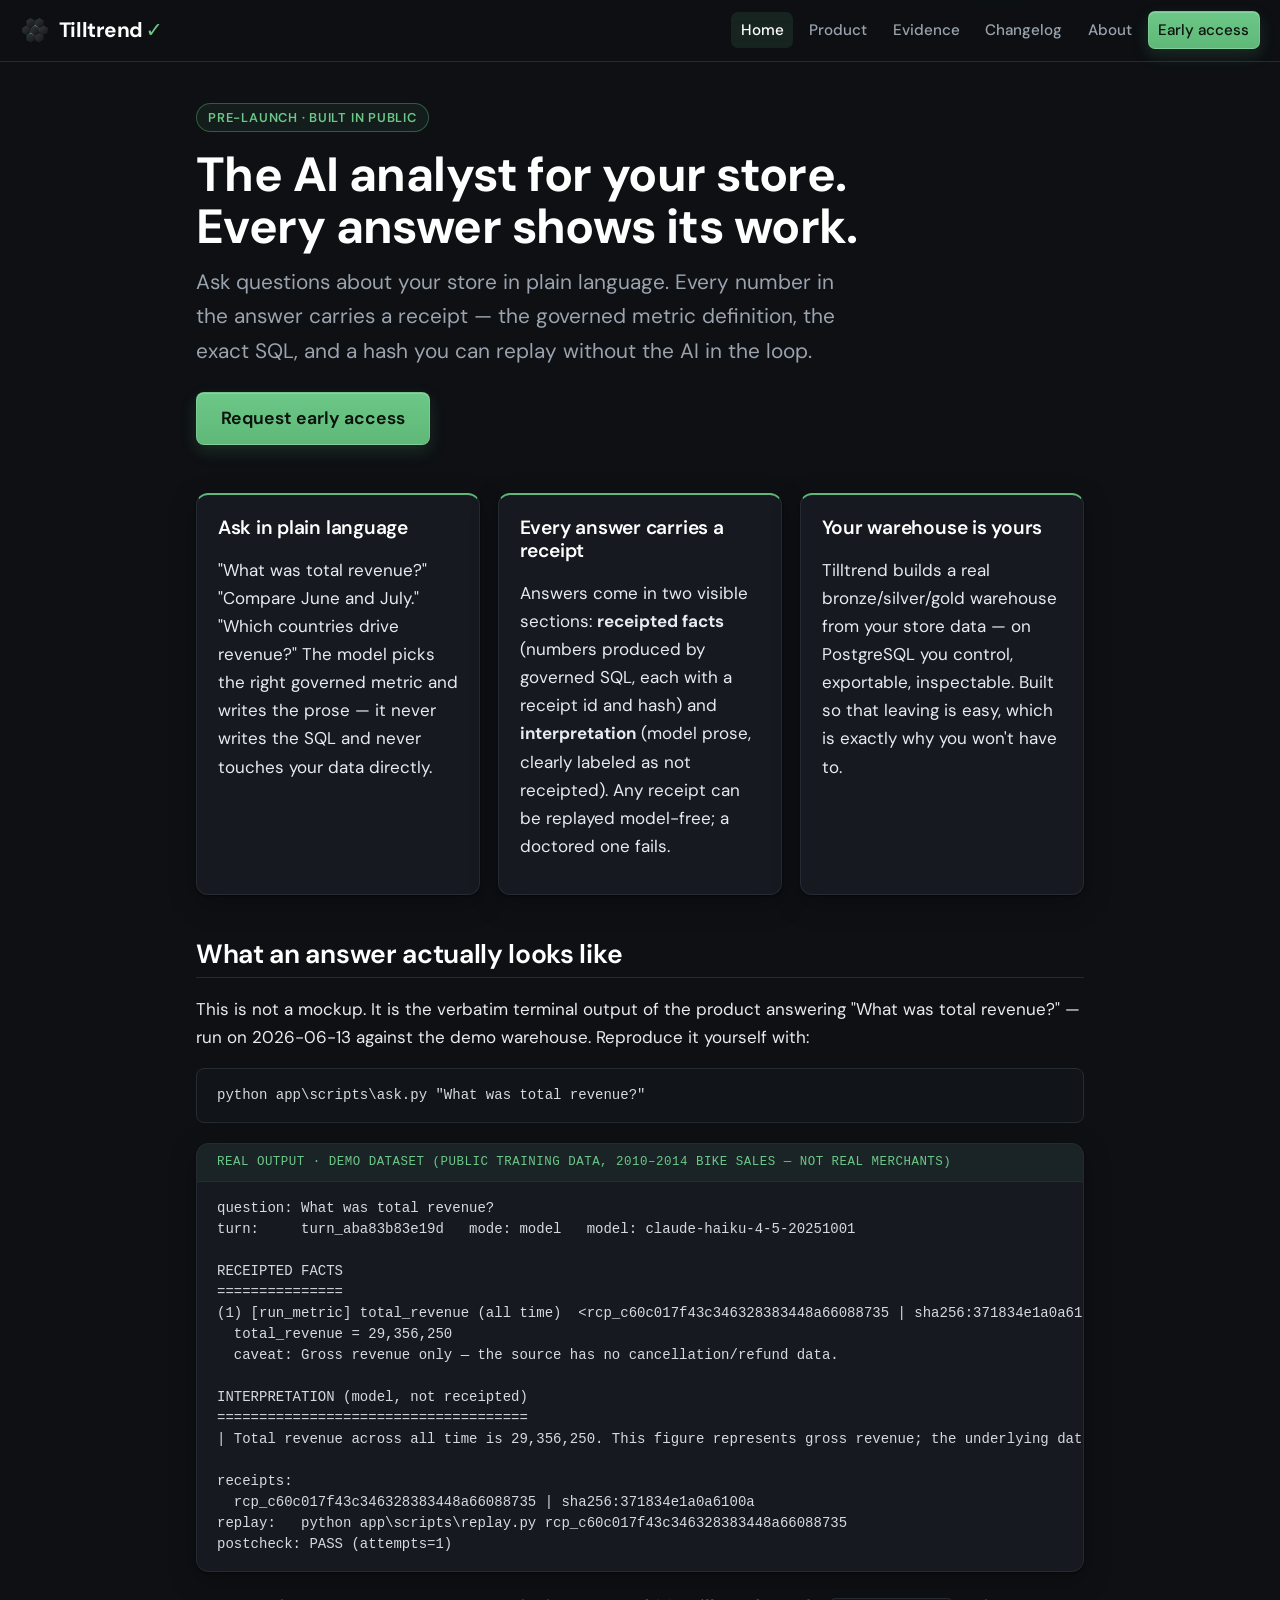
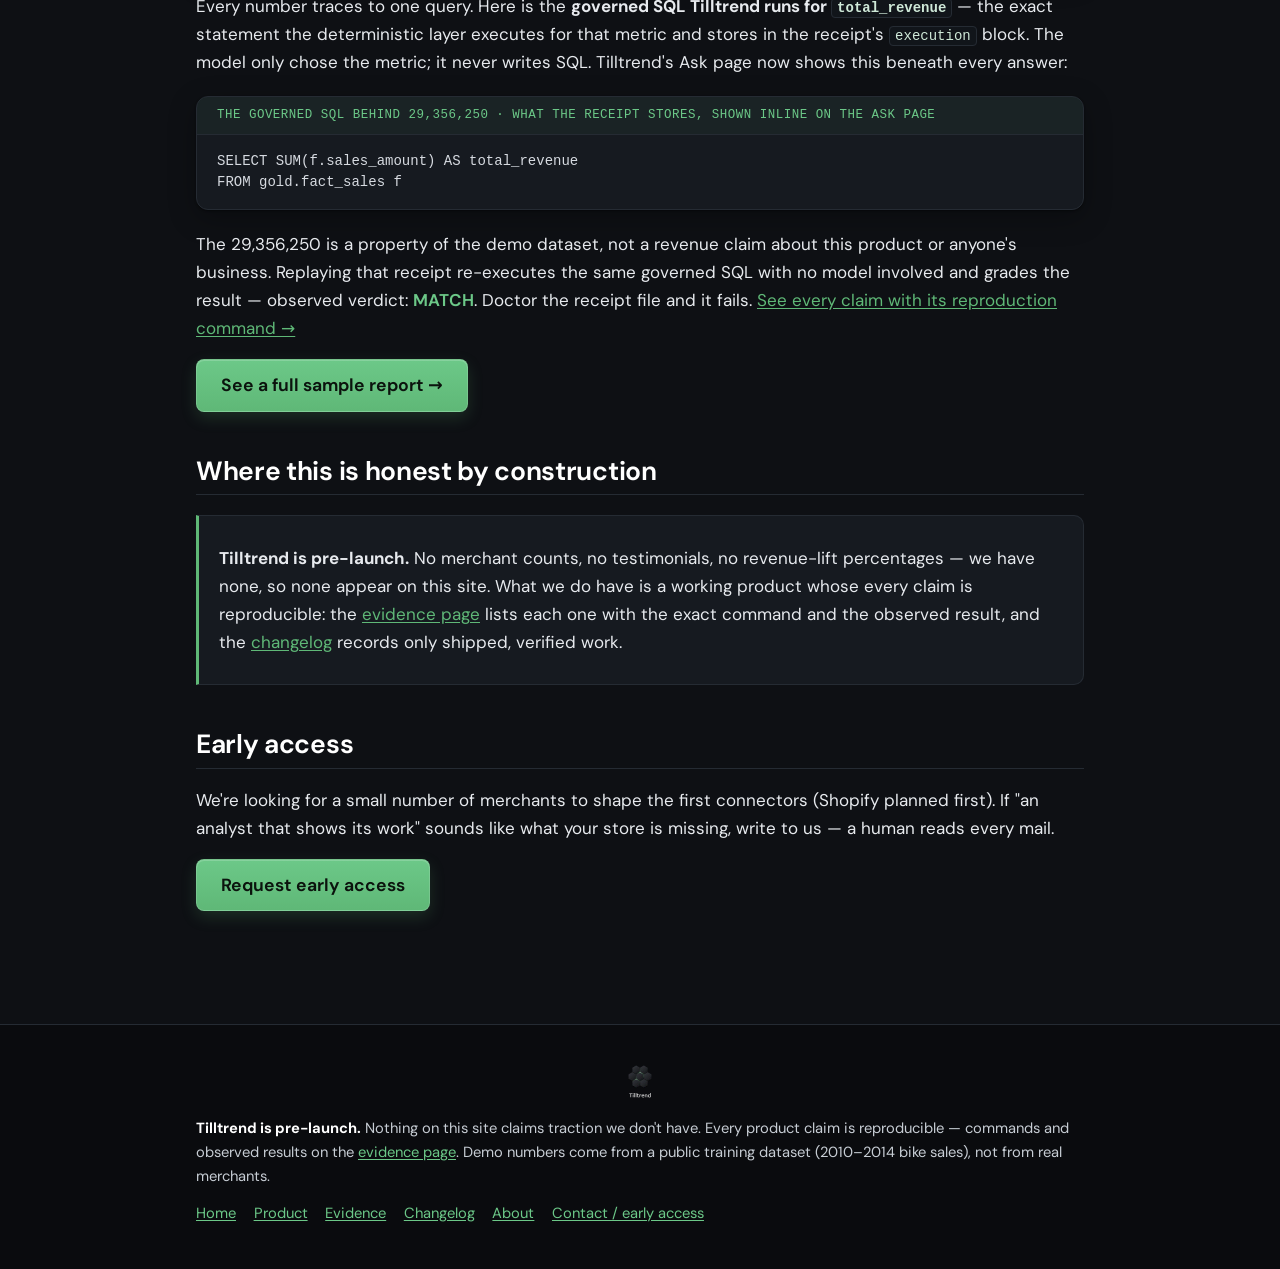
<file: index.html>
<!DOCTYPE html>
<html lang="en">
<head>
<meta charset="utf-8">
<meta name="viewport" content="width=device-width, initial-scale=1">
<title>Tilltrend — the AI analyst for your store. Every answer shows its work.</title>
<meta name="description" content="Tilltrend is an AI analyst for ecommerce stores. Every number it gives you carries a receipt: the governed metric, the exact SQL, and a replayable hash. Pre-launch, built in public.">
<link rel="icon" type="image/svg+xml" href="tilltrend-icon.svg">
<link rel="stylesheet" href="style.css">
</head>
<body>

<header class="site">
  <input type="checkbox" id="nav-toggle" class="nav-cb" aria-label="Toggle navigation menu">
  <a class="brand" href="index.html"><img class="logo" src="tilltrend-primary-lockup.svg" alt="Tilltrend" width="160" height="60"><span class="wordmark">Tilltrend<span class="tick">&#10003;</span></span></a>
  <label for="nav-toggle" class="nav-burger" title="Menu" aria-label="Open menu"><svg class="ic-burger" viewBox="0 0 24 24" fill="none" stroke="currentColor" stroke-width="2" stroke-linecap="round"><path d="M4 7h16"/><path d="M4 12h16"/><path d="M4 17h16"/></svg><svg class="ic-close" viewBox="0 0 24 24" fill="none" stroke="currentColor" stroke-width="2" stroke-linecap="round"><path d="M6 6l12 12M18 6 6 18"/></svg></label>
  <label for="nav-toggle" class="nav-scrim" aria-hidden="true"></label>
  <nav>
    <a href="index.html" aria-current="page">Home</a>
    <a href="product.html">Product</a>
    <a href="evidence.html">Evidence</a>
    <a href="changelog.html">Changelog</a>
    <a href="about.html">About</a>
    <a class="cta" href="mailto:contact@tilltrend.app?subject=Tilltrend%20early%20access">Early access</a>
  </nav>
</header>

<main>

<div class="hero">
  <span class="prelaunch">Pre-launch &middot; built in public</span>
  <h1>The AI analyst for your store.<br>Every answer shows its work.</h1>
  <p class="tagline">Ask questions about your store in plain language. Every number
  in the answer carries a receipt — the governed metric definition, the exact SQL,
  and a hash you can replay without the AI in the loop.</p>
  <a class="cta big" href="mailto:contact@tilltrend.app?subject=Tilltrend%20early%20access">Request early access</a>
</div>

<div class="threeup">
  <section>
    <h3>Ask in plain language</h3>
    <p>"What was total revenue?" "Compare June and July." "Which countries drive
    revenue?" The model picks the right governed metric and writes the prose —
    it never writes the SQL and never touches your data directly.</p>
  </section>
  <section>
    <h3>Every answer carries a receipt</h3>
    <p>Answers come in two visible sections: <strong>receipted facts</strong>
    (numbers produced by governed SQL, each with a receipt id and hash) and
    <strong>interpretation</strong> (model prose, clearly labeled as not
    receipted). Any receipt can be replayed model-free; a doctored one fails.</p>
  </section>
  <section>
    <h3>Your warehouse is yours</h3>
    <p>Tilltrend builds a real bronze/silver/gold warehouse from your store data —
    on PostgreSQL you control, exportable, inspectable. Built so that leaving is
    easy, which is exactly why you won't have to.</p>
  </section>
</div>

<h2>What an answer actually looks like</h2>

<p>This is not a mockup. It is the verbatim terminal output of the product
answering "What was total revenue?" — run on 2026-06-13 against the demo
warehouse. Reproduce it yourself with:</p>

<pre><code>python app\scripts\ask.py "What was total revenue?"</code></pre>

<div class="receipt">
  <div class="label">Real output &middot; demo dataset (public training data, 2010&ndash;2014 bike sales — not real merchants)</div>
<pre>question: What was total revenue?
turn:     turn_aba83b83e19d   mode: model   model: claude-haiku-4-5-20251001

RECEIPTED FACTS
===============
(1) [run_metric] total_revenue (all time)  &lt;rcp_c60c017f43c346328383448a66088735 | sha256:371834e1a0a6100a&gt;
  total_revenue = 29,356,250
  caveat: Gross revenue only — the source has no cancellation/refund data.

INTERPRETATION (model, not receipted)
=====================================
| Total revenue across all time is 29,356,250. This figure represents gross revenue; the underlying data does not include information on cancellations or refunds, so the actual net revenue may differ.

receipts:
  rcp_c60c017f43c346328383448a66088735 | sha256:371834e1a0a6100a
replay:   python app\scripts\replay.py rcp_c60c017f43c346328383448a66088735
postcheck: PASS (attempts=1)</pre>
</div>

<p>Every number traces to one query. Here is the <strong>governed SQL Tilltrend runs
for <code>total_revenue</code></strong> — the exact statement the deterministic
layer executes for that metric and stores in the receipt's <code>execution</code>
block. The model only chose the metric; it never writes SQL. Tilltrend's Ask page now
shows this beneath every answer:</p>

<div class="receipt">
  <div class="label">The governed SQL behind 29,356,250 &middot; what the receipt stores, shown inline on the Ask page</div>
<pre><code>SELECT SUM(f.sales_amount) AS total_revenue
FROM gold.fact_sales f</code></pre>
</div>

<p>The 29,356,250 is a property of the demo dataset, not a revenue claim about
this product or anyone's business. Replaying that receipt re-executes the same
governed SQL with no model involved and grades the result — observed verdict:
<span class="observed">MATCH</span>. Doctor the receipt file and it fails.
<a href="evidence.html">See every claim with its reproduction command &rarr;</a></p>

<p><a class="cta big" href="sample-report.html">See a full sample report &rarr;</a></p>

<h2>Where this is honest by construction</h2>

<div class="honest">
  <p><strong>Tilltrend is pre-launch.</strong> No merchant counts, no testimonials,
  no revenue-lift percentages — we have none, so none appear on this site. What
  we do have is a working product whose every claim is reproducible: the
  <a href="evidence.html">evidence page</a> lists each one with the exact command
  and the observed result, and the <a href="changelog.html">changelog</a> records
  only shipped, verified work.</p>
</div>

<h2>Early access</h2>

<p>We're looking for a small number of merchants to shape the first connectors
(Shopify planned first). If "an analyst that shows its work" sounds like what
your store is missing, write to us — a human reads every mail.</p>

<p><a class="cta big" href="mailto:contact@tilltrend.app?subject=Tilltrend%20early%20access">Request early access</a></p>

</main>

<footer class="site">
  <img class="footer-logo" src="tilltrend-lockup-dark-white.svg" alt="Tilltrend" width="180" height="75">
  <p><strong>Tilltrend is pre-launch.</strong> Nothing on this site claims traction
  we don't have. Every product claim is reproducible — commands and observed
  results on the <a href="evidence.html">evidence page</a>. Demo numbers come from
  a public training dataset (2010&ndash;2014 bike sales), not from real merchants.</p>
  <nav>
    <a href="index.html">Home</a>
    <a href="product.html">Product</a>
    <a href="evidence.html">Evidence</a>
    <a href="changelog.html">Changelog</a>
    <a href="about.html">About</a>
    <a href="mailto:contact@tilltrend.app?subject=Tilltrend%20early%20access">Contact / early access</a>
  </nav>
</footer>

</body>
</html>
</file>
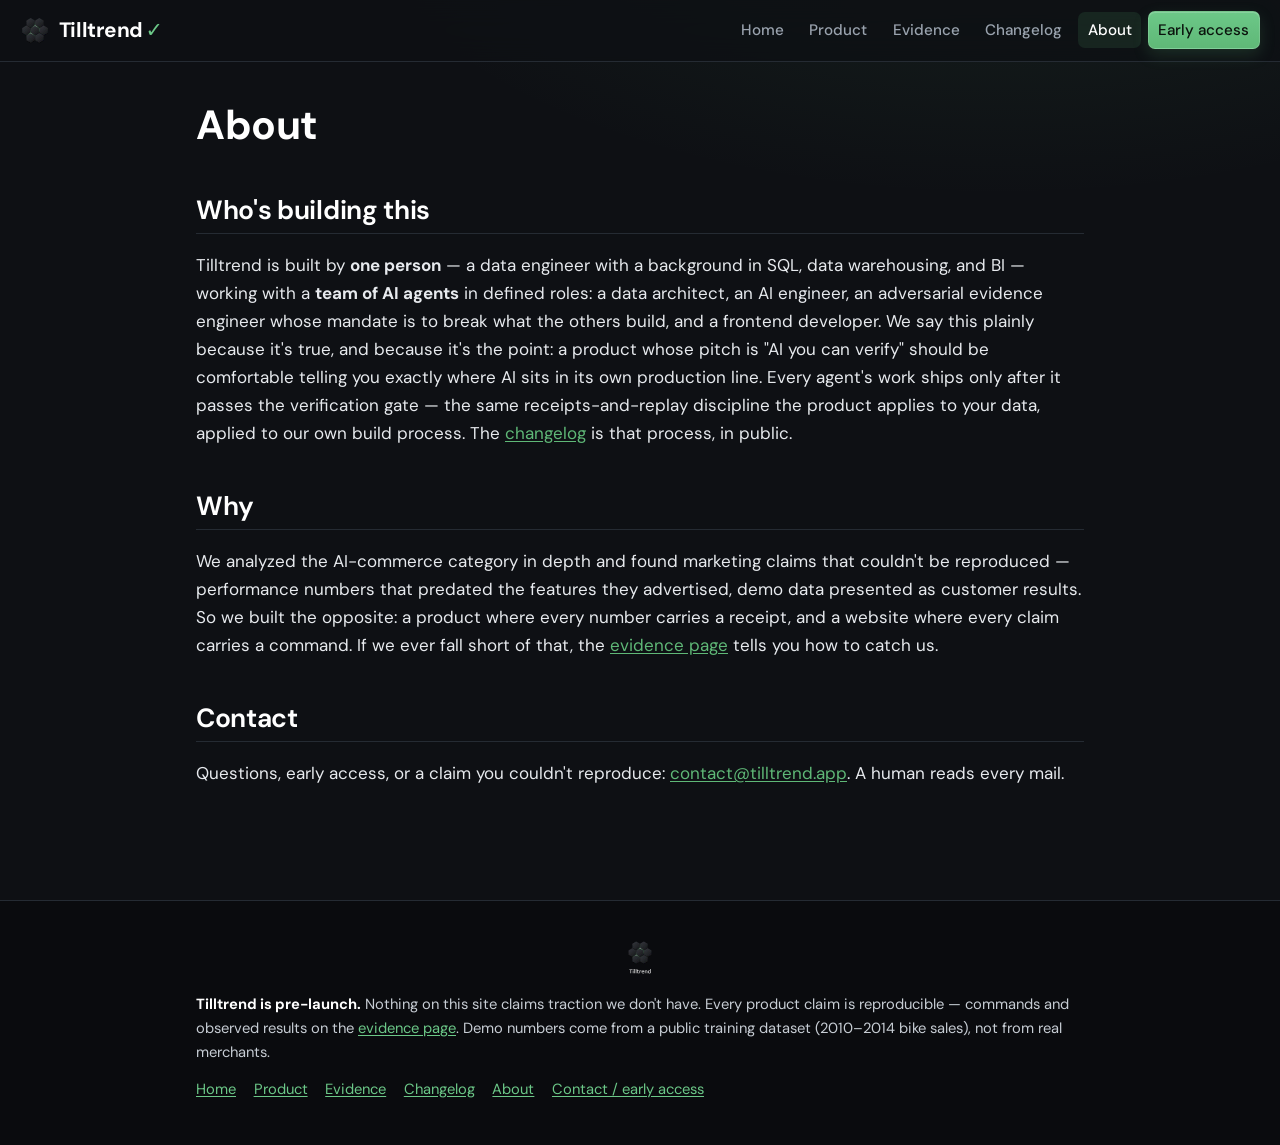
<file: about.html>
<!DOCTYPE html>
<html lang="en">
<head>
<meta charset="utf-8">
<meta name="viewport" content="width=device-width, initial-scale=1">
<title>About — who's building Tilltrend, and why | Tilltrend</title>
<meta name="description" content="Tilltrend is built by one data engineer and a team of AI agents, in public, with every claim reproducible. Here's why.">
<link rel="icon" type="image/svg+xml" href="tilltrend-icon.svg">
<link rel="stylesheet" href="style.css">
</head>
<body>

<header class="site">
  <input type="checkbox" id="nav-toggle" class="nav-cb" aria-label="Toggle navigation menu">
  <a class="brand" href="index.html"><img class="logo" src="tilltrend-primary-lockup.svg" alt="Tilltrend" width="160" height="60"><span class="wordmark">Tilltrend<span class="tick">&#10003;</span></span></a>
  <label for="nav-toggle" class="nav-burger" title="Menu" aria-label="Open menu"><svg class="ic-burger" viewBox="0 0 24 24" fill="none" stroke="currentColor" stroke-width="2" stroke-linecap="round"><path d="M4 7h16"/><path d="M4 12h16"/><path d="M4 17h16"/></svg><svg class="ic-close" viewBox="0 0 24 24" fill="none" stroke="currentColor" stroke-width="2" stroke-linecap="round"><path d="M6 6l12 12M18 6 6 18"/></svg></label>
  <label for="nav-toggle" class="nav-scrim" aria-hidden="true"></label>
  <nav>
    <a href="index.html">Home</a>
    <a href="product.html">Product</a>
    <a href="evidence.html">Evidence</a>
    <a href="changelog.html">Changelog</a>
    <a href="about.html" aria-current="page">About</a>
    <a class="cta" href="mailto:contact@tilltrend.app?subject=Tilltrend%20early%20access">Early access</a>
  </nav>
</header>

<main>

<h1>About</h1>

<h2>Who's building this</h2>

<p>Tilltrend is built by <strong>one person</strong> — a data engineer with a
background in SQL, data warehousing, and BI — working with a
<strong>team of AI agents</strong> in defined roles: a data architect, an AI
engineer, an adversarial evidence engineer whose mandate is to break what the
others build, and a frontend developer. We say this plainly because it's true,
and because it's the point: a product whose pitch is "AI you can verify" should
be comfortable telling you exactly where AI sits in its own production line.
Every agent's work ships only after it passes the verification gate — the same
receipts-and-replay discipline the product applies to your data, applied to our
own build process. The <a href="changelog.html">changelog</a> is that process,
in public.</p>

<h2>Why</h2>

<p>We analyzed the AI-commerce category in depth and found marketing claims that
couldn't be reproduced — performance numbers that predated the features they
advertised, demo data presented as customer results. So we built the opposite:
a product where every number carries a receipt, and a website where every claim
carries a command. If we ever fall short of that, the
<a href="evidence.html">evidence page</a> tells you how to catch us.</p>

<h2>Contact</h2>

<!-- TODO - BRAND INBOX: replace this personal inbox with a branded @tilltrend.app contact address once provisioned. Do not invent the address before it exists. -->
<p>Questions, early access, or a claim you couldn't reproduce:
<a href="mailto:contact@tilltrend.app?subject=Tilltrend%20early%20access">contact@tilltrend.app</a>.
A human reads every mail.</p>

</main>

<footer class="site">
  <img class="footer-logo" src="tilltrend-lockup-dark-white.svg" alt="Tilltrend" width="180" height="75">
  <p><strong>Tilltrend is pre-launch.</strong> Nothing on this site claims traction
  we don't have. Every product claim is reproducible — commands and observed
  results on the <a href="evidence.html">evidence page</a>. Demo numbers come from
  a public training dataset (2010&ndash;2014 bike sales), not from real merchants.</p>
  <nav>
    <a href="index.html">Home</a>
    <a href="product.html">Product</a>
    <a href="evidence.html">Evidence</a>
    <a href="changelog.html">Changelog</a>
    <a href="about.html">About</a>
    <a href="mailto:contact@tilltrend.app?subject=Tilltrend%20early%20access">Contact / early access</a>
  </nav>
</footer>

</body>
</html>
</file>
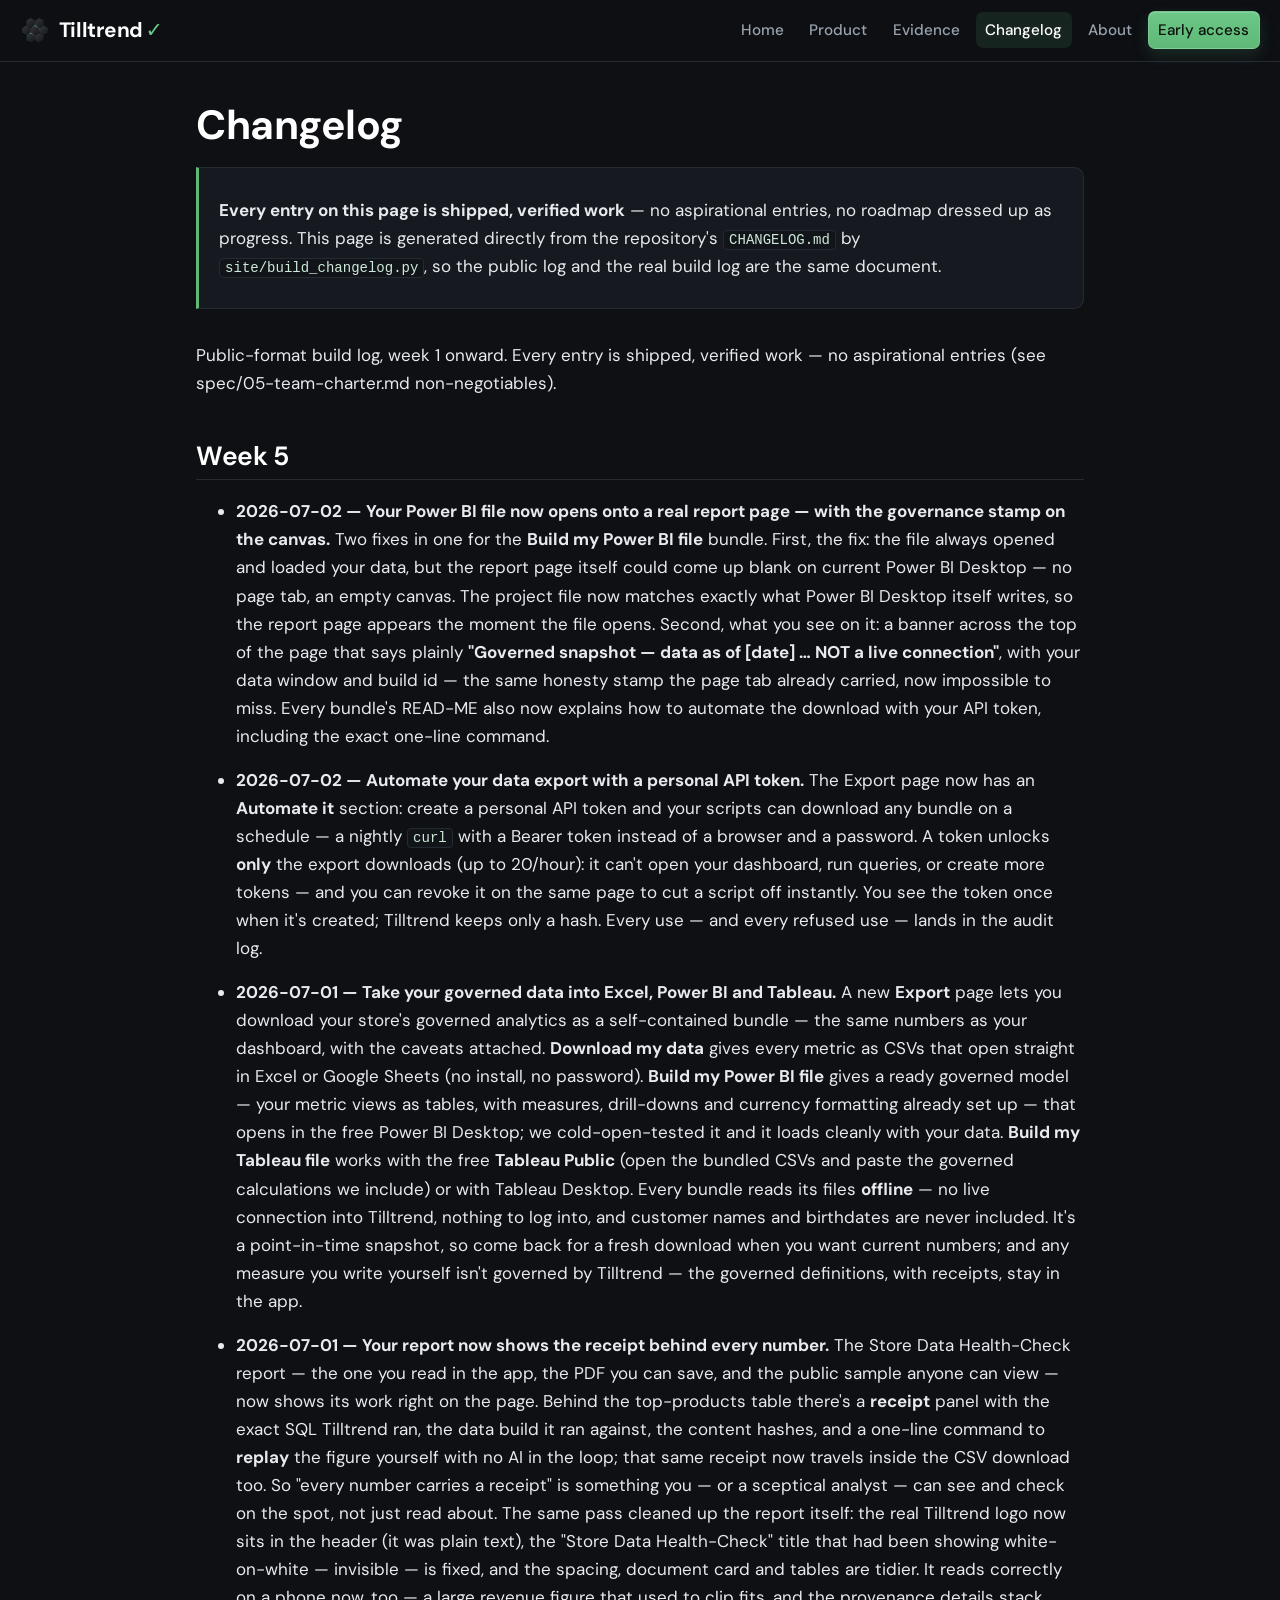
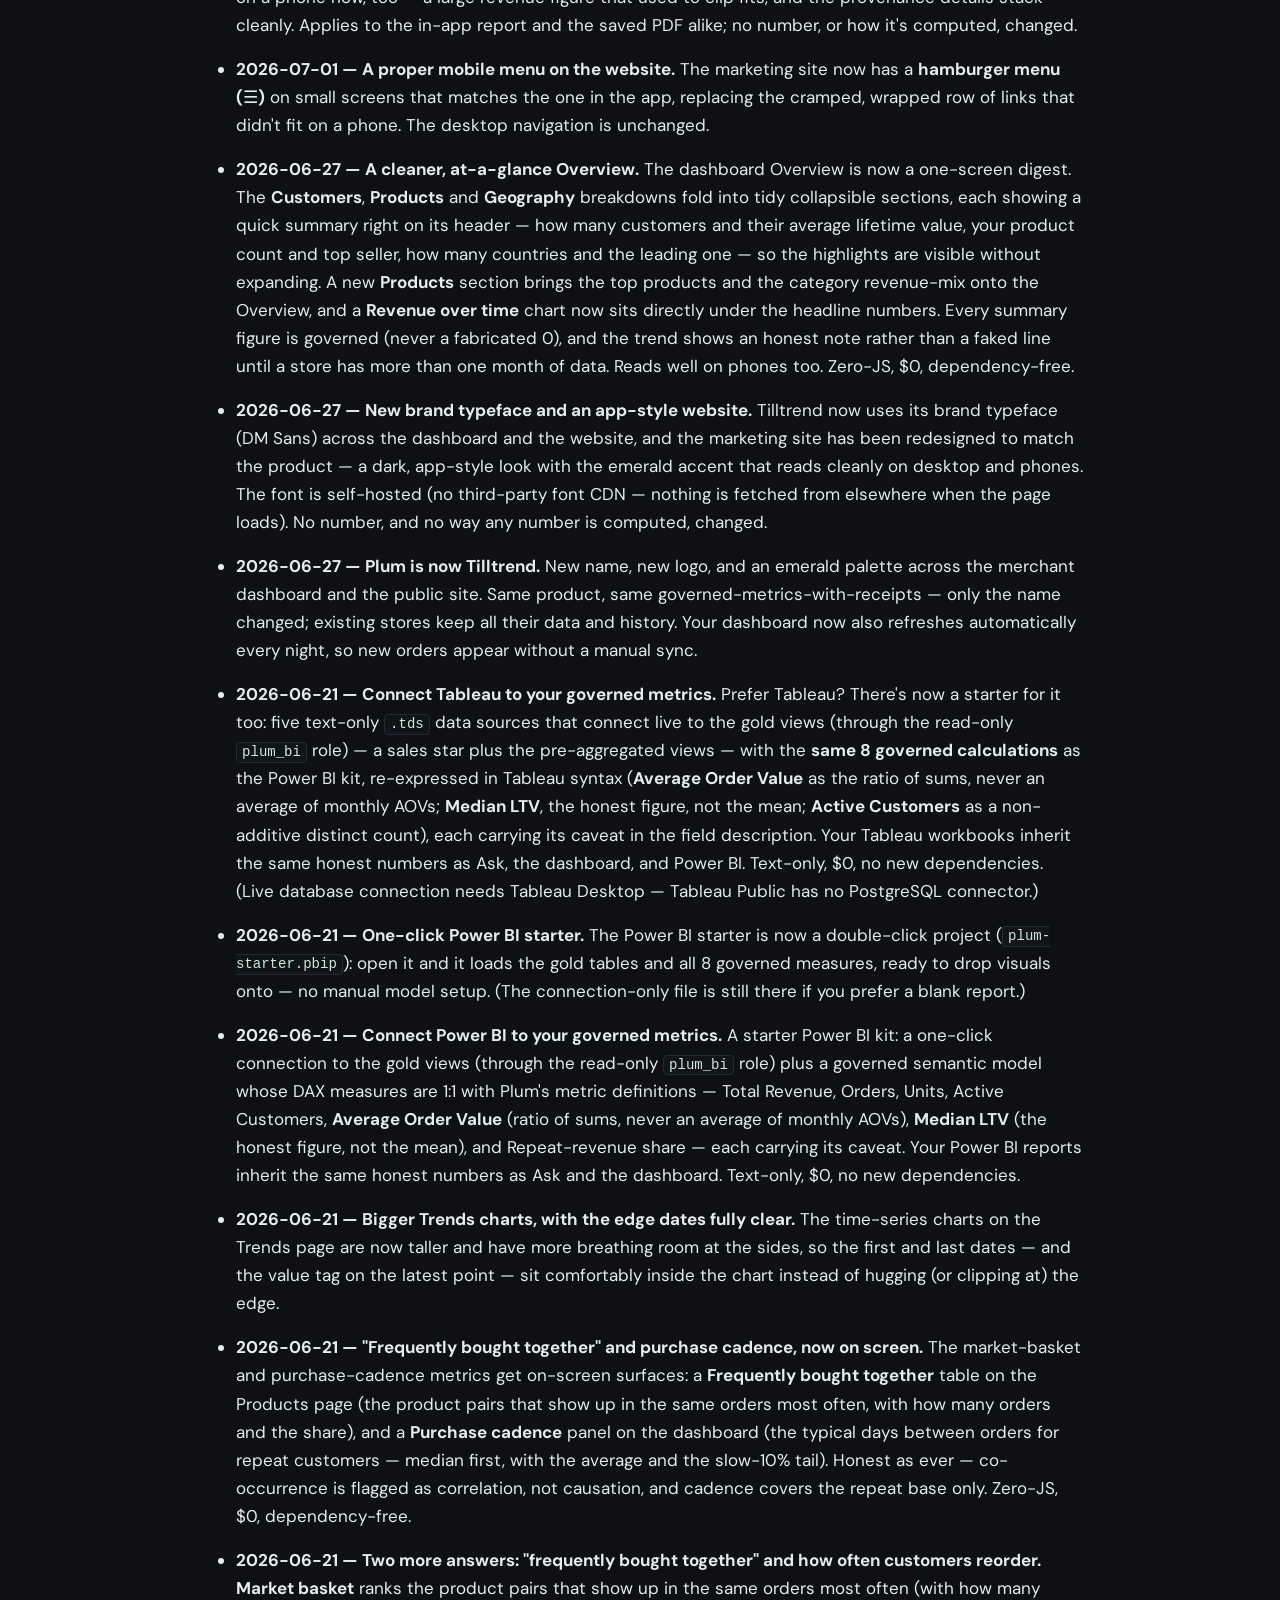
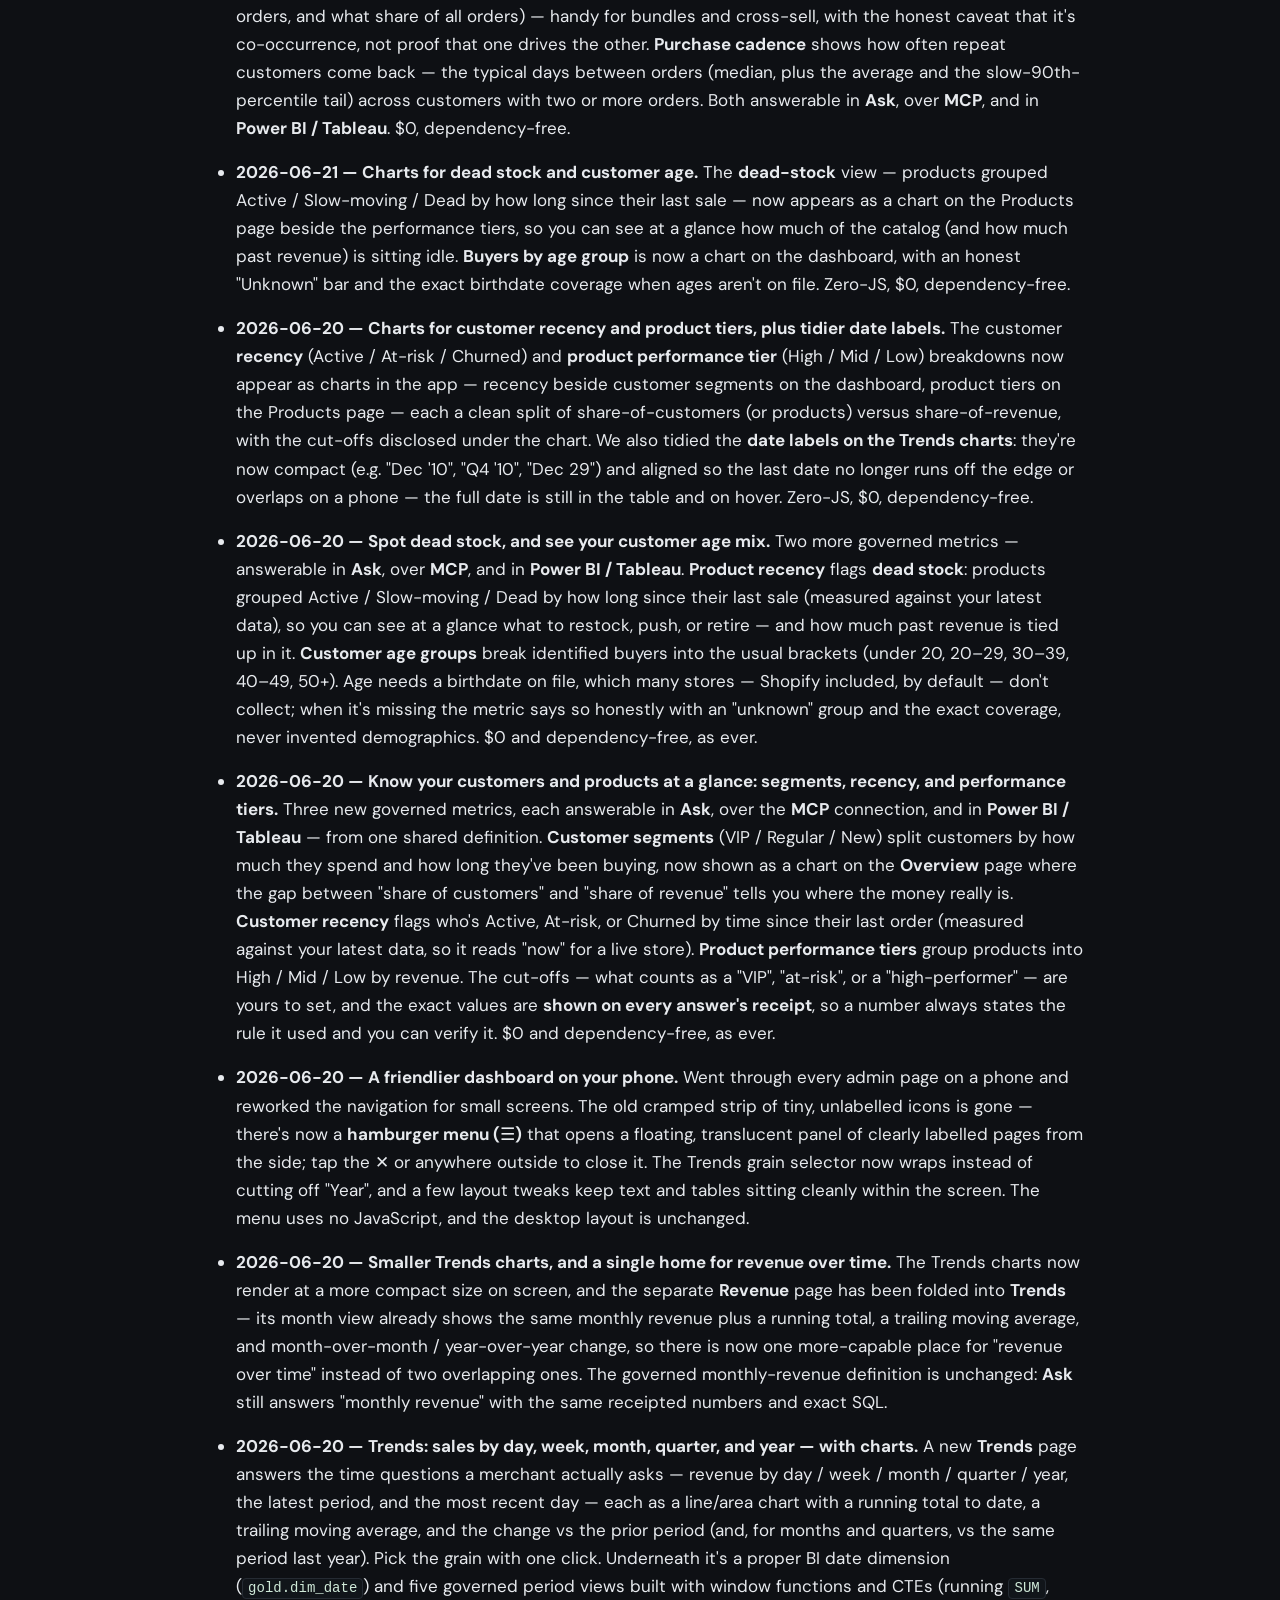
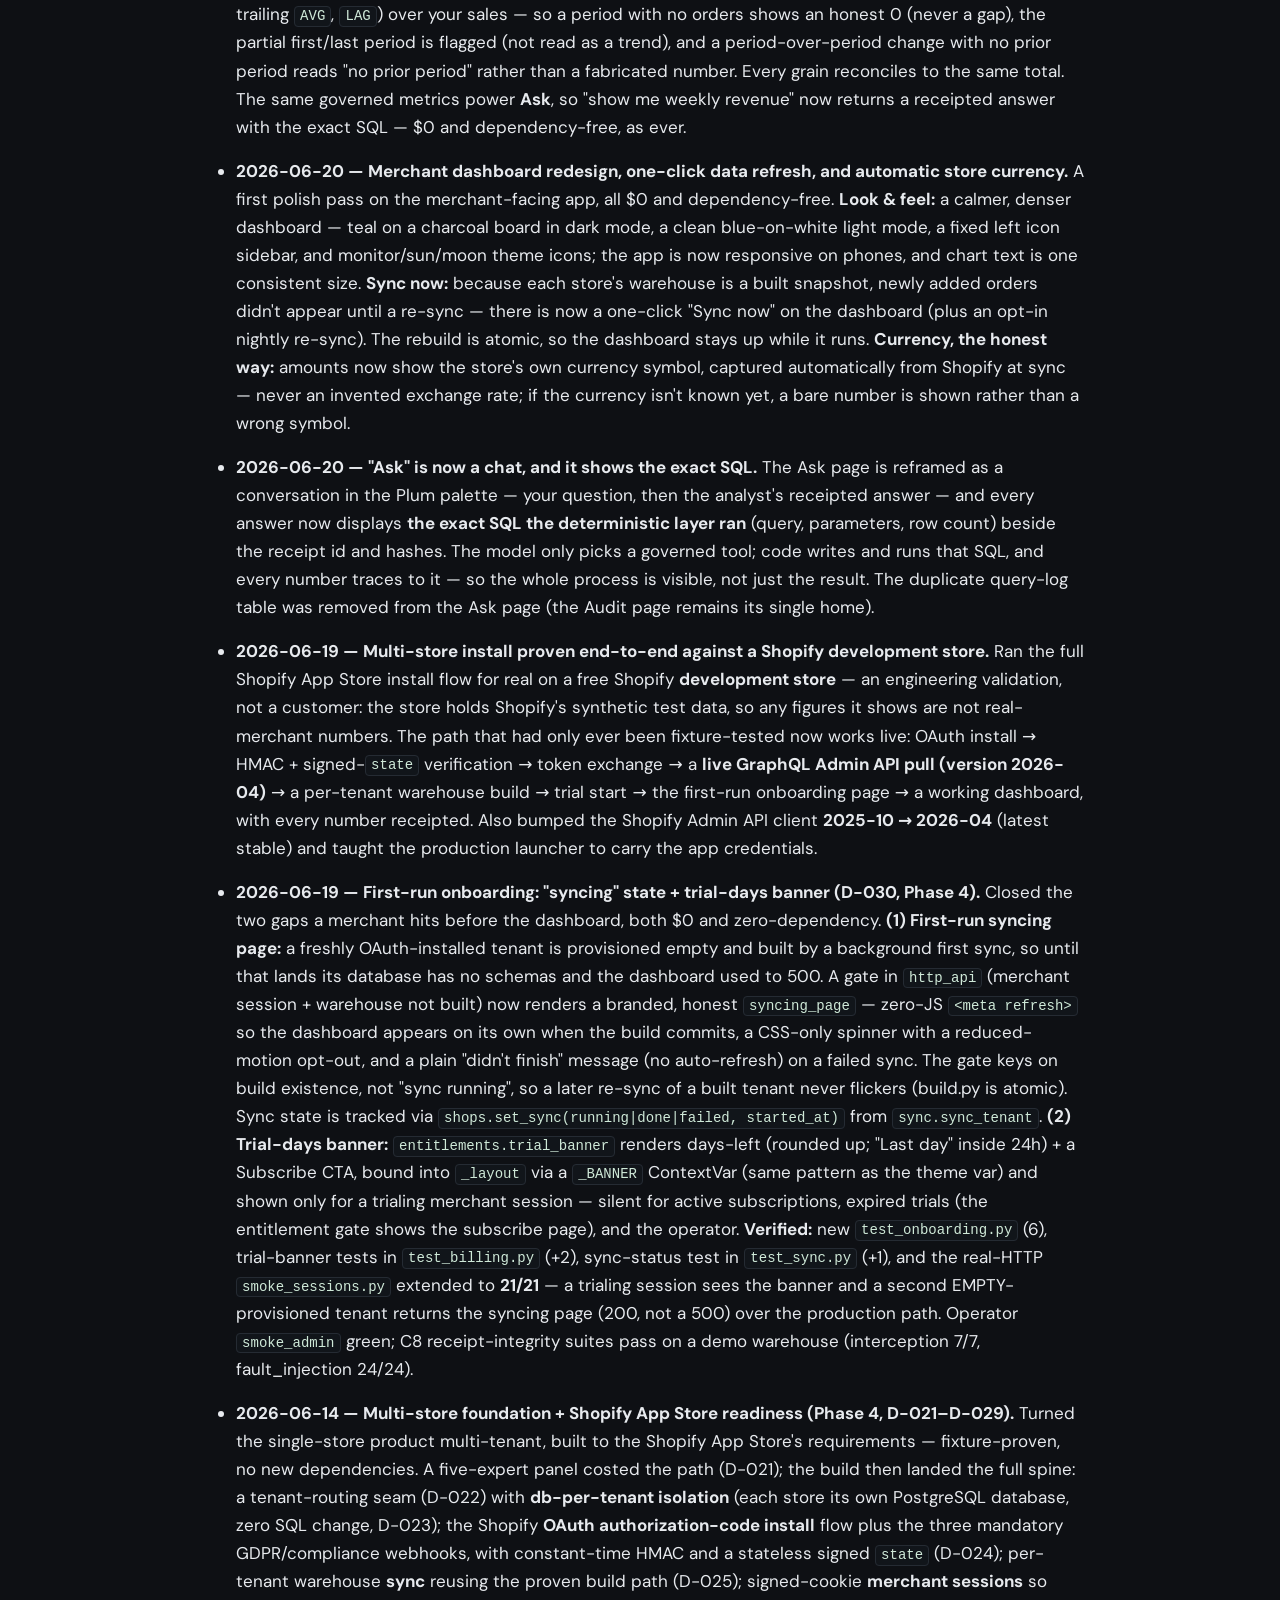
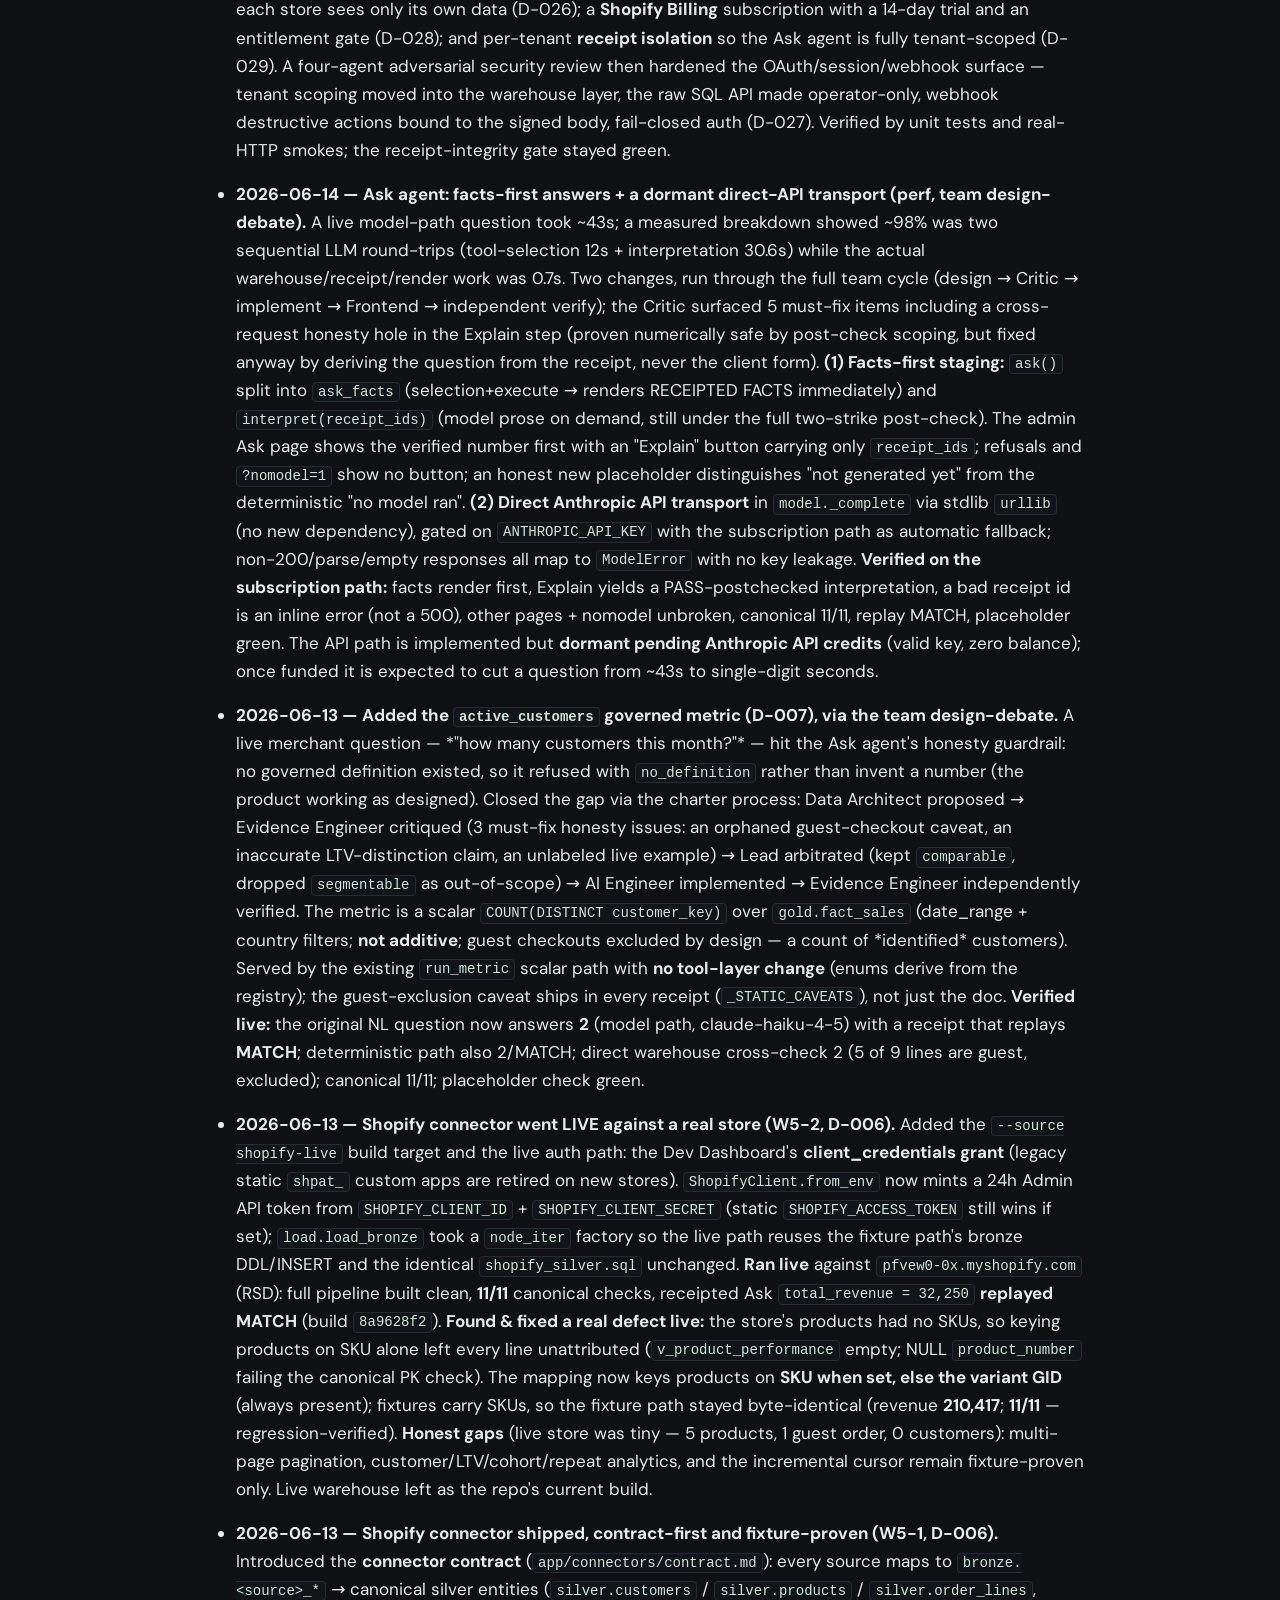
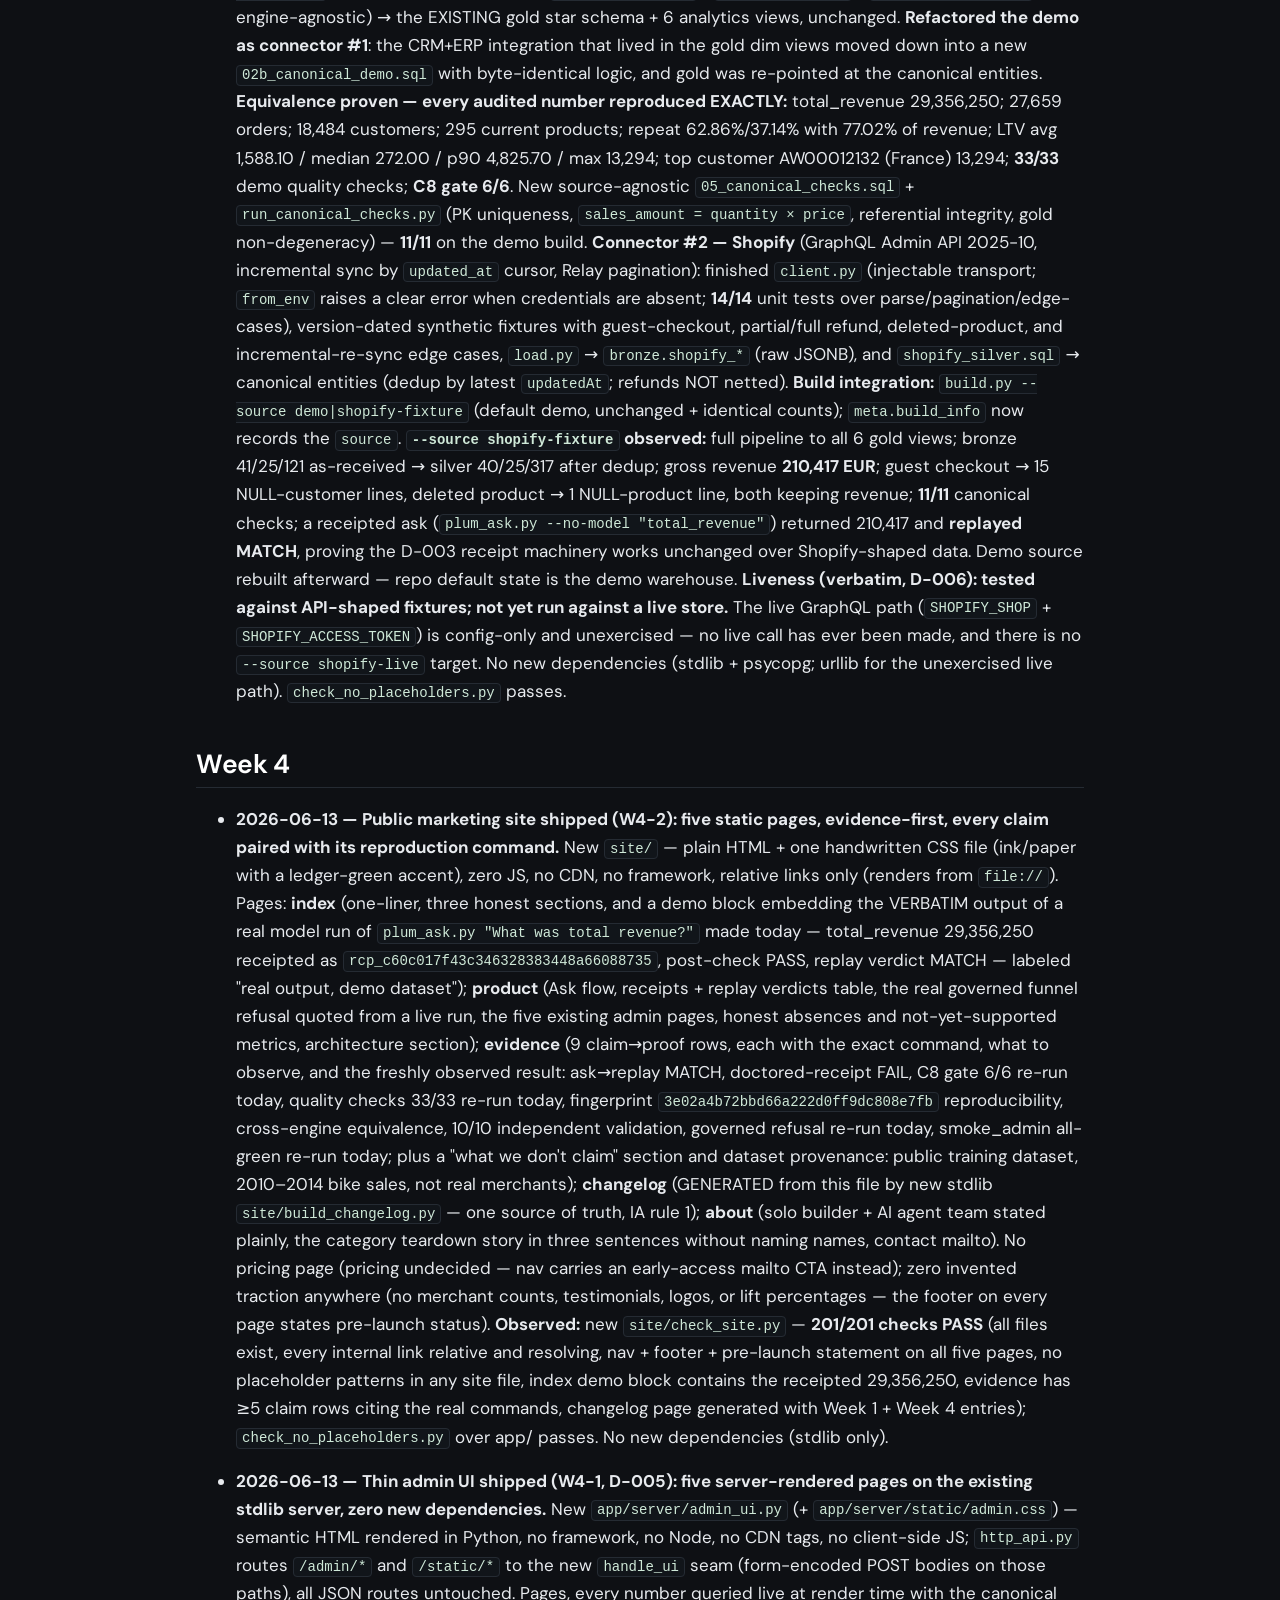
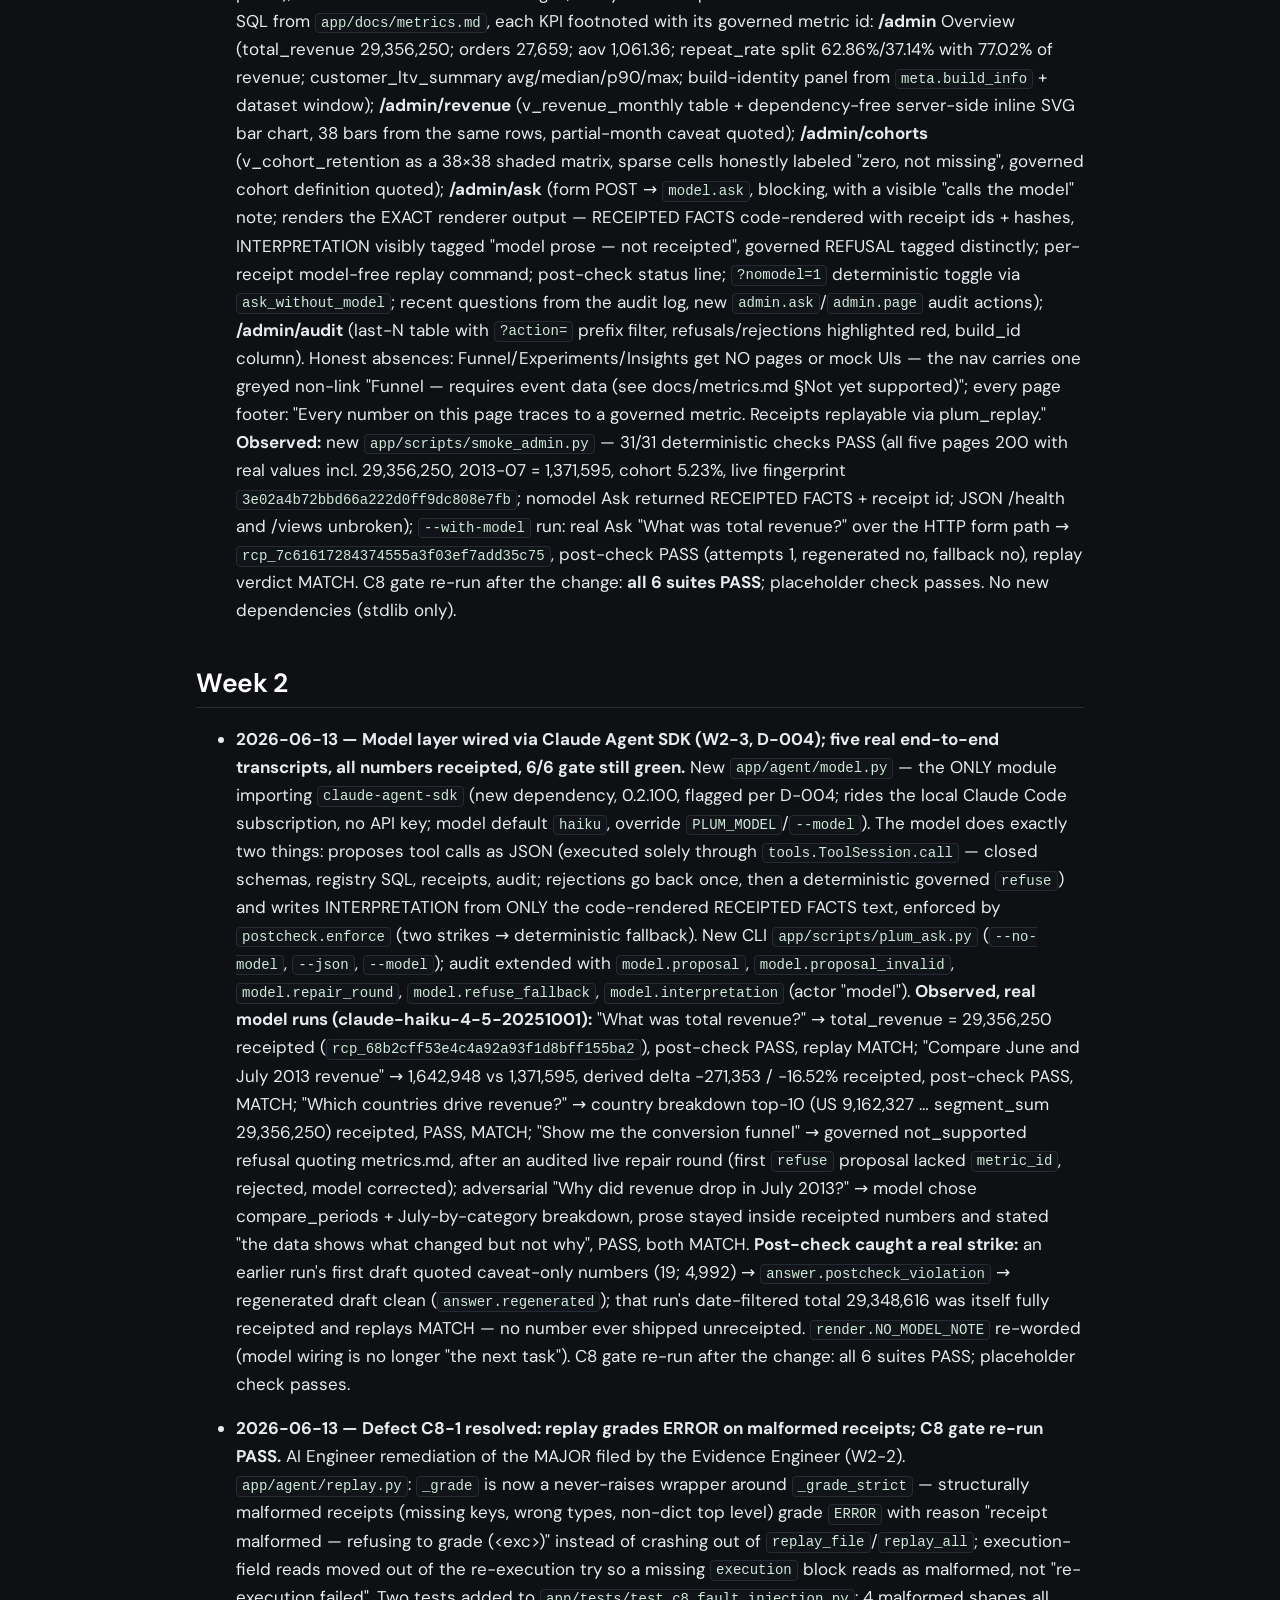
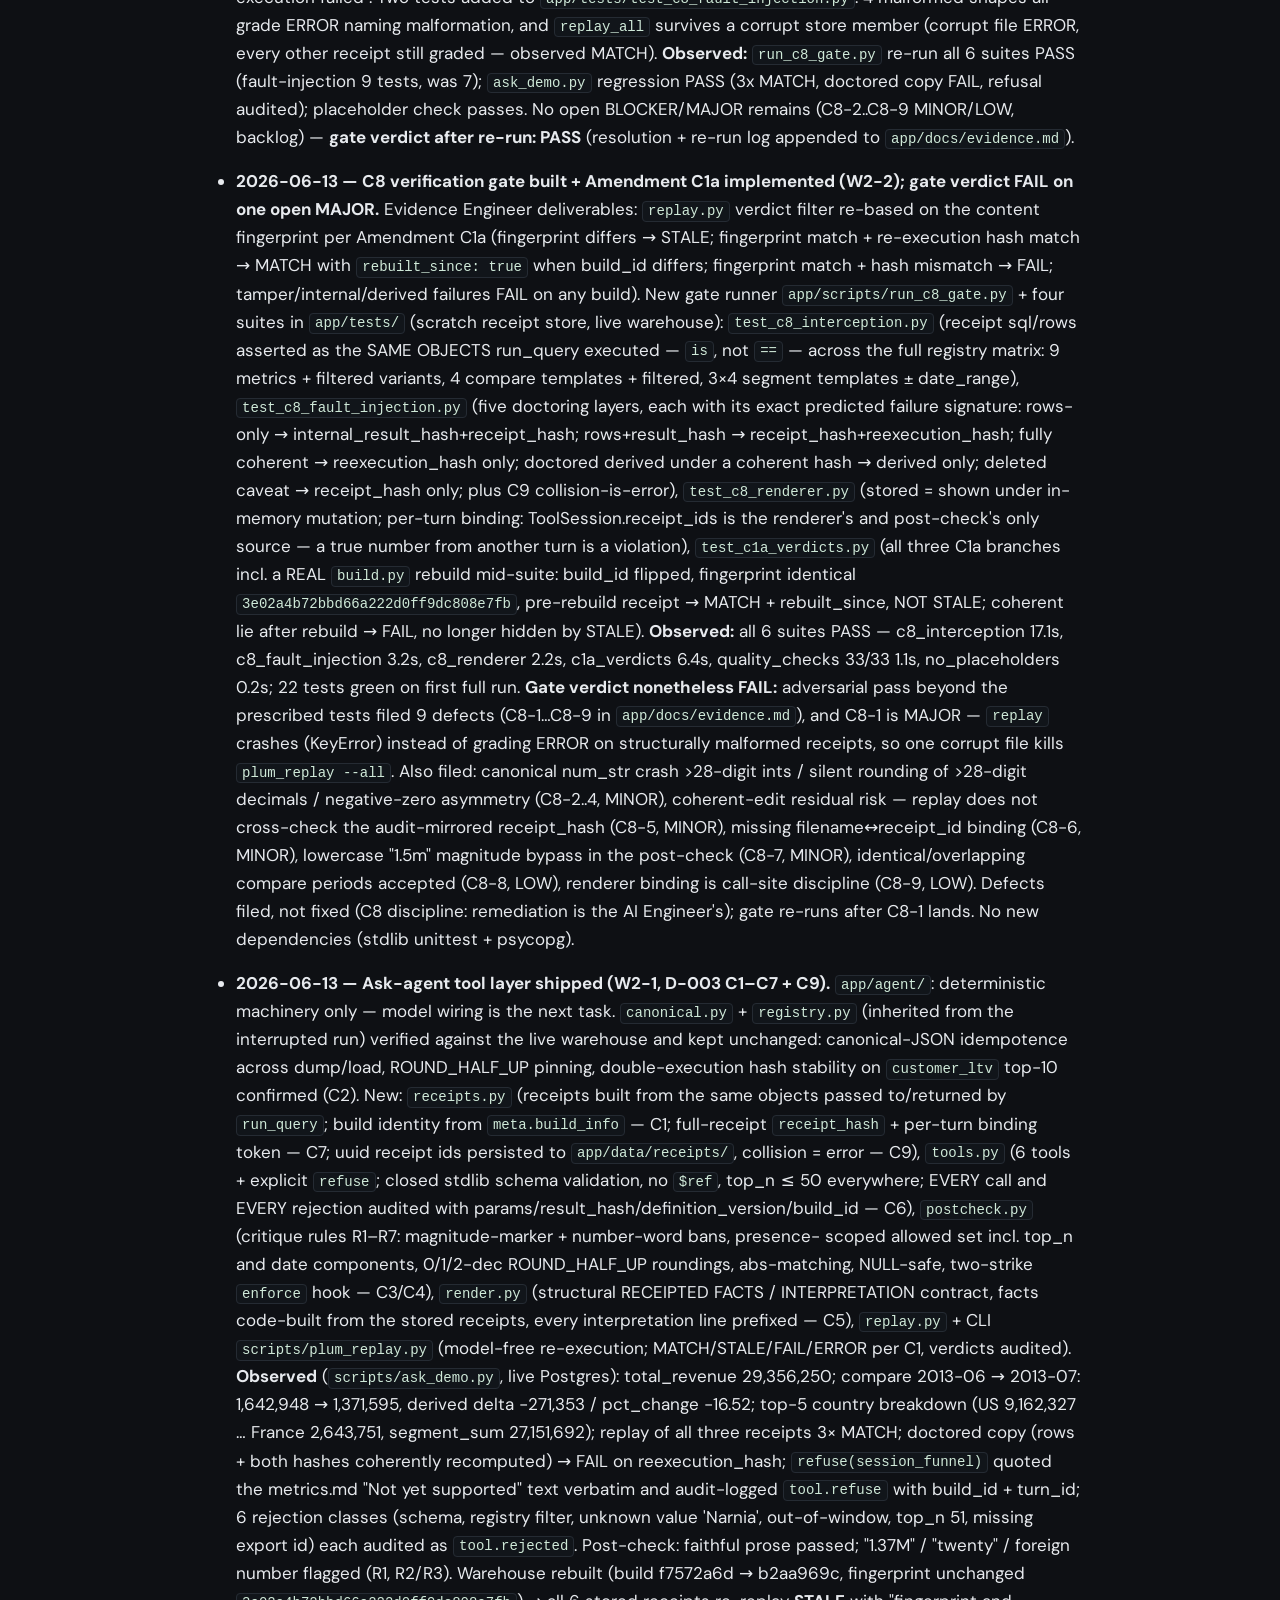
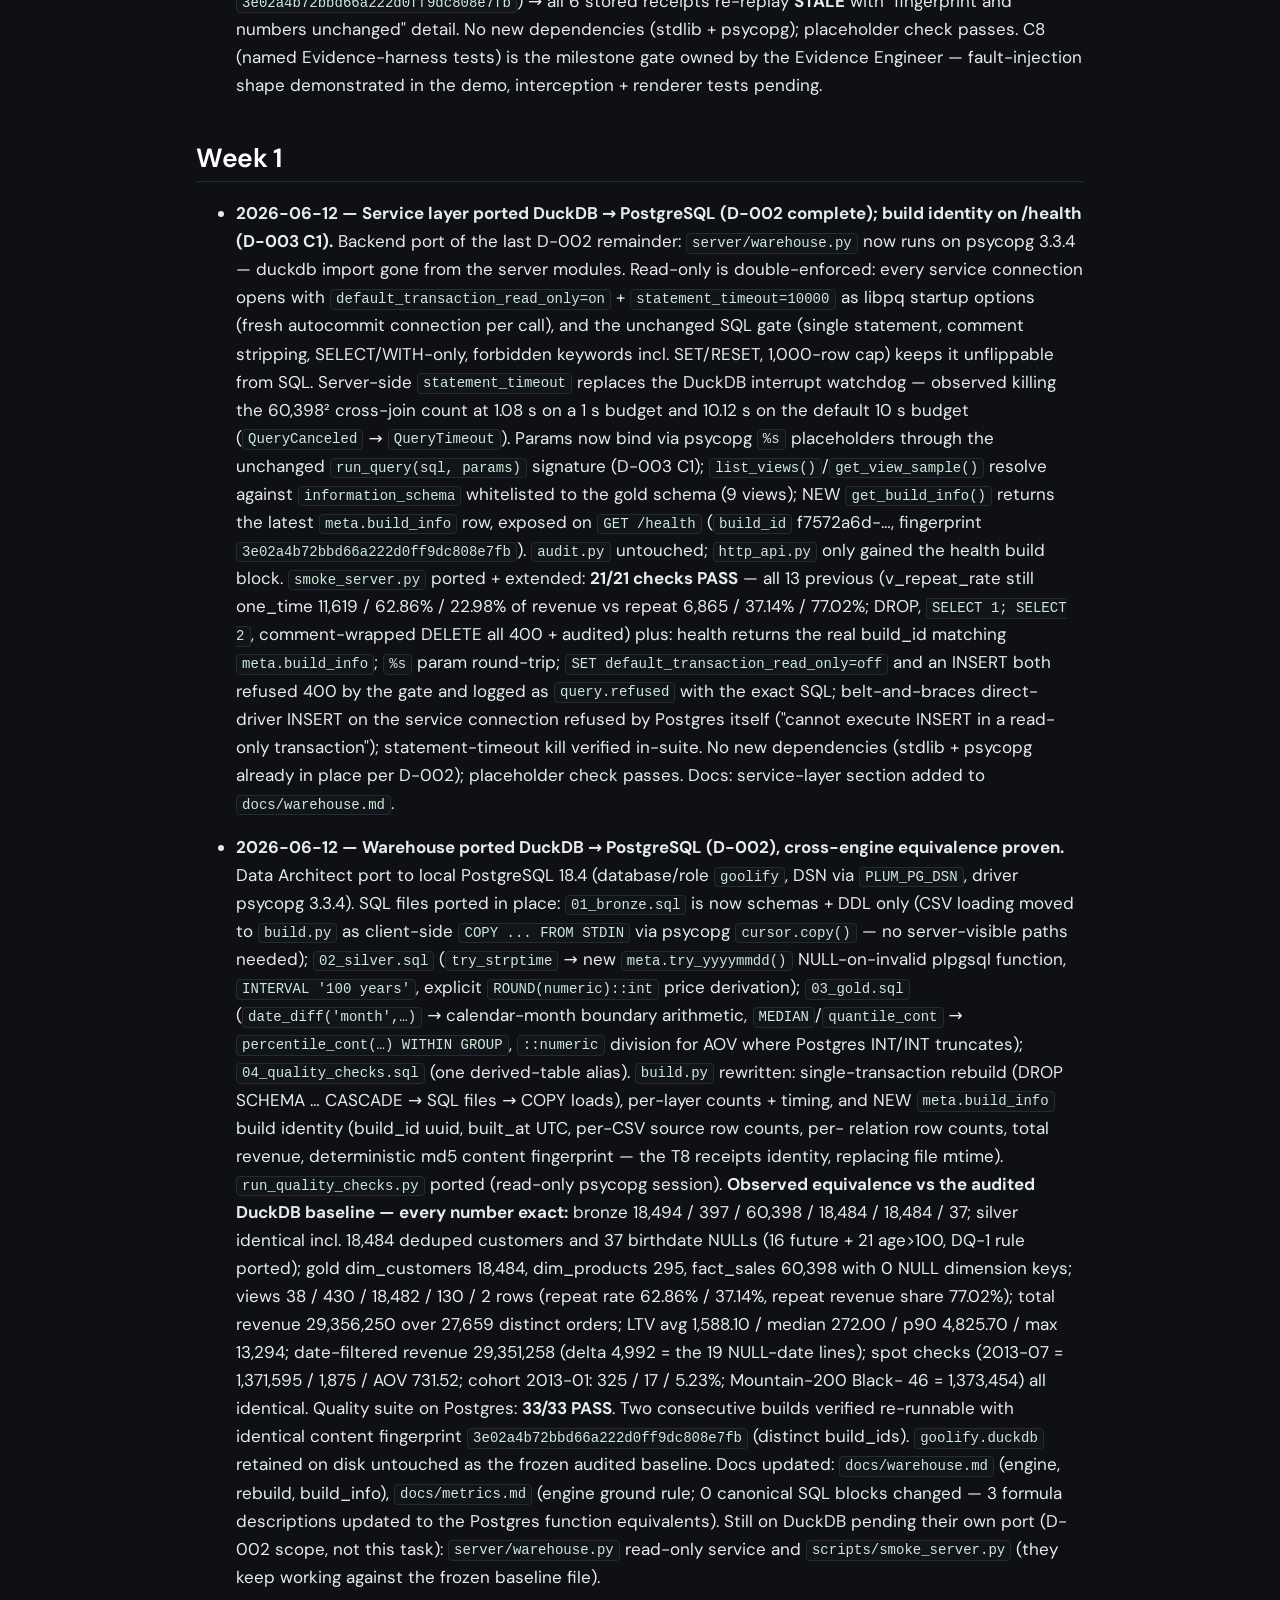
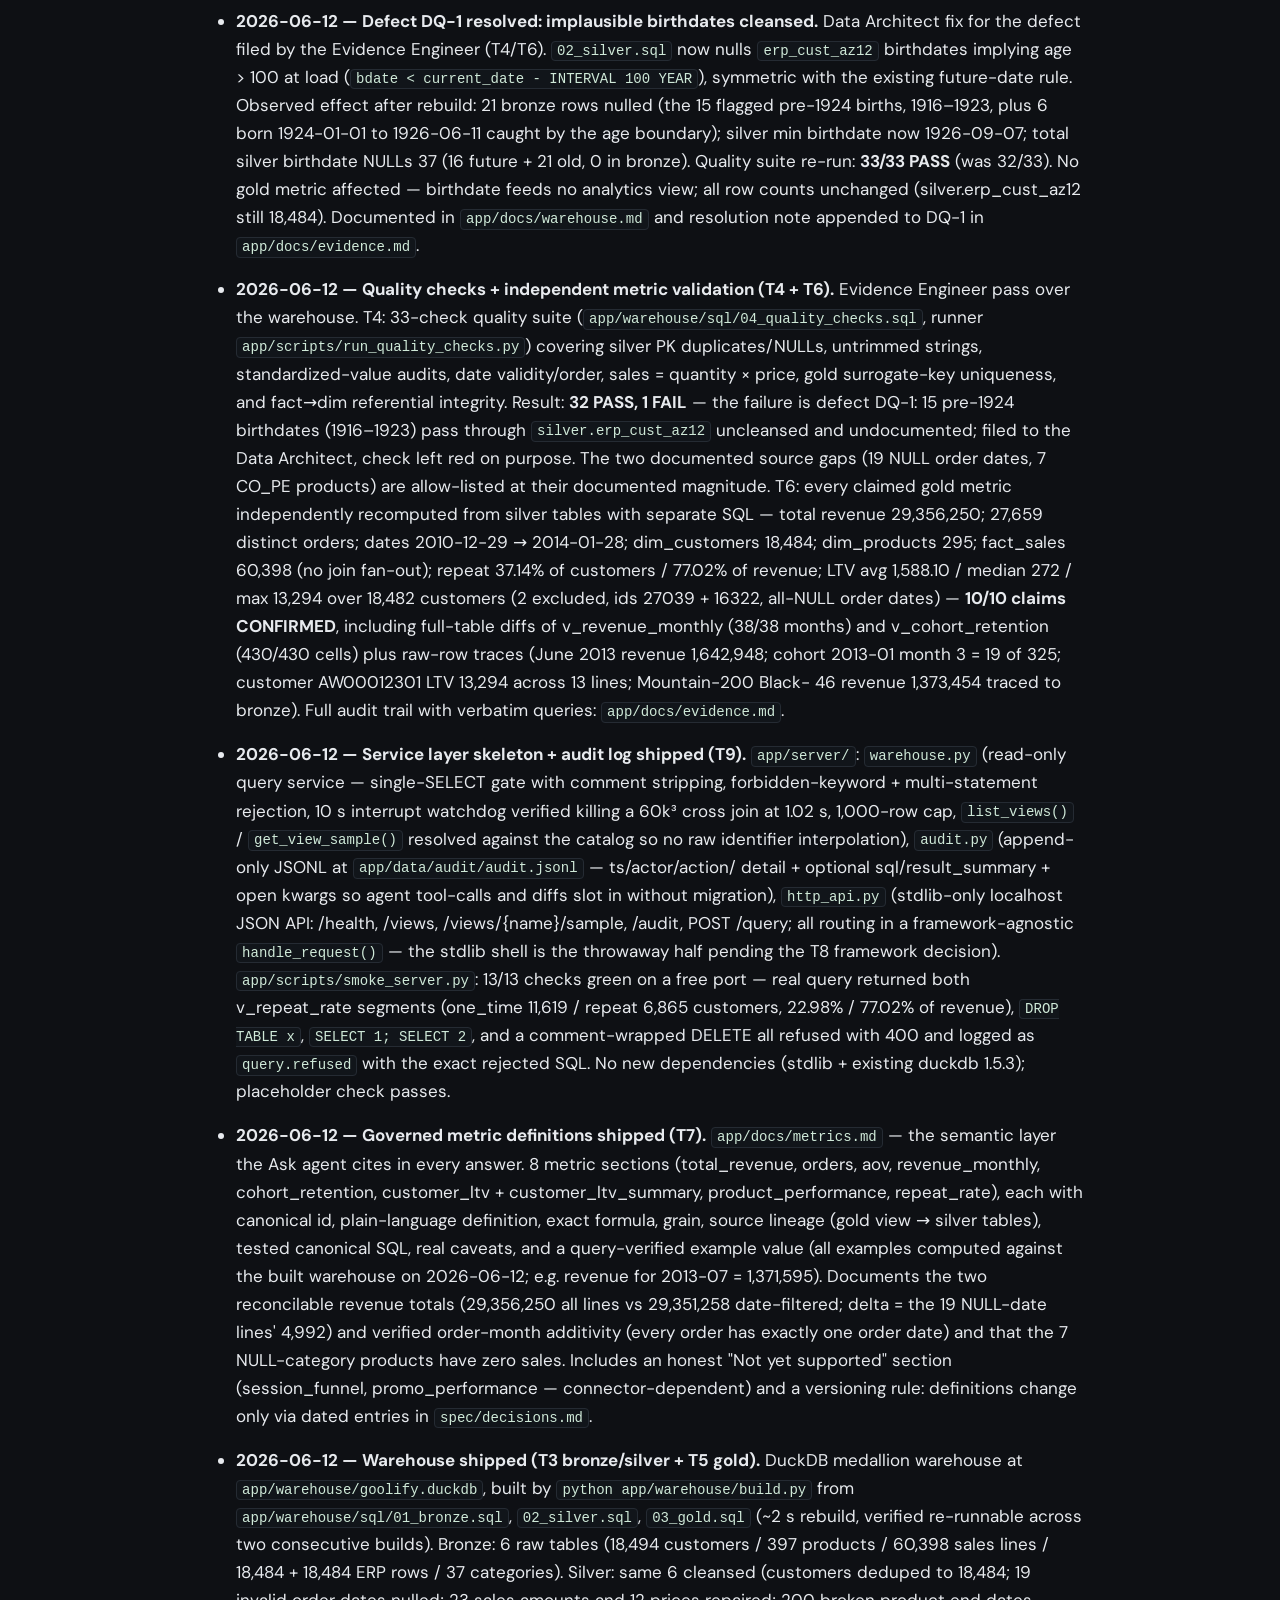
<file: changelog.html>
<!DOCTYPE html>
<html lang="en">
<head>
<meta charset="utf-8">
<meta name="viewport" content="width=device-width, initial-scale=1">
<title>Changelog — shipped, verified work | Tilltrend</title>
<meta name="description" content="The Tilltrend build log, week 1 onward. Every entry is shipped, verified work — no aspirational entries. Generated from the repository's CHANGELOG.md.">
<link rel="icon" type="image/svg+xml" href="tilltrend-icon.svg">
<link rel="stylesheet" href="style.css">
</head>
<body>

<header class="site">
  <input type="checkbox" id="nav-toggle" class="nav-cb" aria-label="Toggle navigation menu">
  <a class="brand" href="index.html"><img class="logo" src="tilltrend-primary-lockup.svg" alt="Tilltrend" width="160" height="60"><span class="wordmark">Tilltrend<span class="tick">&#10003;</span></span></a>
  <label for="nav-toggle" class="nav-burger" title="Menu" aria-label="Open menu"><svg class="ic-burger" viewBox="0 0 24 24" fill="none" stroke="currentColor" stroke-width="2" stroke-linecap="round"><path d="M4 7h16"/><path d="M4 12h16"/><path d="M4 17h16"/></svg><svg class="ic-close" viewBox="0 0 24 24" fill="none" stroke="currentColor" stroke-width="2" stroke-linecap="round"><path d="M6 6l12 12M18 6 6 18"/></svg></label>
  <label for="nav-toggle" class="nav-scrim" aria-hidden="true"></label>
  <nav>
    <a href="index.html">Home</a>
    <a href="product.html">Product</a>
    <a href="evidence.html">Evidence</a>
    <a href="changelog.html" aria-current="page">Changelog</a>
    <a href="about.html">About</a>
    <a class="cta" href="mailto:contact@tilltrend.app?subject=Tilltrend%20early%20access">Early access</a>
  </nav>
</header>

<main>

<h1>Changelog</h1>

<div class="changelog-note">
  <p><strong>Every entry on this page is shipped, verified work</strong> — no
  aspirational entries, no roadmap dressed up as progress. This page is
  generated directly from the repository's <code>CHANGELOG.md</code> by
  <code>site/build_changelog.py</code>, so the public log and the real build
  log are the same document.</p>
</div>

<p>Public-format build log, week 1 onward. Every entry is shipped, verified work — no aspirational entries (see spec/05-team-charter.md non-negotiables).</p>

<h2>Week 5</h2>

<ul class="changelog">
  <li><strong>2026-07-02 — Your Power BI file now opens onto a real report page — with the governance stamp on the canvas.</strong> Two fixes in one for the <strong>Build my Power BI file</strong> bundle. First, the fix: the file always opened and loaded your data, but the report page itself could come up blank on current Power BI Desktop — no page tab, an empty canvas. The project file now matches exactly what Power BI Desktop itself writes, so the report page appears the moment the file opens. Second, what you see on it: a banner across the top of the page that says plainly <strong>"Governed snapshot — data as of [date] … NOT a live connection"</strong>, with your data window and build id — the same honesty stamp the page tab already carried, now impossible to miss. Every bundle's READ-ME also now explains how to automate the download with your API token, including the exact one-line command.</li>
  <li><strong>2026-07-02 — Automate your data export with a personal API token.</strong> The Export page now has an <strong>Automate it</strong> section: create a personal API token and your scripts can download any bundle on a schedule — a nightly <code>curl</code> with a Bearer token instead of a browser and a password. A token unlocks <strong>only</strong> the export downloads (up to 20/hour): it can't open your dashboard, run queries, or create more tokens — and you can revoke it on the same page to cut a script off instantly. You see the token once when it's created; Tilltrend keeps only a hash. Every use — and every refused use — lands in the audit log.</li>
  <li><strong>2026-07-01 — Take your governed data into Excel, Power BI and Tableau.</strong> A new <strong>Export</strong> page lets you download your store's governed analytics as a self-contained bundle — the same numbers as your dashboard, with the caveats attached. <strong>Download my data</strong> gives every metric as CSVs that open straight in Excel or Google Sheets (no install, no password). <strong>Build my Power BI file</strong> gives a ready governed model — your metric views as tables, with measures, drill-downs and currency formatting already set up — that opens in the free Power BI Desktop; we cold-open-tested it and it loads cleanly with your data. <strong>Build my Tableau file</strong> works with the free <strong>Tableau Public</strong> (open the bundled CSVs and paste the governed calculations we include) or with Tableau Desktop. Every bundle reads its files <strong>offline</strong> — no live connection into Tilltrend, nothing to log into, and customer names and birthdates are never included. It's a point-in-time snapshot, so come back for a fresh download when you want current numbers; and any measure you write yourself isn't governed by Tilltrend — the governed definitions, with receipts, stay in the app.</li>
  <li><strong>2026-07-01 — Your report now shows the receipt behind every number.</strong> The Store Data Health-Check report — the one you read in the app, the PDF you can save, and the public sample anyone can view — now shows its work right on the page. Behind the top-products table there's a <strong>receipt</strong> panel with the exact SQL Tilltrend ran, the data build it ran against, the content hashes, and a one-line command to <strong>replay</strong> the figure yourself with no AI in the loop; that same receipt now travels inside the CSV download too. So "every number carries a receipt" is something you — or a sceptical analyst — can see and check on the spot, not just read about. The same pass cleaned up the report itself: the real Tilltrend logo now sits in the header (it was plain text), the "Store Data Health-Check" title that had been showing white-on-white — invisible — is fixed, and the spacing, document card and tables are tidier. It reads correctly on a phone now, too — a large revenue figure that used to clip fits, and the provenance details stack cleanly. Applies to the in-app report and the saved PDF alike; no number, or how it's computed, changed.</li>
  <li><strong>2026-07-01 — A proper mobile menu on the website.</strong> The marketing site now has a <strong>hamburger menu (☰)</strong> on small screens that matches the one in the app, replacing the cramped, wrapped row of links that didn't fit on a phone. The desktop navigation is unchanged.</li>
  <li><strong>2026-06-27 — A cleaner, at-a-glance Overview.</strong> The dashboard Overview is now a one-screen digest. The <strong>Customers</strong>, <strong>Products</strong> and <strong>Geography</strong> breakdowns fold into tidy collapsible sections, each showing a quick summary right on its header — how many customers and their average lifetime value, your product count and top seller, how many countries and the leading one — so the highlights are visible without expanding. A new <strong>Products</strong> section brings the top products and the category revenue-mix onto the Overview, and a <strong>Revenue over time</strong> chart now sits directly under the headline numbers. Every summary figure is governed (never a fabricated 0), and the trend shows an honest note rather than a faked line until a store has more than one month of data. Reads well on phones too. Zero-JS, $0, dependency-free.</li>
  <li><strong>2026-06-27 — New brand typeface and an app-style website.</strong> Tilltrend now uses its brand typeface (DM Sans) across the dashboard and the website, and the marketing site has been redesigned to match the product — a dark, app-style look with the emerald accent that reads cleanly on desktop and phones. The font is self-hosted (no third-party font CDN — nothing is fetched from elsewhere when the page loads). No number, and no way any number is computed, changed.</li>
  <li><strong>2026-06-27 — Plum is now Tilltrend.</strong> New name, new logo, and an emerald palette across the merchant dashboard and the public site. Same product, same governed-metrics-with-receipts — only the name changed; existing stores keep all their data and history. Your dashboard now also refreshes automatically every night, so new orders appear without a manual sync.</li>
  <li><strong>2026-06-21 — Connect Tableau to your governed metrics.</strong> Prefer Tableau? There's now a starter for it too: five text-only <code>.tds</code> data sources that connect live to the gold views (through the read-only <code>plum_bi</code> role) — a sales star plus the pre-aggregated views — with the <strong>same 8 governed calculations</strong> as the Power BI kit, re-expressed in Tableau syntax (<strong>Average Order Value</strong> as the ratio of sums, never an average of monthly AOVs; <strong>Median LTV</strong>, the honest figure, not the mean; <strong>Active Customers</strong> as a non-additive distinct count), each carrying its caveat in the field description. Your Tableau workbooks inherit the same honest numbers as Ask, the dashboard, and Power BI. Text-only, $0, no new dependencies. (Live database connection needs Tableau Desktop — Tableau Public has no PostgreSQL connector.)</li>
  <li><strong>2026-06-21 — One-click Power BI starter.</strong> The Power BI starter is now a double-click project (<code>plum-starter.pbip</code>): open it and it loads the gold tables and all 8 governed measures, ready to drop visuals onto — no manual model setup. (The connection-only file is still there if you prefer a blank report.)</li>
  <li><strong>2026-06-21 — Connect Power BI to your governed metrics.</strong> A starter Power BI kit: a one-click connection to the gold views (through the read-only <code>plum_bi</code> role) plus a governed semantic model whose DAX measures are 1:1 with Plum's metric definitions — Total Revenue, Orders, Units, Active Customers, <strong>Average Order Value</strong> (ratio of sums, never an average of monthly AOVs), <strong>Median LTV</strong> (the honest figure, not the mean), and Repeat-revenue share — each carrying its caveat. Your Power BI reports inherit the same honest numbers as Ask and the dashboard. Text-only, $0, no new dependencies.</li>
  <li><strong>2026-06-21 — Bigger Trends charts, with the edge dates fully clear.</strong> The time-series charts on the Trends page are now taller and have more breathing room at the sides, so the first and last dates — and the value tag on the latest point — sit comfortably inside the chart instead of hugging (or clipping at) the edge.</li>
  <li><strong>2026-06-21 — "Frequently bought together" and purchase cadence, now on screen.</strong> The market-basket and purchase-cadence metrics get on-screen surfaces: a <strong>Frequently bought together</strong> table on the Products page (the product pairs that show up in the same orders most often, with how many orders and the share), and a <strong>Purchase cadence</strong> panel on the dashboard (the typical days between orders for repeat customers — median first, with the average and the slow-10% tail). Honest as ever — co-occurrence is flagged as correlation, not causation, and cadence covers the repeat base only. Zero-JS, $0, dependency-free.</li>
  <li><strong>2026-06-21 — Two more answers: "frequently bought together" and how often customers reorder.</strong> <strong>Market basket</strong> ranks the product pairs that show up in the same orders most often (with how many orders, and what share of all orders) — handy for bundles and cross-sell, with the honest caveat that it's co-occurrence, not proof that one drives the other. <strong>Purchase cadence</strong> shows how often repeat customers come back — the typical days between orders (median, plus the average and the slow-90th-percentile tail) across customers with two or more orders. Both answerable in <strong>Ask</strong>, over <strong>MCP</strong>, and in <strong>Power BI / Tableau</strong>. $0, dependency-free.</li>
  <li><strong>2026-06-21 — Charts for dead stock and customer age.</strong> The <strong>dead-stock</strong> view — products grouped Active / Slow-moving / Dead by how long since their last sale — now appears as a chart on the Products page beside the performance tiers, so you can see at a glance how much of the catalog (and how much past revenue) is sitting idle. <strong>Buyers by age group</strong> is now a chart on the dashboard, with an honest "Unknown" bar and the exact birthdate coverage when ages aren't on file. Zero-JS, $0, dependency-free.</li>
  <li><strong>2026-06-20 — Charts for customer recency and product tiers, plus tidier date labels.</strong> The customer <strong>recency</strong> (Active / At-risk / Churned) and <strong>product performance tier</strong> (High / Mid / Low) breakdowns now appear as charts in the app — recency beside customer segments on the dashboard, product tiers on the Products page — each a clean split of share-of-customers (or products) versus share-of-revenue, with the cut-offs disclosed under the chart. We also tidied the <strong>date labels on the Trends charts</strong>: they're now compact (e.g. "Dec '10", "Q4 '10", "Dec 29") and aligned so the last date no longer runs off the edge or overlaps on a phone — the full date is still in the table and on hover. Zero-JS, $0, dependency-free.</li>
  <li><strong>2026-06-20 — Spot dead stock, and see your customer age mix.</strong> Two more governed metrics — answerable in <strong>Ask</strong>, over <strong>MCP</strong>, and in <strong>Power BI / Tableau</strong>. <strong>Product recency</strong> flags <strong>dead stock</strong>: products grouped Active / Slow-moving / Dead by how long since their last sale (measured against your latest data), so you can see at a glance what to restock, push, or retire — and how much past revenue is tied up in it. <strong>Customer age groups</strong> break identified buyers into the usual brackets (under 20, 20–29, 30–39, 40–49, 50+). Age needs a birthdate on file, which many stores — Shopify included, by default — don't collect; when it's missing the metric says so honestly with an "unknown" group and the exact coverage, never invented demographics. $0 and dependency-free, as ever.</li>
  <li><strong>2026-06-20 — Know your customers and products at a glance: segments, recency, and performance tiers.</strong> Three new governed metrics, each answerable in <strong>Ask</strong>, over the <strong>MCP</strong> connection, and in <strong>Power BI / Tableau</strong> — from one shared definition. <strong>Customer segments</strong> (VIP / Regular / New) split customers by how much they spend and how long they've been buying, now shown as a chart on the <strong>Overview</strong> page where the gap between "share of customers" and "share of revenue" tells you where the money really is. <strong>Customer recency</strong> flags who's Active, At-risk, or Churned by time since their last order (measured against your latest data, so it reads "now" for a live store). <strong>Product performance tiers</strong> group products into High / Mid / Low by revenue. The cut-offs — what counts as a "VIP", "at-risk", or a "high-performer" — are yours to set, and the exact values are <strong>shown on every answer's receipt</strong>, so a number always states the rule it used and you can verify it. $0 and dependency-free, as ever.</li>
  <li><strong>2026-06-20 — A friendlier dashboard on your phone.</strong> Went through every admin page on a phone and reworked the navigation for small screens. The old cramped strip of tiny, unlabelled icons is gone — there's now a <strong>hamburger menu (☰)</strong> that opens a floating, translucent panel of clearly labelled pages from the side; tap the ✕ or anywhere outside to close it. The Trends grain selector now wraps instead of cutting off "Year", and a few layout tweaks keep text and tables sitting cleanly within the screen. The menu uses no JavaScript, and the desktop layout is unchanged.</li>
  <li><strong>2026-06-20 — Smaller Trends charts, and a single home for revenue over time.</strong> The Trends charts now render at a more compact size on screen, and the separate <strong>Revenue</strong> page has been folded into <strong>Trends</strong> — its month view already shows the same monthly revenue plus a running total, a trailing moving average, and month-over-month / year-over-year change, so there is now one more-capable place for "revenue over time" instead of two overlapping ones. The governed monthly-revenue definition is unchanged: <strong>Ask</strong> still answers "monthly revenue" with the same receipted numbers and exact SQL.</li>
  <li><strong>2026-06-20 — Trends: sales by day, week, month, quarter, and year — with charts.</strong> A new <strong>Trends</strong> page answers the time questions a merchant actually asks — revenue by day / week / month / quarter / year, the latest period, and the most recent day — each as a line/area chart with a running total to date, a trailing moving average, and the change vs the prior period (and, for months and quarters, vs the same period last year). Pick the grain with one click. Underneath it's a proper BI date dimension (<code>gold.dim_date</code>) and five governed period views built with window functions and CTEs (running <code>SUM</code>, trailing <code>AVG</code>, <code>LAG</code>) over your sales — so a period with no orders shows an honest 0 (never a gap), the partial first/last period is flagged (not read as a trend), and a period-over-period change with no prior period reads "no prior period" rather than a fabricated number. Every grain reconciles to the same total. The same governed metrics power <strong>Ask</strong>, so "show me weekly revenue" now returns a receipted answer with the exact SQL — $0 and dependency-free, as ever.</li>
  <li><strong>2026-06-20 — Merchant dashboard redesign, one-click data refresh, and automatic store currency.</strong> A first polish pass on the merchant-facing app, all $0 and dependency-free. <strong>Look &amp; feel:</strong> a calmer, denser dashboard — teal on a charcoal board in dark mode, a clean blue-on-white light mode, a fixed left icon sidebar, and monitor/sun/moon theme icons; the app is now responsive on phones, and chart text is one consistent size. <strong>Sync now:</strong> because each store's warehouse is a built snapshot, newly added orders didn't appear until a re-sync — there is now a one-click "Sync now" on the dashboard (plus an opt-in nightly re-sync). The rebuild is atomic, so the dashboard stays up while it runs. <strong>Currency, the honest way:</strong> amounts now show the store's own currency symbol, captured automatically from Shopify at sync — never an invented exchange rate; if the currency isn't known yet, a bare number is shown rather than a wrong symbol.</li>
  <li><strong>2026-06-20 — "Ask" is now a chat, and it shows the exact SQL.</strong> The Ask page is reframed as a conversation in the Plum palette — your question, then the analyst's receipted answer — and every answer now displays <strong>the exact SQL the deterministic layer ran</strong> (query, parameters, row count) beside the receipt id and hashes. The model only picks a governed tool; code writes and runs that SQL, and every number traces to it — so the whole process is visible, not just the result. The duplicate query-log table was removed from the Ask page (the Audit page remains its single home).</li>
  <li><strong>2026-06-19 — Multi-store install proven end-to-end against a Shopify development store.</strong> Ran the full Shopify App Store install flow for real on a free Shopify <strong>development store</strong> — an engineering validation, not a customer: the store holds Shopify's synthetic test data, so any figures it shows are not real-merchant numbers. The path that had only ever been fixture-tested now works live: OAuth install → HMAC + signed-<code>state</code> verification → token exchange → a <strong>live GraphQL Admin API pull (version 2026-04)</strong> → a per-tenant warehouse build → trial start → the first-run onboarding page → a working dashboard, with every number receipted. Also bumped the Shopify Admin API client <strong>2025-10 → 2026-04</strong> (latest stable) and taught the production launcher to carry the app credentials.</li>
  <li><strong>2026-06-19 — First-run onboarding: "syncing" state + trial-days banner (D-030, Phase 4).</strong> Closed the two gaps a merchant hits before the dashboard, both $0 and zero-dependency. <strong>(1) First-run syncing page:</strong> a freshly OAuth-installed tenant is provisioned empty and built by a background first sync, so until that lands its database has no schemas and the dashboard used to 500. A gate in <code>http_api</code> (merchant session + warehouse not built) now renders a branded, honest <code>syncing_page</code> — zero-JS <code>&lt;meta refresh&gt;</code> so the dashboard appears on its own when the build commits, a CSS-only spinner with a reduced-motion opt-out, and a plain "didn't finish" message (no auto-refresh) on a failed sync. The gate keys on build existence, not "sync running", so a later re-sync of a built tenant never flickers (build.py is atomic). Sync state is tracked via <code>shops.set_sync(running|done|failed, started_at)</code> from <code>sync.sync_tenant</code>. <strong>(2) Trial-days banner:</strong> <code>entitlements.trial_banner</code> renders days-left (rounded up; "Last day" inside 24h) + a Subscribe CTA, bound into <code>_layout</code> via a <code>_BANNER</code> ContextVar (same pattern as the theme var) and shown only for a trialing merchant session — silent for active subscriptions, expired trials (the entitlement gate shows the subscribe page), and the operator. <strong>Verified:</strong> new <code>test_onboarding.py</code> (6), trial-banner tests in <code>test_billing.py</code> (+2), sync-status test in <code>test_sync.py</code> (+1), and the real-HTTP <code>smoke_sessions.py</code> extended to <strong>21/21</strong> — a trialing session sees the banner and a second EMPTY-provisioned tenant returns the syncing page (200, not a 500) over the production path. Operator <code>smoke_admin</code> green; C8 receipt-integrity suites pass on a demo warehouse (interception 7/7, fault_injection 24/24).</li>
  <li><strong>2026-06-14 — Multi-store foundation + Shopify App Store readiness (Phase 4, D-021–D-029).</strong> Turned the single-store product multi-tenant, built to the Shopify App Store's requirements — fixture-proven, no new dependencies. A five-expert panel costed the path (D-021); the build then landed the full spine: a tenant-routing seam (D-022) with <strong>db-per-tenant isolation</strong> (each store its own PostgreSQL database, zero SQL change, D-023); the Shopify <strong>OAuth authorization-code install</strong> flow plus the three mandatory GDPR/compliance webhooks, with constant-time HMAC and a stateless signed <code>state</code> (D-024); per-tenant warehouse <strong>sync</strong> reusing the proven build path (D-025); signed-cookie <strong>merchant sessions</strong> so each store sees only its own data (D-026); a <strong>Shopify Billing</strong> subscription with a 14-day trial and an entitlement gate (D-028); and per-tenant <strong>receipt isolation</strong> so the Ask agent is fully tenant-scoped (D-029). A four-agent adversarial security review then hardened the OAuth/session/webhook surface — tenant scoping moved into the warehouse layer, the raw SQL API made operator-only, webhook destructive actions bound to the signed body, fail-closed auth (D-027). Verified by unit tests and real-HTTP smokes; the receipt-integrity gate stayed green.</li>
  <li><strong>2026-06-14 — Ask agent: facts-first answers + a dormant direct-API transport (perf, team design-debate).</strong> A live model-path question took ~43s; a measured breakdown showed ~98% was two sequential LLM round-trips (tool-selection 12s + interpretation 30.6s) while the actual warehouse/receipt/render work was 0.7s. Two changes, run through the full team cycle (design → Critic → implement → Frontend → independent verify); the Critic surfaced 5 must-fix items including a cross-request honesty hole in the Explain step (proven numerically safe by post-check scoping, but fixed anyway by deriving the question from the receipt, never the client form). <strong>(1) Facts-first staging:</strong> <code>ask()</code> split into <code>ask_facts</code> (selection+execute → renders RECEIPTED FACTS immediately) and <code>interpret(receipt_ids)</code> (model prose on demand, still under the full two-strike post-check). The admin Ask page shows the verified number first with an "Explain" button carrying only <code>receipt_ids</code>; refusals and <code>?nomodel=1</code> show no button; an honest new placeholder distinguishes "not generated yet" from the deterministic "no model ran". <strong>(2) Direct Anthropic API transport</strong> in <code>model._complete</code> via stdlib <code>urllib</code> (no new dependency), gated on <code>ANTHROPIC_API_KEY</code> with the subscription path as automatic fallback; non-200/parse/empty responses all map to <code>ModelError</code> with no key leakage. <strong>Verified on the subscription path:</strong> facts render first, Explain yields a PASS-postchecked interpretation, a bad receipt id is an inline error (not a 500), other pages + nomodel unbroken, canonical 11/11, replay MATCH, placeholder green. The API path is implemented but <strong>dormant pending Anthropic API credits</strong> (valid key, zero balance); once funded it is expected to cut a question from ~43s to single-digit seconds.</li>
  <li><strong>2026-06-13 — Added the <code>active_customers</code> governed metric (D-007), via the team design-debate.</strong> A live merchant question — *"how many customers this month?"* — hit the Ask agent's honesty guardrail: no governed definition existed, so it refused with <code>no_definition</code> rather than invent a number (the product working as designed). Closed the gap via the charter process: Data Architect proposed → Evidence Engineer critiqued (3 must-fix honesty issues: an orphaned guest-checkout caveat, an inaccurate LTV-distinction claim, an unlabeled live example) → Lead arbitrated (kept <code>comparable</code>, dropped <code>segmentable</code> as out-of-scope) → AI Engineer implemented → Evidence Engineer independently verified. The metric is a scalar <code>COUNT(DISTINCT customer_key)</code> over <code>gold.fact_sales</code> (date_range + country filters; <strong>not additive</strong>; guest checkouts excluded by design — a count of *identified* customers). Served by the existing <code>run_metric</code> scalar path with <strong>no tool-layer change</strong> (enums derive from the registry); the guest-exclusion caveat ships in every receipt (<code>_STATIC_CAVEATS</code>), not just the doc. <strong>Verified live:</strong> the original NL question now answers <strong>2</strong> (model path, claude-haiku-4-5) with a receipt that replays <strong>MATCH</strong>; deterministic path also 2/MATCH; direct warehouse cross-check 2 (5 of 9 lines are guest, excluded); canonical 11/11; placeholder check green.</li>
  <li><strong>2026-06-13 — Shopify connector went LIVE against a real store (W5-2, D-006).</strong> Added the <code>--source shopify-live</code> build target and the live auth path: the Dev Dashboard's <strong>client_credentials grant</strong> (legacy static <code>shpat_</code> custom apps are retired on new stores). <code>ShopifyClient.from_env</code> now mints a 24h Admin API token from <code>SHOPIFY_CLIENT_ID</code> + <code>SHOPIFY_CLIENT_SECRET</code> (static <code>SHOPIFY_ACCESS_TOKEN</code> still wins if set); <code>load.load_bronze</code> took a <code>node_iter</code> factory so the live path reuses the fixture path's bronze DDL/INSERT and the identical <code>shopify_silver.sql</code> unchanged. <strong>Ran live</strong> against <code>pfvew0-0x.myshopify.com</code> (RSD): full pipeline built clean, <strong>11/11</strong> canonical checks, receipted Ask <code>total_revenue = 32,250</code> <strong>replayed MATCH</strong> (build <code>8a9628f2</code>). <strong>Found &amp; fixed a real defect live:</strong> the store's products had no SKUs, so keying products on SKU alone left every line unattributed (<code>v_product_performance</code> empty; NULL <code>product_number</code> failing the canonical PK check). The mapping now keys products on <strong>SKU when set, else the variant GID</strong> (always present); fixtures carry SKUs, so the fixture path stayed byte-identical (revenue <strong>210,417</strong>; <strong>11/11</strong> — regression-verified). <strong>Honest gaps</strong> (live store was tiny — 5 products, 1 guest order, 0 customers): multi-page pagination, customer/LTV/cohort/repeat analytics, and the incremental cursor remain fixture-proven only. Live warehouse left as the repo's current build.</li>
  <li><strong>2026-06-13 — Shopify connector shipped, contract-first and fixture-proven (W5-1, D-006).</strong> Introduced the <strong>connector contract</strong> (<code>app/connectors/contract.md</code>): every source maps to <code>bronze.&lt;source&gt;_*</code> → canonical silver entities (<code>silver.customers</code> / <code>silver.products</code> / <code>silver.order_lines</code>, engine-agnostic) → the EXISTING gold star schema + 6 analytics views, unchanged. <strong>Refactored the demo as connector #1</strong>: the CRM+ERP integration that lived in the gold dim views moved down into a new <code>02b_canonical_demo.sql</code> with byte-identical logic, and gold was re-pointed at the canonical entities. <strong>Equivalence proven — every audited number reproduced EXACTLY:</strong> total_revenue 29,356,250; 27,659 orders; 18,484 customers; 295 current products; repeat 62.86%/37.14% with 77.02% of revenue; LTV avg 1,588.10 / median 272.00 / p90 4,825.70 / max 13,294; top customer AW00012132 (France) 13,294; <strong>33/33</strong> demo quality checks; <strong>C8 gate 6/6</strong>. New source-agnostic <code>05_canonical_checks.sql</code> + <code>run_canonical_checks.py</code> (PK uniqueness, <code>sales_amount = quantity × price</code>, referential integrity, gold non-degeneracy) — <strong>11/11</strong> on the demo build. <strong>Connector #2 — Shopify</strong> (GraphQL Admin API 2025-10, incremental sync by <code>updated_at</code> cursor, Relay pagination): finished <code>client.py</code> (injectable transport; <code>from_env</code> raises a clear error when credentials are absent; <strong>14/14</strong> unit tests over parse/pagination/edge-cases), version-dated synthetic fixtures with guest-checkout, partial/full refund, deleted-product, and incremental-re-sync edge cases, <code>load.py</code> → <code>bronze.shopify_*</code> (raw JSONB), and <code>shopify_silver.sql</code> → canonical entities (dedup by latest <code>updatedAt</code>; refunds NOT netted). <strong>Build integration:</strong> <code>build.py --source demo|shopify-fixture</code> (default demo, unchanged + identical counts); <code>meta.build_info</code> now records the <code>source</code>. <strong><code>--source shopify-fixture</code> observed:</strong> full pipeline to all 6 gold views; bronze 41/25/121 as-received → silver 40/25/317 after dedup; gross revenue <strong>210,417 EUR</strong>; guest checkout → 15 NULL-customer lines, deleted product → 1 NULL-product line, both keeping revenue; <strong>11/11</strong> canonical checks; a receipted ask (<code>plum_ask.py --no-model "total_revenue"</code>) returned 210,417 and <strong>replayed MATCH</strong>, proving the D-003 receipt machinery works unchanged over Shopify-shaped data. Demo source rebuilt afterward — repo default state is the demo warehouse. <strong>Liveness (verbatim, D-006): tested against API-shaped fixtures; not yet run against a live store.</strong> The live GraphQL path (<code>SHOPIFY_SHOP</code> + <code>SHOPIFY_ACCESS_TOKEN</code>) is config-only and unexercised — no live call has ever been made, and there is no <code>--source shopify-live</code> target. No new dependencies (stdlib + psycopg; urllib for the unexercised live path). <code>check_no_placeholders.py</code> passes.</li>
</ul>

<h2>Week 4</h2>

<ul class="changelog">
  <li><strong>2026-06-13 — Public marketing site shipped (W4-2): five static pages, evidence-first, every claim paired with its reproduction command.</strong> New <code>site/</code> — plain HTML + one handwritten CSS file (ink/paper with a ledger-green accent), zero JS, no CDN, no framework, relative links only (renders from <code>file://</code>). Pages: <strong>index</strong> (one-liner, three honest sections, and a demo block embedding the VERBATIM output of a real model run of <code>plum_ask.py "What was total revenue?"</code> made today — total_revenue 29,356,250 receipted as <code>rcp_c60c017f43c346328383448a66088735</code>, post-check PASS, replay verdict MATCH — labeled "real output, demo dataset"); <strong>product</strong> (Ask flow, receipts + replay verdicts table, the real governed funnel refusal quoted from a live run, the five existing admin pages, honest absences and not-yet-supported metrics, architecture section); <strong>evidence</strong> (9 claim→proof rows, each with the exact command, what to observe, and the freshly observed result: ask→replay MATCH, doctored-receipt FAIL, C8 gate 6/6 re-run today, quality checks 33/33 re-run today, fingerprint <code>3e02a4b72bbd66a222d0ff9dc808e7fb</code> reproducibility, cross-engine equivalence, 10/10 independent validation, governed refusal re-run today, smoke_admin all-green re-run today; plus a "what we don't claim" section and dataset provenance: public training dataset, 2010–2014 bike sales, not real merchants); <strong>changelog</strong> (GENERATED from this file by new stdlib <code>site/build_changelog.py</code> — one source of truth, IA rule 1); <strong>about</strong> (solo builder + AI agent team stated plainly, the category teardown story in three sentences without naming names, contact mailto). No pricing page (pricing undecided — nav carries an early-access mailto CTA instead); zero invented traction anywhere (no merchant counts, testimonials, logos, or lift percentages — the footer on every page states pre-launch status). <strong>Observed:</strong> new <code>site/check_site.py</code> — <strong>201/201 checks PASS</strong> (all files exist, every internal link relative and resolving, nav + footer + pre-launch statement on all five pages, no placeholder patterns in any site file, index demo block contains the receipted 29,356,250, evidence has ≥5 claim rows citing the real commands, changelog page generated with Week 1 + Week 4 entries); <code>check_no_placeholders.py</code> over app/ passes. No new dependencies (stdlib only).</li>
  <li><strong>2026-06-13 — Thin admin UI shipped (W4-1, D-005): five server-rendered pages on the existing stdlib server, zero new dependencies.</strong> New <code>app/server/admin_ui.py</code> (+ <code>app/server/static/admin.css</code>) — semantic HTML rendered in Python, no framework, no Node, no CDN tags, no client-side JS; <code>http_api.py</code> routes <code>/admin/*</code> and <code>/static/*</code> to the new <code>handle_ui</code> seam (form-encoded POST bodies on those paths), all JSON routes untouched. Pages, every number queried live at render time with the canonical SQL from <code>app/docs/metrics.md</code>, each KPI footnoted with its governed metric id: <strong>/admin</strong> Overview (total_revenue 29,356,250; orders 27,659; aov 1,061.36; repeat_rate split 62.86%/37.14% with 77.02% of revenue; customer_ltv_summary avg/median/p90/max; build-identity panel from <code>meta.build_info</code> + dataset window); <strong>/admin/revenue</strong> (v_revenue_monthly table + dependency-free server-side inline SVG bar chart, 38 bars from the same rows, partial-month caveat quoted); <strong>/admin/cohorts</strong> (v_cohort_retention as a 38×38 shaded matrix, sparse cells honestly labeled "zero, not missing", governed cohort definition quoted); <strong>/admin/ask</strong> (form POST → <code>model.ask</code>, blocking, with a visible "calls the model" note; renders the EXACT renderer output — RECEIPTED FACTS code-rendered with receipt ids + hashes, INTERPRETATION visibly tagged "model prose — not receipted", governed REFUSAL tagged distinctly; per-receipt model-free replay command; post-check status line; <code>?nomodel=1</code> deterministic toggle via <code>ask_without_model</code>; recent questions from the audit log, new <code>admin.ask</code>/<code>admin.page</code> audit actions); <strong>/admin/audit</strong> (last-N table with <code>?action=</code> prefix filter, refusals/rejections highlighted red, build_id column). Honest absences: Funnel/Experiments/Insights get NO pages or mock UIs — the nav carries one greyed non-link "Funnel — requires event data (see docs/metrics.md §Not yet supported)"; every page footer: "Every number on this page traces to a governed metric. Receipts replayable via plum_replay." <strong>Observed:</strong> new <code>app/scripts/smoke_admin.py</code> — 31/31 deterministic checks PASS (all five pages 200 with real values incl. 29,356,250, 2013-07 = 1,371,595, cohort 5.23%, live fingerprint <code>3e02a4b72bbd66a222d0ff9dc808e7fb</code>; nomodel Ask returned RECEIPTED FACTS + receipt id; JSON /health and /views unbroken); <code>--with-model</code> run: real Ask "What was total revenue?" over the HTTP form path → <code>rcp_7c61617284374555a3f03ef7add35c75</code>, post-check PASS (attempts 1, regenerated no, fallback no), replay verdict MATCH. C8 gate re-run after the change: <strong>all 6 suites PASS</strong>; placeholder check passes. No new dependencies (stdlib only).</li>
</ul>

<h2>Week 2</h2>

<ul class="changelog">
  <li><strong>2026-06-13 — Model layer wired via Claude Agent SDK (W2-3, D-004); five real end-to-end transcripts, all numbers receipted, 6/6 gate still green.</strong> New <code>app/agent/model.py</code> — the ONLY module importing <code>claude-agent-sdk</code> (new dependency, 0.2.100, flagged per D-004; rides the local Claude Code subscription, no API key; model default <code>haiku</code>, override <code>PLUM_MODEL</code>/<code>--model</code>). The model does exactly two things: proposes tool calls as JSON (executed solely through <code>tools.ToolSession.call</code> — closed schemas, registry SQL, receipts, audit; rejections go back once, then a deterministic governed <code>refuse</code>) and writes INTERPRETATION from ONLY the code-rendered RECEIPTED FACTS text, enforced by <code>postcheck.enforce</code> (two strikes → deterministic fallback). New CLI <code>app/scripts/plum_ask.py</code> (<code>--no-model</code>, <code>--json</code>, <code>--model</code>); audit extended with <code>model.proposal</code>, <code>model.proposal_invalid</code>, <code>model.repair_round</code>, <code>model.refuse_fallback</code>, <code>model.interpretation</code> (actor "model"). <strong>Observed, real model runs (claude-haiku-4-5-20251001):</strong> "What was total revenue?" → total_revenue = 29,356,250 receipted (<code>rcp_68b2cff53e4c4a92a93f1d8bff155ba2</code>), post-check PASS, replay MATCH; "Compare June and July 2013 revenue" → 1,642,948 vs 1,371,595, derived delta −271,353 / −16.52% receipted, post-check PASS, MATCH; "Which countries drive revenue?" → country breakdown top-10 (US 9,162,327 … segment_sum 29,356,250) receipted, PASS, MATCH; "Show me the conversion funnel" → governed not_supported refusal quoting metrics.md, after an audited live repair round (first <code>refuse</code> proposal lacked <code>metric_id</code>, rejected, model corrected); adversarial "Why did revenue drop in July 2013?" → model chose compare_periods + July-by-category breakdown, prose stayed inside receipted numbers and stated "the data shows what changed but not why", PASS, both MATCH. <strong>Post-check caught a real strike:</strong> an earlier run's first draft quoted caveat-only numbers (19; 4,992) → <code>answer.postcheck_violation</code> → regenerated draft clean (<code>answer.regenerated</code>); that run's date-filtered total 29,348,616 was itself fully receipted and replays MATCH — no number ever shipped unreceipted. <code>render.NO_MODEL_NOTE</code> re-worded (model wiring is no longer "the next task"). C8 gate re-run after the change: all 6 suites PASS; placeholder check passes.</li>
  <li><strong>2026-06-13 — Defect C8-1 resolved: replay grades ERROR on malformed receipts; C8 gate re-run PASS.</strong> AI Engineer remediation of the MAJOR filed by the Evidence Engineer (W2-2). <code>app/agent/replay.py</code>: <code>_grade</code> is now a never-raises wrapper around <code>_grade_strict</code> — structurally malformed receipts (missing keys, wrong types, non-dict top level) grade <code>ERROR</code> with reason "receipt malformed — refusing to grade (&lt;exc&gt;)" instead of crashing out of <code>replay_file</code>/<code>replay_all</code>; execution-field reads moved out of the re-execution try so a missing <code>execution</code> block reads as malformed, not "re-execution failed". Two tests added to <code>app/tests/test_c8_fault_injection.py</code>: 4 malformed shapes all grade ERROR naming malformation, and <code>replay_all</code> survives a corrupt store member (corrupt file ERROR, every other receipt still graded — observed MATCH). <strong>Observed:</strong> <code>run_c8_gate.py</code> re-run all 6 suites PASS (fault-injection 9 tests, was 7); <code>ask_demo.py</code> regression PASS (3x MATCH, doctored copy FAIL, refusal audited); placeholder check passes. No open BLOCKER/MAJOR remains (C8-2..C8-9 MINOR/LOW, backlog) — <strong>gate verdict after re-run: PASS</strong> (resolution + re-run log appended to <code>app/docs/evidence.md</code>).</li>
  <li><strong>2026-06-13 — C8 verification gate built + Amendment C1a implemented (W2-2); gate verdict FAIL on one open MAJOR.</strong> Evidence Engineer deliverables: <code>replay.py</code> verdict filter re-based on the content fingerprint per Amendment C1a (fingerprint differs → STALE; fingerprint match + re-execution hash match → MATCH with <code>rebuilt_since: true</code> when build_id differs; fingerprint match + hash mismatch → FAIL; tamper/internal/derived failures FAIL on any build). New gate runner <code>app/scripts/run_c8_gate.py</code> + four suites in <code>app/tests/</code> (scratch receipt store, live warehouse): <code>test_c8_interception.py</code> (receipt sql/rows asserted as the SAME OBJECTS run_query executed — <code>is</code>, not <code>==</code> — across the full registry matrix: 9 metrics + filtered variants, 4 compare templates + filtered, 3×4 segment templates ± date_range), <code>test_c8_fault_injection.py</code> (five doctoring layers, each with its exact predicted failure signature: rows-only → internal_result_hash+receipt_hash; rows+result_hash → receipt_hash+reexecution_hash; fully coherent → reexecution_hash only; doctored derived under a coherent hash → derived only; deleted caveat → receipt_hash only; plus C9 collision-is-error), <code>test_c8_renderer.py</code> (stored = shown under in-memory mutation; per-turn binding: ToolSession.receipt_ids is the renderer's and post-check's only source — a true number from another turn is a violation), <code>test_c1a_verdicts.py</code> (all three C1a branches incl. a REAL <code>build.py</code> rebuild mid-suite: build_id flipped, fingerprint identical <code>3e02a4b72bbd66a222d0ff9dc808e7fb</code>, pre-rebuild receipt → MATCH + rebuilt_since, NOT STALE; coherent lie after rebuild → FAIL, no longer hidden by STALE). <strong>Observed:</strong> all 6 suites PASS — c8_interception 17.1s, c8_fault_injection 3.2s, c8_renderer 2.2s, c1a_verdicts 6.4s, quality_checks 33/33 1.1s, no_placeholders 0.2s; 22 tests green on first full run. <strong>Gate verdict nonetheless FAIL:</strong> adversarial pass beyond the prescribed tests filed 9 defects (C8-1…C8-9 in <code>app/docs/evidence.md</code>), and C8-1 is MAJOR — <code>replay</code> crashes (KeyError) instead of grading ERROR on structurally malformed receipts, so one corrupt file kills <code>plum_replay --all</code>. Also filed: canonical num_str crash &gt;28-digit ints / silent rounding of &gt;28-digit decimals / negative-zero asymmetry (C8-2..4, MINOR), coherent-edit residual risk — replay does not cross-check the audit-mirrored receipt_hash (C8-5, MINOR), missing filename↔receipt_id binding (C8-6, MINOR), lowercase "1.5m" magnitude bypass in the post-check (C8-7, MINOR), identical/overlapping compare periods accepted (C8-8, LOW), renderer binding is call-site discipline (C8-9, LOW). Defects filed, not fixed (C8 discipline: remediation is the AI Engineer's); gate re-runs after C8-1 lands. No new dependencies (stdlib unittest + psycopg).</li>
  <li><strong>2026-06-13 — Ask-agent tool layer shipped (W2-1, D-003 C1–C7 + C9).</strong> <code>app/agent/</code>: deterministic machinery only — model wiring is the next task. <code>canonical.py</code> + <code>registry.py</code> (inherited from the interrupted run) verified against the live warehouse and kept unchanged: canonical-JSON idempotence across dump/load, ROUND_HALF_UP pinning, double-execution hash stability on <code>customer_ltv</code> top-10 confirmed (C2). New: <code>receipts.py</code> (receipts built from the same objects passed to/returned by <code>run_query</code>; build identity from <code>meta.build_info</code> — C1; full-receipt <code>receipt_hash</code> + per-turn binding token — C7; uuid receipt ids persisted to <code>app/data/receipts/</code>, collision = error — C9), <code>tools.py</code> (6 tools + explicit <code>refuse</code>; closed stdlib schema validation, no <code>$ref</code>, top_n ≤ 50 everywhere; EVERY call and EVERY rejection audited with params/result_hash/definition_version/build_id — C6), <code>postcheck.py</code> (critique rules R1–R7: magnitude-marker + number-word bans, presence- scoped allowed set incl. top_n and date components, 0/1/2-dec ROUND_HALF_UP roundings, abs-matching, NULL-safe, two-strike <code>enforce</code> hook — C3/C4), <code>render.py</code> (structural RECEIPTED FACTS / INTERPRETATION contract, facts code-built from the stored receipts, every interpretation line prefixed — C5), <code>replay.py</code> + CLI <code>scripts/plum_replay.py</code> (model-free re-execution; MATCH/STALE/FAIL/ERROR per C1, verdicts audited). <strong>Observed</strong> (<code>scripts/ask_demo.py</code>, live Postgres): total_revenue 29,356,250; compare 2013-06 → 2013-07: 1,642,948 → 1,371,595, derived delta −271,353 / pct_change −16.52; top-5 country breakdown (US 9,162,327 … France 2,643,751, segment_sum 27,151,692); replay of all three receipts 3× MATCH; doctored copy (rows + both hashes coherently recomputed) → FAIL on reexecution_hash; <code>refuse(session_funnel)</code> quoted the metrics.md "Not yet supported" text verbatim and audit-logged <code>tool.refuse</code> with build_id + turn_id; 6 rejection classes (schema, registry filter, unknown value 'Narnia', out-of-window, top_n 51, missing export id) each audited as <code>tool.rejected</code>. Post-check: faithful prose passed; "1.37M" / "twenty" / foreign number flagged (R1, R2/R3). Warehouse rebuilt (build f7572a6d → b2aa969c, fingerprint unchanged <code>3e02a4b72bbd66a222d0ff9dc808e7fb</code>) → all 6 stored receipts re-replay <strong>STALE</strong> with "fingerprint and numbers unchanged" detail. No new dependencies (stdlib + psycopg); placeholder check passes. C8 (named Evidence-harness tests) is the milestone gate owned by the Evidence Engineer — fault-injection shape demonstrated in the demo, interception + renderer tests pending.</li>
</ul>

<h2>Week 1</h2>

<ul class="changelog">
  <li><strong>2026-06-12 — Service layer ported DuckDB → PostgreSQL (D-002 complete); build identity on /health (D-003 C1).</strong> Backend port of the last D-002 remainder: <code>server/warehouse.py</code> now runs on psycopg 3.3.4 — duckdb import gone from the server modules. Read-only is double-enforced: every service connection opens with <code>default_transaction_read_only=on</code> + <code>statement_timeout=10000</code> as libpq startup options (fresh autocommit connection per call), and the unchanged SQL gate (single statement, comment stripping, SELECT/WITH-only, forbidden keywords incl. SET/RESET, 1,000-row cap) keeps it unflippable from SQL. Server-side <code>statement_timeout</code> replaces the DuckDB interrupt watchdog — observed killing the 60,398² cross-join count at 1.08 s on a 1 s budget and 10.12 s on the default 10 s budget (<code>QueryCanceled</code> → <code>QueryTimeout</code>). Params now bind via psycopg <code>%s</code> placeholders through the unchanged <code>run_query(sql, params)</code> signature (D-003 C1); <code>list_views()</code>/<code>get_view_sample()</code> resolve against <code>information_schema</code> whitelisted to the gold schema (9 views); NEW <code>get_build_info()</code> returns the latest <code>meta.build_info</code> row, exposed on <code>GET /health</code> (<code>build_id</code> f7572a6d-…, fingerprint <code>3e02a4b72bbd66a222d0ff9dc808e7fb</code>). <code>audit.py</code> untouched; <code>http_api.py</code> only gained the health build block. <code>smoke_server.py</code> ported + extended: <strong>21/21 checks PASS</strong> — all 13 previous (v_repeat_rate still one_time 11,619 / 62.86% / 22.98% of revenue vs repeat 6,865 / 37.14% / 77.02%; DROP, <code>SELECT 1; SELECT 2</code>, comment-wrapped DELETE all 400 + audited) plus: health returns the real build_id matching <code>meta.build_info</code>; <code>%s</code> param round-trip; <code>SET default_transaction_read_only=off</code> and an INSERT both refused 400 by the gate and logged as <code>query.refused</code> with the exact SQL; belt-and-braces direct-driver INSERT on the service connection refused by Postgres itself ("cannot execute INSERT in a read-only transaction"); statement-timeout kill verified in-suite. No new dependencies (stdlib + psycopg already in place per D-002); placeholder check passes. Docs: service-layer section added to <code>docs/warehouse.md</code>.</li>
  <li><strong>2026-06-12 — Warehouse ported DuckDB → PostgreSQL (D-002), cross-engine equivalence proven.</strong> Data Architect port to local PostgreSQL 18.4 (database/role <code>goolify</code>, DSN via <code>PLUM_PG_DSN</code>, driver psycopg 3.3.4). SQL files ported in place: <code>01_bronze.sql</code> is now schemas + DDL only (CSV loading moved to <code>build.py</code> as client-side <code>COPY ... FROM STDIN</code> via psycopg <code>cursor.copy()</code> — no server-visible paths needed); <code>02_silver.sql</code> (<code>try_strptime</code> → new <code>meta.try_yyyymmdd()</code> NULL-on-invalid plpgsql function, <code>INTERVAL '100 years'</code>, explicit <code>ROUND(numeric)::int</code> price derivation); <code>03_gold.sql</code> (<code>date_diff('month',…)</code> → calendar-month boundary arithmetic, <code>MEDIAN</code>/<code>quantile_cont</code> → <code>percentile_cont(…) WITHIN GROUP</code>, <code>::numeric</code> division for AOV where Postgres INT/INT truncates); <code>04_quality_checks.sql</code> (one derived-table alias). <code>build.py</code> rewritten: single-transaction rebuild (DROP SCHEMA … CASCADE → SQL files → COPY loads), per-layer counts + timing, and NEW <code>meta.build_info</code> build identity (build_id uuid, built_at UTC, per-CSV source row counts, per- relation row counts, total revenue, deterministic md5 content fingerprint — the T8 receipts identity, replacing file mtime). <code>run_quality_checks.py</code> ported (read-only psycopg session). <strong>Observed equivalence vs the audited DuckDB baseline — every number exact:</strong> bronze 18,494 / 397 / 60,398 / 18,484 / 18,484 / 37; silver identical incl. 18,484 deduped customers and 37 birthdate NULLs (16 future + 21 age&gt;100, DQ-1 rule ported); gold dim_customers 18,484, dim_products 295, fact_sales 60,398 with 0 NULL dimension keys; views 38 / 430 / 18,482 / 130 / 2 rows (repeat rate 62.86% / 37.14%, repeat revenue share 77.02%); total revenue 29,356,250 over 27,659 distinct orders; LTV avg 1,588.10 / median 272.00 / p90 4,825.70 / max 13,294; date-filtered revenue 29,351,258 (delta 4,992 = the 19 NULL-date lines); spot checks (2013-07 = 1,371,595 / 1,875 / AOV 731.52; cohort 2013-01: 325 / 17 / 5.23%; Mountain-200 Black- 46 = 1,373,454) all identical. Quality suite on Postgres: <strong>33/33 PASS</strong>. Two consecutive builds verified re-runnable with identical content fingerprint <code>3e02a4b72bbd66a222d0ff9dc808e7fb</code> (distinct build_ids). <code>goolify.duckdb</code> retained on disk untouched as the frozen audited baseline. Docs updated: <code>docs/warehouse.md</code> (engine, rebuild, build_info), <code>docs/metrics.md</code> (engine ground rule; 0 canonical SQL blocks changed — 3 formula descriptions updated to the Postgres function equivalents). Still on DuckDB pending their own port (D-002 scope, not this task): <code>server/warehouse.py</code> read-only service and <code>scripts/smoke_server.py</code> (they keep working against the frozen baseline file).</li>
  <li><strong>2026-06-12 — Defect DQ-1 resolved: implausible birthdates cleansed.</strong> Data Architect fix for the defect filed by the Evidence Engineer (T4/T6). <code>02_silver.sql</code> now nulls <code>erp_cust_az12</code> birthdates implying age &gt; 100 at load (<code>bdate &lt; current_date - INTERVAL 100 YEAR</code>), symmetric with the existing future-date rule. Observed effect after rebuild: 21 bronze rows nulled (the 15 flagged pre-1924 births, 1916–1923, plus 6 born 1924-01-01 to 1926-06-11 caught by the age boundary); silver min birthdate now 1926-09-07; total silver birthdate NULLs 37 (16 future + 21 old, 0 in bronze). Quality suite re-run: <strong>33/33 PASS</strong> (was 32/33). No gold metric affected — birthdate feeds no analytics view; all row counts unchanged (silver.erp_cust_az12 still 18,484). Documented in <code>app/docs/warehouse.md</code> and resolution note appended to DQ-1 in <code>app/docs/evidence.md</code>.</li>
  <li><strong>2026-06-12 — Quality checks + independent metric validation (T4 + T6).</strong> Evidence Engineer pass over the warehouse. T4: 33-check quality suite (<code>app/warehouse/sql/04_quality_checks.sql</code>, runner <code>app/scripts/run_quality_checks.py</code>) covering silver PK duplicates/NULLs, untrimmed strings, standardized-value audits, date validity/order, sales = quantity × price, gold surrogate-key uniqueness, and fact→dim referential integrity. Result: <strong>32 PASS, 1 FAIL</strong> — the failure is defect DQ-1: 15 pre-1924 birthdates (1916–1923) pass through <code>silver.erp_cust_az12</code> uncleansed and undocumented; filed to the Data Architect, check left red on purpose. The two documented source gaps (19 NULL order dates, 7 CO_PE products) are allow-listed at their documented magnitude. T6: every claimed gold metric independently recomputed from silver tables with separate SQL — total revenue 29,356,250; 27,659 distinct orders; dates 2010-12-29 → 2014-01-28; dim_customers 18,484; dim_products 295; fact_sales 60,398 (no join fan-out); repeat 37.14% of customers / 77.02% of revenue; LTV avg 1,588.10 / median 272 / max 13,294 over 18,482 customers (2 excluded, ids 27039 + 16322, all-NULL order dates) — <strong>10/10 claims CONFIRMED</strong>, including full-table diffs of v_revenue_monthly (38/38 months) and v_cohort_retention (430/430 cells) plus raw-row traces (June 2013 revenue 1,642,948; cohort 2013-01 month 3 = 19 of 325; customer AW00012301 LTV 13,294 across 13 lines; Mountain-200 Black- 46 revenue 1,373,454 traced to bronze). Full audit trail with verbatim queries: <code>app/docs/evidence.md</code>.</li>
  <li><strong>2026-06-12 — Service layer skeleton + audit log shipped (T9).</strong> <code>app/server/</code>: <code>warehouse.py</code> (read-only query service — single-SELECT gate with comment stripping, forbidden-keyword + multi-statement rejection, 10 s interrupt watchdog verified killing a 60k³ cross join at 1.02 s, 1,000-row cap, <code>list_views()</code> / <code>get_view_sample()</code> resolved against the catalog so no raw identifier interpolation), <code>audit.py</code> (append-only JSONL at <code>app/data/audit/audit.jsonl</code> — ts/actor/action/ detail + optional sql/result_summary + open kwargs so agent tool-calls and diffs slot in without migration), <code>http_api.py</code> (stdlib-only localhost JSON API: /health, /views, /views/{name}/sample, /audit, POST /query; all routing in a framework-agnostic <code>handle_request()</code> — the stdlib shell is the throwaway half pending the T8 framework decision). <code>app/scripts/smoke_server.py</code>: 13/13 checks green on a free port — real query returned both v_repeat_rate segments (one_time 11,619 / repeat 6,865 customers, 22.98% / 77.02% of revenue), <code>DROP TABLE x</code>, <code>SELECT 1; SELECT 2</code>, and a comment-wrapped DELETE all refused with 400 and logged as <code>query.refused</code> with the exact rejected SQL. No new dependencies (stdlib + existing duckdb 1.5.3); placeholder check passes.</li>
  <li><strong>2026-06-12 — Governed metric definitions shipped (T7).</strong> <code>app/docs/metrics.md</code> — the semantic layer the Ask agent cites in every answer. 8 metric sections (total_revenue, orders, aov, revenue_monthly, cohort_retention, customer_ltv + customer_ltv_summary, product_performance, repeat_rate), each with canonical id, plain-language definition, exact formula, grain, source lineage (gold view → silver tables), tested canonical SQL, real caveats, and a query-verified example value (all examples computed against the built warehouse on 2026-06-12; e.g. revenue for 2013-07 = 1,371,595). Documents the two reconcilable revenue totals (29,356,250 all lines vs 29,351,258 date-filtered; delta = the 19 NULL-date lines' 4,992) and verified order-month additivity (every order has exactly one order date) and that the 7 NULL-category products have zero sales. Includes an honest "Not yet supported" section (session_funnel, promo_performance — connector-dependent) and a versioning rule: definitions change only via dated entries in <code>spec/decisions.md</code>.</li>
  <li><strong>2026-06-12 — Warehouse shipped (T3 bronze/silver + T5 gold).</strong> DuckDB medallion warehouse at <code>app/warehouse/goolify.duckdb</code>, built by <code>python app/warehouse/build.py</code> from <code>app/warehouse/sql/01_bronze.sql</code>, <code>02_silver.sql</code>, <code>03_gold.sql</code> (~2 s rebuild, verified re-runnable across two consecutive builds). Bronze: 6 raw tables (18,494 customers / 397 products / 60,398 sales lines / 18,484 + 18,484 ERP rows / 37 categories). Silver: same 6 cleansed (customers deduped to 18,484; 19 invalid order dates nulled; 23 sales amounts and 12 prices repaired; 200 broken product end dates recomputed via LEAD). Gold: star schema views — dim_customers 18,484, dim_products 295 (current versions), fact_sales 60,398 with zero NULL dimension keys — plus 6 analytics views (v_revenue_monthly 38 months, v_cohort_retention 430 cohort cells, v_customer_ltv 18,482 + v_customer_ltv_summary, v_product_performance 130, v_repeat_rate: 62.86% one-time / 37.14% repeat carrying 77.02% of revenue). Total observed revenue 29,356,250 across 27,659 orders, Dec 2010 – Jan 2014. Session funnel and promo views NOT built — dataset has no event/promo data (documented as connector-dependent in <code>app/docs/warehouse.md</code>).</li>
  <li><strong>2026-06-12 — Project scaffolded.</strong> <code>app/</code> structure, Claude Code hook guardrails (.env read guard, action logging), no-placeholder CI check, and the demo store dataset seeded (6 CRM/ERP CSVs, 5.2 MB). Decisions D-001 locked: DuckDB local-first, bootcamp dataset, name "Plum" (spec/decisions.md).</li>
</ul>

</main>

<footer class="site">
  <img class="footer-logo" src="tilltrend-lockup-dark-white.svg" alt="Tilltrend" width="180" height="75">
  <p><strong>Tilltrend is pre-launch.</strong> Nothing on this site claims traction
  we don't have. Every product claim is reproducible — commands and observed
  results on the <a href="evidence.html">evidence page</a>. Demo numbers come from
  a public training dataset (2010&ndash;2014 bike sales), not from real merchants.</p>
  <nav>
    <a href="index.html">Home</a>
    <a href="product.html">Product</a>
    <a href="evidence.html">Evidence</a>
    <a href="changelog.html">Changelog</a>
    <a href="about.html">About</a>
    <a href="mailto:contact@tilltrend.app?subject=Tilltrend%20early%20access">Contact / early access</a>
  </nav>
</footer>

</body>
</html>
</file>
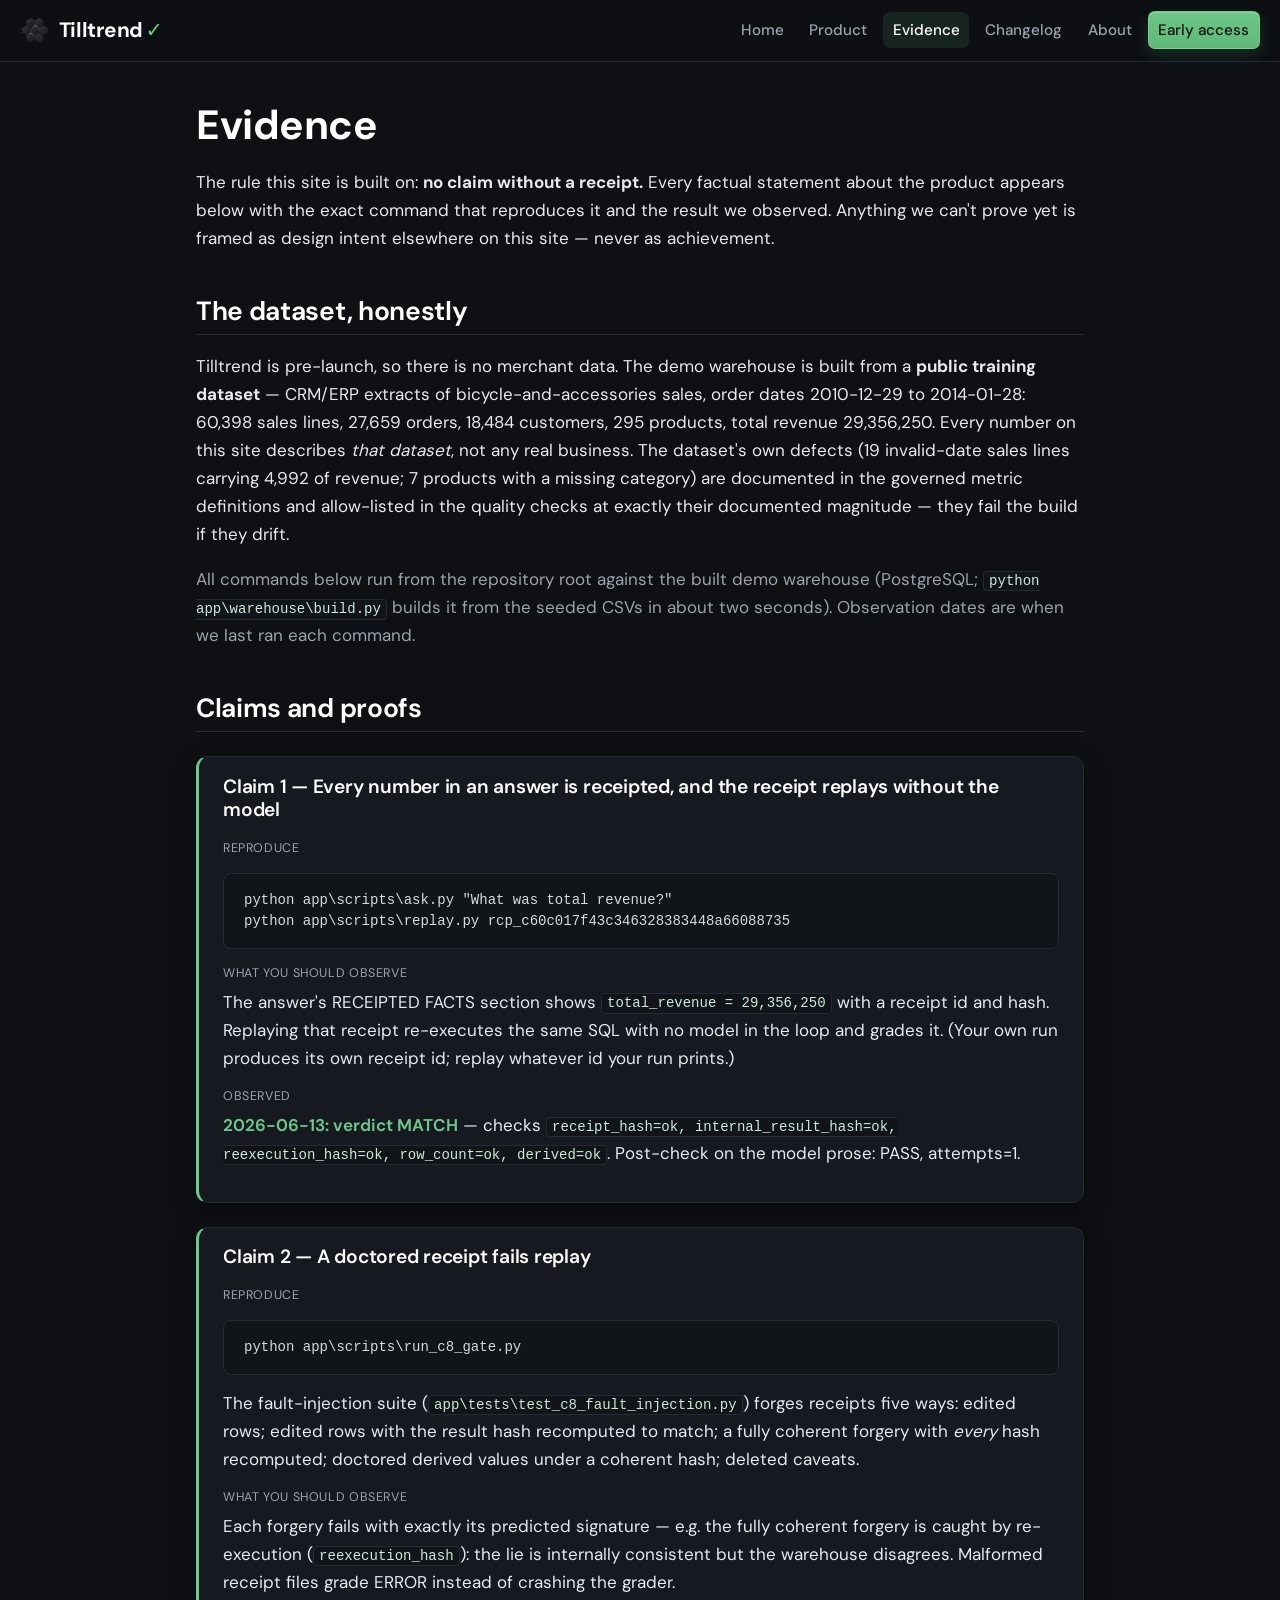
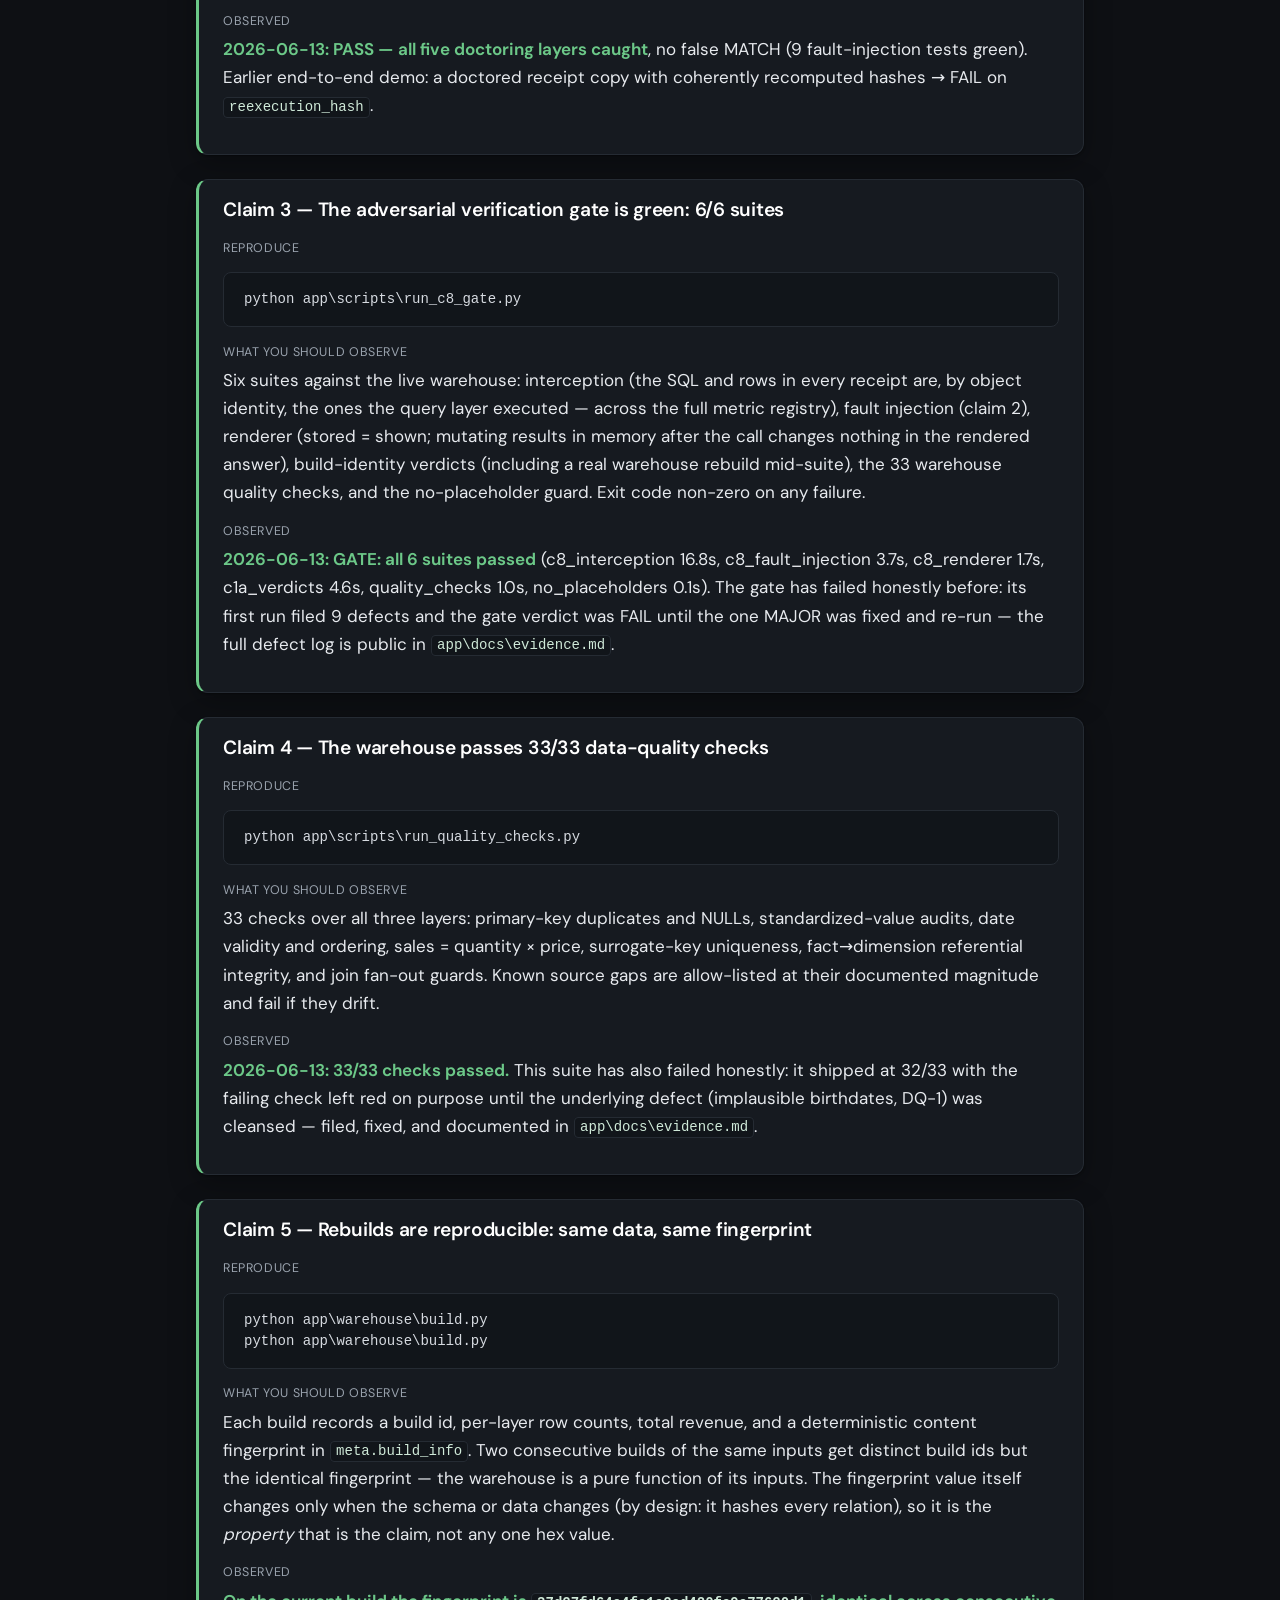
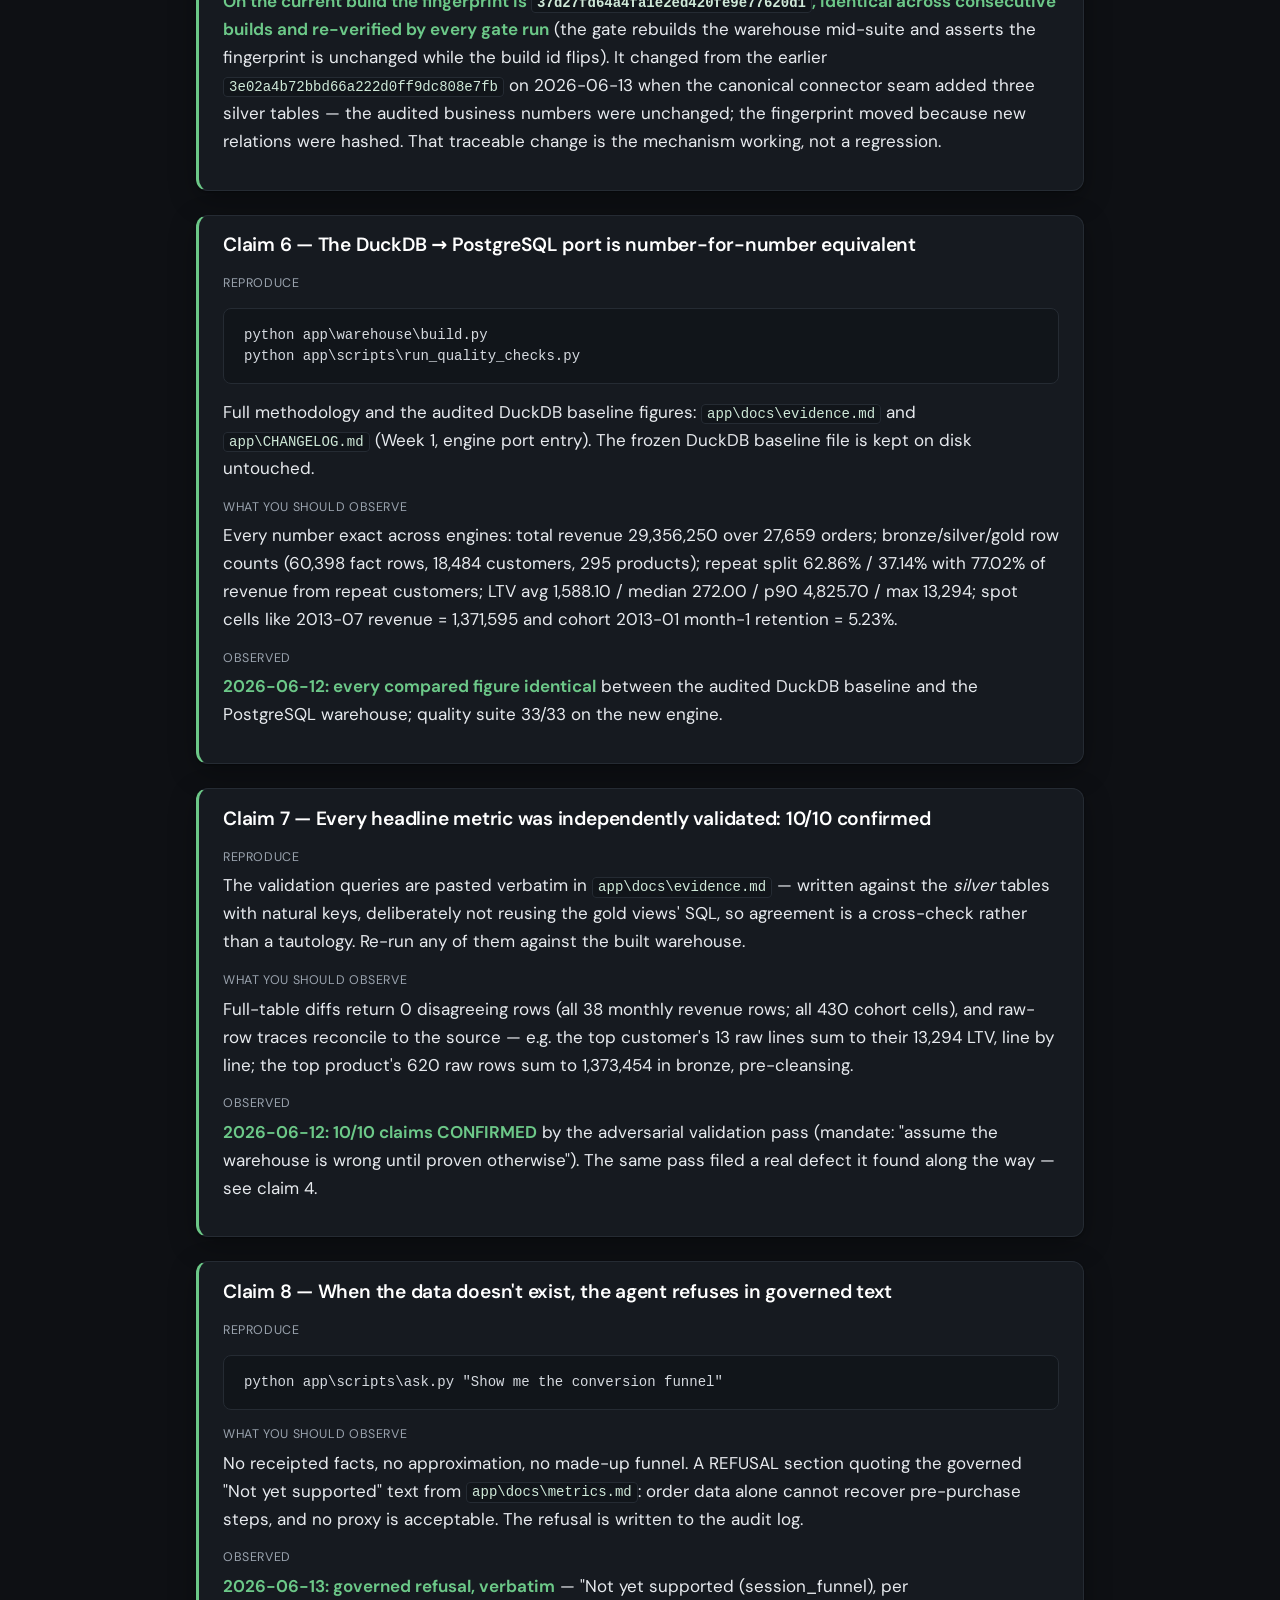
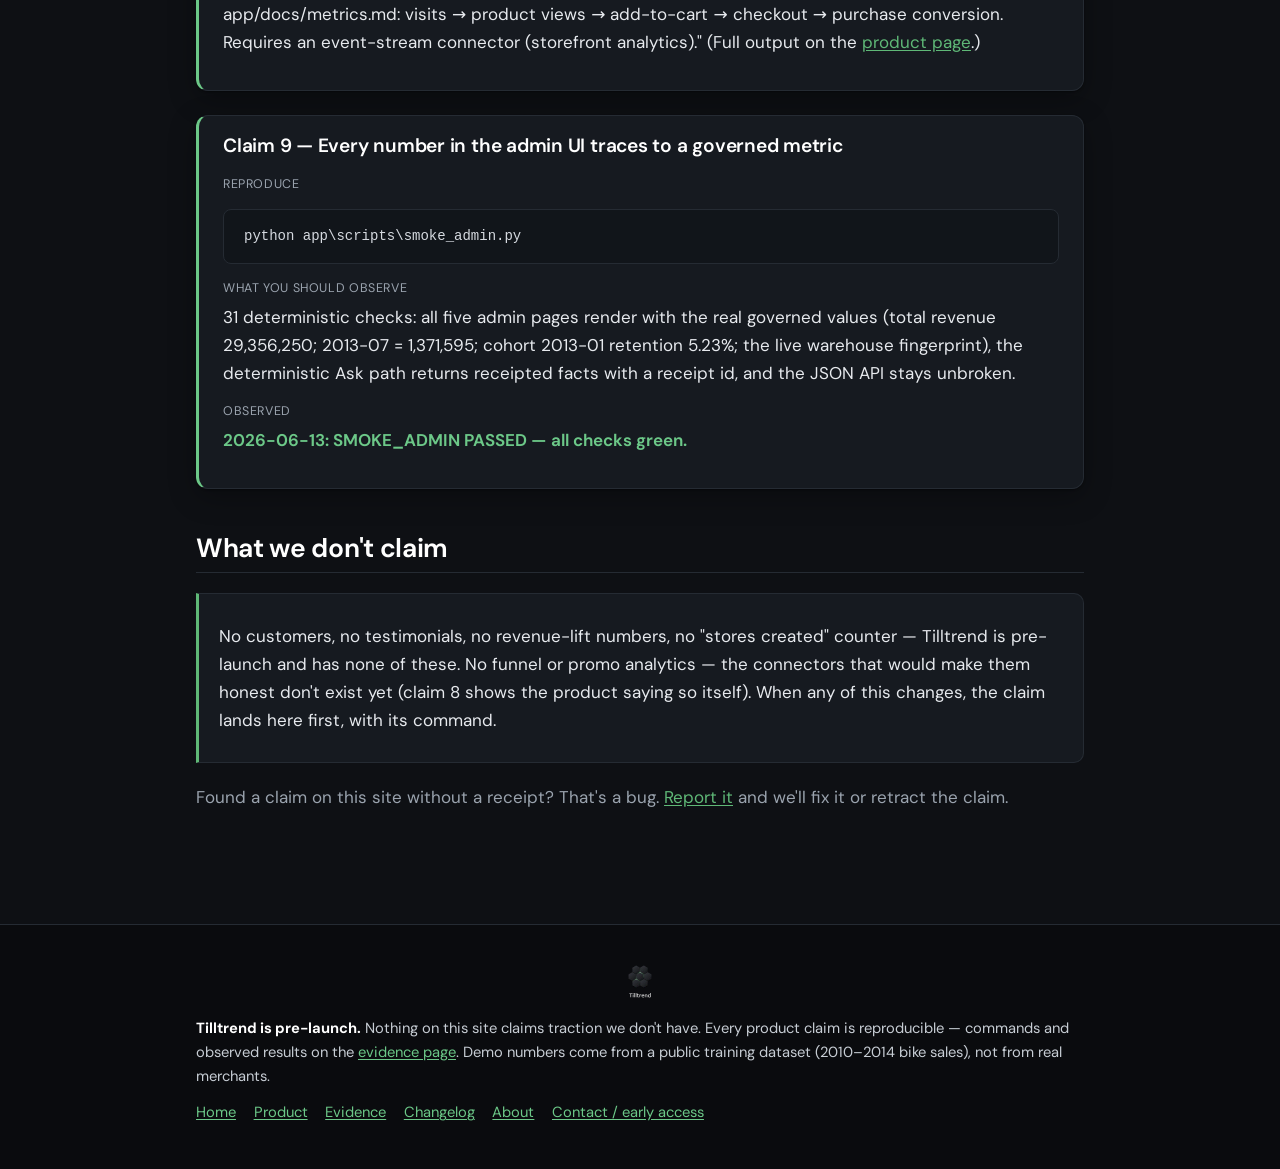
<file: evidence.html>
<!DOCTYPE html>
<html lang="en">
<head>
<meta charset="utf-8">
<meta name="viewport" content="width=device-width, initial-scale=1">
<title>Evidence — every claim, with its reproduction command | Tilltrend</title>
<meta name="description" content="Every factual claim Tilltrend makes, paired with the exact command that reproduces it and the observed result. No metric without methodology.">
<link rel="icon" type="image/svg+xml" href="tilltrend-icon.svg">
<link rel="stylesheet" href="style.css">
</head>
<body>

<header class="site">
  <input type="checkbox" id="nav-toggle" class="nav-cb" aria-label="Toggle navigation menu">
  <a class="brand" href="index.html"><img class="logo" src="tilltrend-primary-lockup.svg" alt="Tilltrend" width="160" height="60"><span class="wordmark">Tilltrend<span class="tick">&#10003;</span></span></a>
  <label for="nav-toggle" class="nav-burger" title="Menu" aria-label="Open menu"><svg class="ic-burger" viewBox="0 0 24 24" fill="none" stroke="currentColor" stroke-width="2" stroke-linecap="round"><path d="M4 7h16"/><path d="M4 12h16"/><path d="M4 17h16"/></svg><svg class="ic-close" viewBox="0 0 24 24" fill="none" stroke="currentColor" stroke-width="2" stroke-linecap="round"><path d="M6 6l12 12M18 6 6 18"/></svg></label>
  <label for="nav-toggle" class="nav-scrim" aria-hidden="true"></label>
  <nav>
    <a href="index.html">Home</a>
    <a href="product.html">Product</a>
    <a href="evidence.html" aria-current="page">Evidence</a>
    <a href="changelog.html">Changelog</a>
    <a href="about.html">About</a>
    <a class="cta" href="mailto:contact@tilltrend.app?subject=Tilltrend%20early%20access">Early access</a>
  </nav>
</header>

<main>

<h1>Evidence</h1>
<p class="tagline">The rule this site is built on: <strong>no claim without a
receipt.</strong> Every factual statement about the product appears below with
the exact command that reproduces it and the result we observed. Anything we
can't prove yet is framed as design intent elsewhere on this site — never as
achievement.</p>

<h2>The dataset, honestly</h2>

<p>Tilltrend is pre-launch, so there is no merchant data. The demo warehouse is
built from a <strong>public training dataset</strong> — CRM/ERP extracts of
bicycle-and-accessories sales, order dates 2010-12-29 to 2014-01-28: 60,398
sales lines, 27,659 orders, 18,484 customers, 295 products, total revenue
29,356,250. Every number on this site describes <em>that dataset</em>, not any
real business. The dataset's own defects (19 invalid-date sales lines carrying
4,992 of revenue; 7 products with a missing category) are documented in the
governed metric definitions and allow-listed in the quality checks at exactly
their documented magnitude — they fail the build if they drift.</p>

<p class="muted">All commands below run from the repository root against the
built demo warehouse (PostgreSQL; <code>python app\warehouse\build.py</code>
builds it from the seeded CSVs in about two seconds). Observation dates are
when we last ran each command.</p>

<h2>Claims and proofs</h2>

<div class="claim-row">
  <h3>Claim 1 — Every number in an answer is receipted, and the receipt replays without the model</h3>
  <dl>
    <dt>Reproduce</dt>
    <dd><pre><code>python app\scripts\ask.py "What was total revenue?"
python app\scripts\replay.py rcp_c60c017f43c346328383448a66088735</code></pre></dd>
    <dt>What you should observe</dt>
    <dd>The answer's RECEIPTED FACTS section shows <code>total_revenue = 29,356,250</code>
    with a receipt id and hash. Replaying that receipt re-executes the same SQL
    with no model in the loop and grades it. (Your own run produces its own
    receipt id; replay whatever id your run prints.)</dd>
    <dt>Observed</dt>
    <dd><span class="observed">2026-06-13: verdict MATCH</span> — checks
    <code>receipt_hash=ok, internal_result_hash=ok, reexecution_hash=ok,
    row_count=ok, derived=ok</code>. Post-check on the model prose: PASS,
    attempts=1.</dd>
  </dl>
</div>

<div class="claim-row">
  <h3>Claim 2 — A doctored receipt fails replay</h3>
  <dl>
    <dt>Reproduce</dt>
    <dd><pre><code>python app\scripts\run_c8_gate.py</code></pre>
    The fault-injection suite (<code>app\tests\test_c8_fault_injection.py</code>)
    forges receipts five ways: edited rows; edited rows with the result hash
    recomputed to match; a fully coherent forgery with <em>every</em> hash
    recomputed; doctored derived values under a coherent hash; deleted caveats.</dd>
    <dt>What you should observe</dt>
    <dd>Each forgery fails with exactly its predicted signature — e.g. the fully
    coherent forgery is caught by re-execution (<code>reexecution_hash</code>):
    the lie is internally consistent but the warehouse disagrees. Malformed
    receipt files grade ERROR instead of crashing the grader.</dd>
    <dt>Observed</dt>
    <dd><span class="observed">2026-06-13: PASS — all five doctoring layers
    caught</span>, no false MATCH (9 fault-injection tests green). Earlier
    end-to-end demo: a doctored receipt copy with coherently recomputed hashes
    → FAIL on <code>reexecution_hash</code>.</dd>
  </dl>
</div>

<div class="claim-row">
  <h3>Claim 3 — The adversarial verification gate is green: 6/6 suites</h3>
  <dl>
    <dt>Reproduce</dt>
    <dd><pre><code>python app\scripts\run_c8_gate.py</code></pre></dd>
    <dt>What you should observe</dt>
    <dd>Six suites against the live warehouse: interception (the SQL and rows in
    every receipt are, by object identity, the ones the query layer executed —
    across the full metric registry), fault injection (claim 2), renderer
    (stored = shown; mutating results in memory after the call changes nothing
    in the rendered answer), build-identity verdicts (including a real warehouse
    rebuild mid-suite), the 33 warehouse quality checks, and the no-placeholder
    guard. Exit code non-zero on any failure.</dd>
    <dt>Observed</dt>
    <dd><span class="observed">2026-06-13: GATE: all 6 suites passed</span>
    (c8_interception 16.8s, c8_fault_injection 3.7s, c8_renderer 1.7s,
    c1a_verdicts 4.6s, quality_checks 1.0s, no_placeholders 0.1s). The gate has
    failed honestly before: its first run filed 9 defects and the gate verdict
    was FAIL until the one MAJOR was fixed and re-run — the full defect log is
    public in <code>app\docs\evidence.md</code>.</dd>
  </dl>
</div>

<div class="claim-row">
  <h3>Claim 4 — The warehouse passes 33/33 data-quality checks</h3>
  <dl>
    <dt>Reproduce</dt>
    <dd><pre><code>python app\scripts\run_quality_checks.py</code></pre></dd>
    <dt>What you should observe</dt>
    <dd>33 checks over all three layers: primary-key duplicates and NULLs,
    standardized-value audits, date validity and ordering,
    sales&nbsp;=&nbsp;quantity&nbsp;&times;&nbsp;price, surrogate-key uniqueness,
    fact→dimension referential integrity, and join fan-out guards. Known source
    gaps are allow-listed at their documented magnitude and fail if they
    drift.</dd>
    <dt>Observed</dt>
    <dd><span class="observed">2026-06-13: 33/33 checks passed.</span> This
    suite has also failed honestly: it shipped at 32/33 with the failing check
    left red on purpose until the underlying defect (implausible birthdates,
    DQ-1) was cleansed — filed, fixed, and documented in
    <code>app\docs\evidence.md</code>.</dd>
  </dl>
</div>

<div class="claim-row">
  <h3>Claim 5 — Rebuilds are reproducible: same data, same fingerprint</h3>
  <dl>
    <dt>Reproduce</dt>
    <dd><pre><code>python app\warehouse\build.py
python app\warehouse\build.py</code></pre></dd>
    <dt>What you should observe</dt>
    <dd>Each build records a build id, per-layer row counts, total revenue, and
    a deterministic content fingerprint in <code>meta.build_info</code>. Two
    consecutive builds of the same inputs get distinct build ids but the
    identical fingerprint — the warehouse is a pure function of its inputs. The
    fingerprint value itself changes only when the schema or data changes (by
    design: it hashes every relation), so it is the <em>property</em> that is
    the claim, not any one hex value.</dd>
    <dt>Observed</dt>
    <dd><span class="observed">On the current build the fingerprint is
    <code>37d27fd64a4fa1e2ed420fe9e77620d1</code>, identical across consecutive
    builds and re-verified by every gate run</span> (the gate rebuilds the
    warehouse mid-suite and asserts the fingerprint is unchanged while the
    build id flips). It changed from the earlier
    <code>3e02a4b72bbd66a222d0ff9dc808e7fb</code> on 2026-06-13 when the
    canonical connector seam added three silver tables — the audited business
    numbers were unchanged; the fingerprint moved because new relations were
    hashed. That traceable change is the mechanism working, not a regression.</dd>
  </dl>
</div>

<div class="claim-row">
  <h3>Claim 6 — The DuckDB → PostgreSQL port is number-for-number equivalent</h3>
  <dl>
    <dt>Reproduce</dt>
    <dd><pre><code>python app\warehouse\build.py
python app\scripts\run_quality_checks.py</code></pre>
    Full methodology and the audited DuckDB baseline figures:
    <code>app\docs\evidence.md</code> and <code>app\CHANGELOG.md</code> (Week 1,
    engine port entry). The frozen DuckDB baseline file is kept on disk
    untouched.</dd>
    <dt>What you should observe</dt>
    <dd>Every number exact across engines: total revenue 29,356,250 over 27,659
    orders; bronze/silver/gold row counts (60,398 fact rows, 18,484 customers,
    295 products); repeat split 62.86% / 37.14% with 77.02% of revenue from
    repeat customers; LTV avg 1,588.10 / median 272.00 / p90 4,825.70 / max
    13,294; spot cells like 2013-07 revenue = 1,371,595 and cohort 2013-01
    month-1 retention = 5.23%.</dd>
    <dt>Observed</dt>
    <dd><span class="observed">2026-06-12: every compared figure identical</span>
    between the audited DuckDB baseline and the PostgreSQL warehouse; quality
    suite 33/33 on the new engine.</dd>
  </dl>
</div>

<div class="claim-row">
  <h3>Claim 7 — Every headline metric was independently validated: 10/10 confirmed</h3>
  <dl>
    <dt>Reproduce</dt>
    <dd>The validation queries are pasted verbatim in
    <code>app\docs\evidence.md</code> — written against the <em>silver</em>
    tables with natural keys, deliberately not reusing the gold views' SQL, so
    agreement is a cross-check rather than a tautology. Re-run any of them
    against the built warehouse.</dd>
    <dt>What you should observe</dt>
    <dd>Full-table diffs return 0 disagreeing rows (all 38 monthly revenue rows;
    all 430 cohort cells), and raw-row traces reconcile to the source — e.g. the
    top customer's 13 raw lines sum to their 13,294 LTV, line by line; the top
    product's 620 raw rows sum to 1,373,454 in bronze, pre-cleansing.</dd>
    <dt>Observed</dt>
    <dd><span class="observed">2026-06-12: 10/10 claims CONFIRMED</span> by the
    adversarial validation pass (mandate: "assume the warehouse is wrong until
    proven otherwise"). The same pass filed a real defect it found along the way
    — see claim 4.</dd>
  </dl>
</div>

<div class="claim-row">
  <h3>Claim 8 — When the data doesn't exist, the agent refuses in governed text</h3>
  <dl>
    <dt>Reproduce</dt>
    <dd><pre><code>python app\scripts\ask.py "Show me the conversion funnel"</code></pre></dd>
    <dt>What you should observe</dt>
    <dd>No receipted facts, no approximation, no made-up funnel. A REFUSAL
    section quoting the governed "Not yet supported" text from
    <code>app\docs\metrics.md</code>: order data alone cannot recover
    pre-purchase steps, and no proxy is acceptable. The refusal is written to
    the audit log.</dd>
    <dt>Observed</dt>
    <dd><span class="observed">2026-06-13: governed refusal, verbatim</span> —
    "Not yet supported (session_funnel), per app/docs/metrics.md: visits →
    product views → add-to-cart → checkout → purchase conversion. Requires an
    event-stream connector (storefront analytics)." (Full output on the
    <a href="product.html">product page</a>.)</dd>
  </dl>
</div>

<div class="claim-row">
  <h3>Claim 9 — Every number in the admin UI traces to a governed metric</h3>
  <dl>
    <dt>Reproduce</dt>
    <dd><pre><code>python app\scripts\smoke_admin.py</code></pre></dd>
    <dt>What you should observe</dt>
    <dd>31 deterministic checks: all five admin pages render with the real
    governed values (total revenue 29,356,250; 2013-07 = 1,371,595; cohort
    2013-01 retention 5.23%; the live warehouse fingerprint), the deterministic
    Ask path returns receipted facts with a receipt id, and the JSON API stays
    unbroken.</dd>
    <dt>Observed</dt>
    <dd><span class="observed">2026-06-13: SMOKE_ADMIN PASSED — all checks
    green.</span></dd>
  </dl>
</div>

<h2>What we don't claim</h2>

<div class="honest">
  <p>No customers, no testimonials, no revenue-lift numbers, no "stores
  created" counter — Tilltrend is pre-launch and has none of these. No funnel or
  promo analytics — the connectors that would make them honest don't exist yet
  (claim 8 shows the product saying so itself). When any of this changes, the
  claim lands here first, with its command.</p>
</div>

<p class="muted">Found a claim on this site without a receipt? That's a bug.
<a href="mailto:contact@tilltrend.app?subject=Tilltrend%20evidence%20bug">Report
it</a> and we'll fix it or retract the claim.</p>

</main>

<footer class="site">
  <img class="footer-logo" src="tilltrend-lockup-dark-white.svg" alt="Tilltrend" width="180" height="75">
  <p><strong>Tilltrend is pre-launch.</strong> Nothing on this site claims traction
  we don't have. Every product claim is reproducible — commands and observed
  results on the <a href="evidence.html">evidence page</a>. Demo numbers come from
  a public training dataset (2010&ndash;2014 bike sales), not from real merchants.</p>
  <nav>
    <a href="index.html">Home</a>
    <a href="product.html">Product</a>
    <a href="evidence.html">Evidence</a>
    <a href="changelog.html">Changelog</a>
    <a href="about.html">About</a>
    <a href="mailto:contact@tilltrend.app?subject=Tilltrend%20early%20access">Contact / early access</a>
  </nav>
</footer>

</body>
</html>
</file>
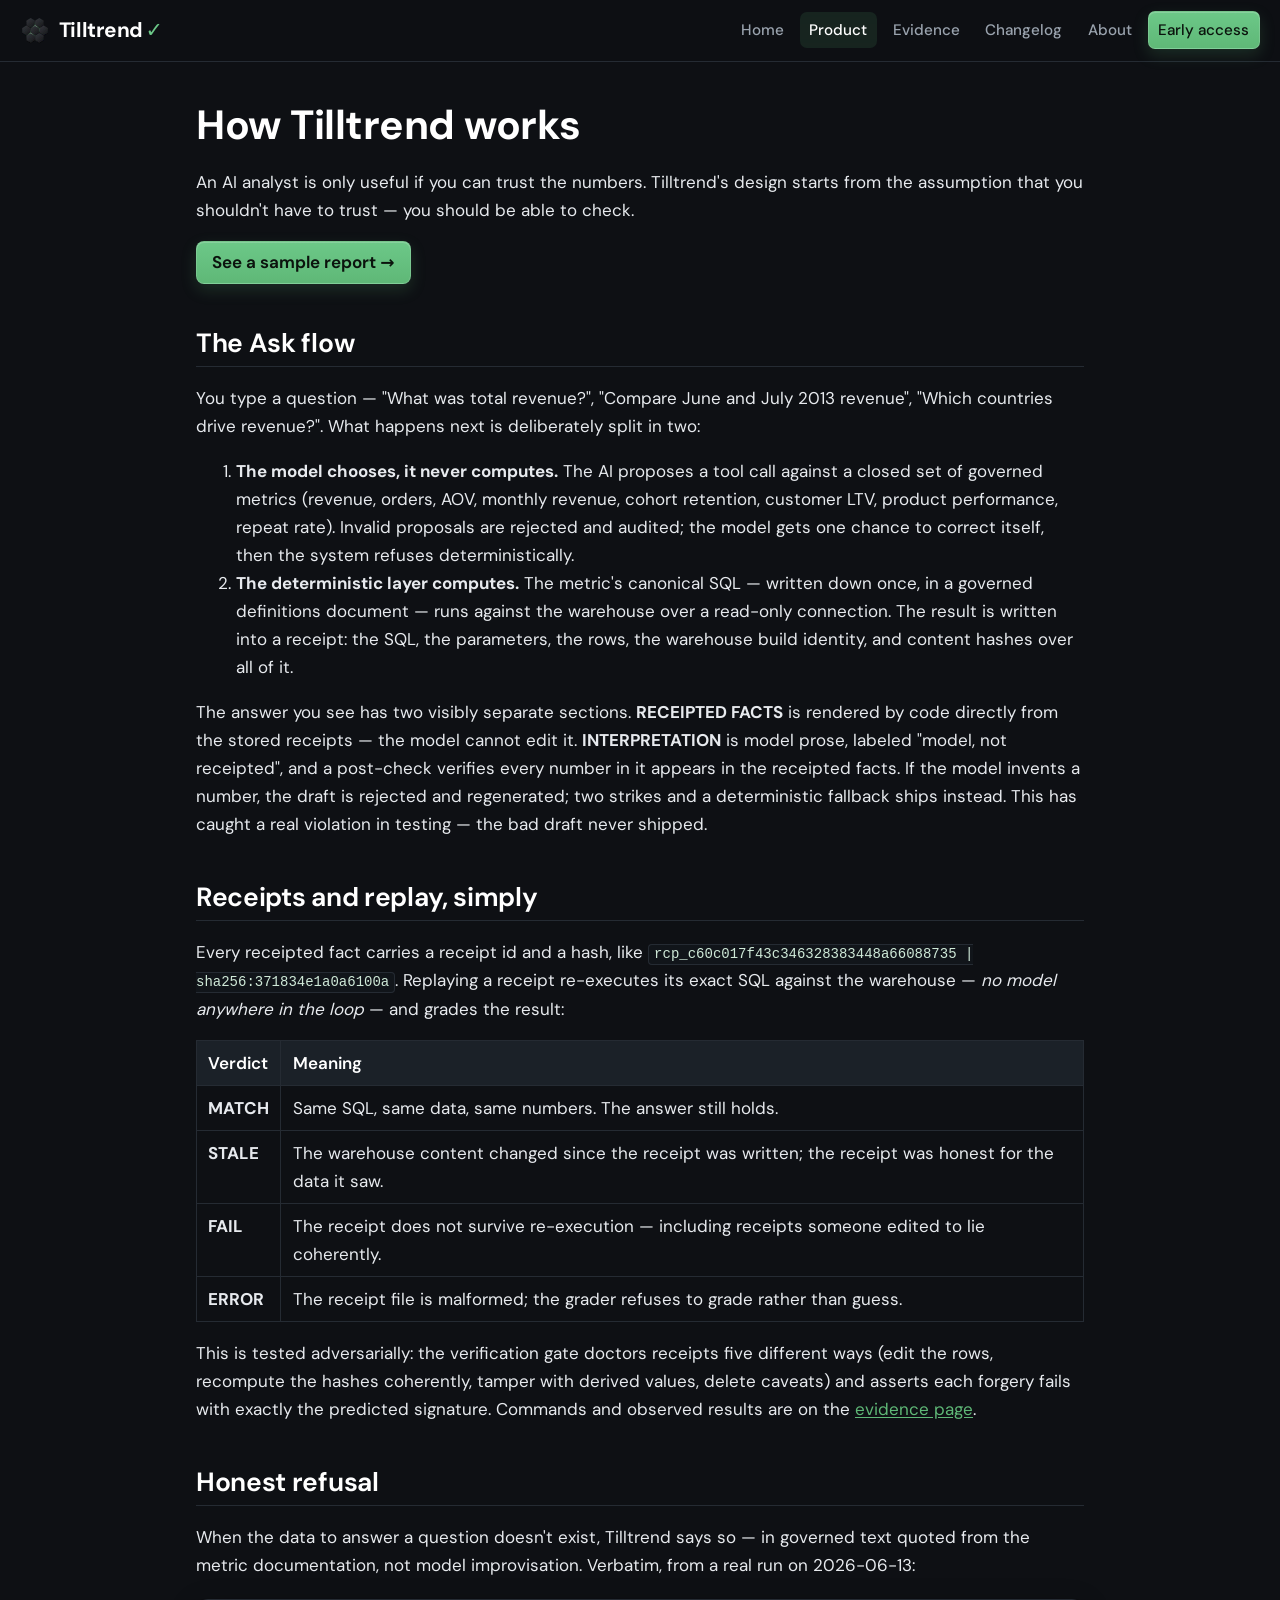
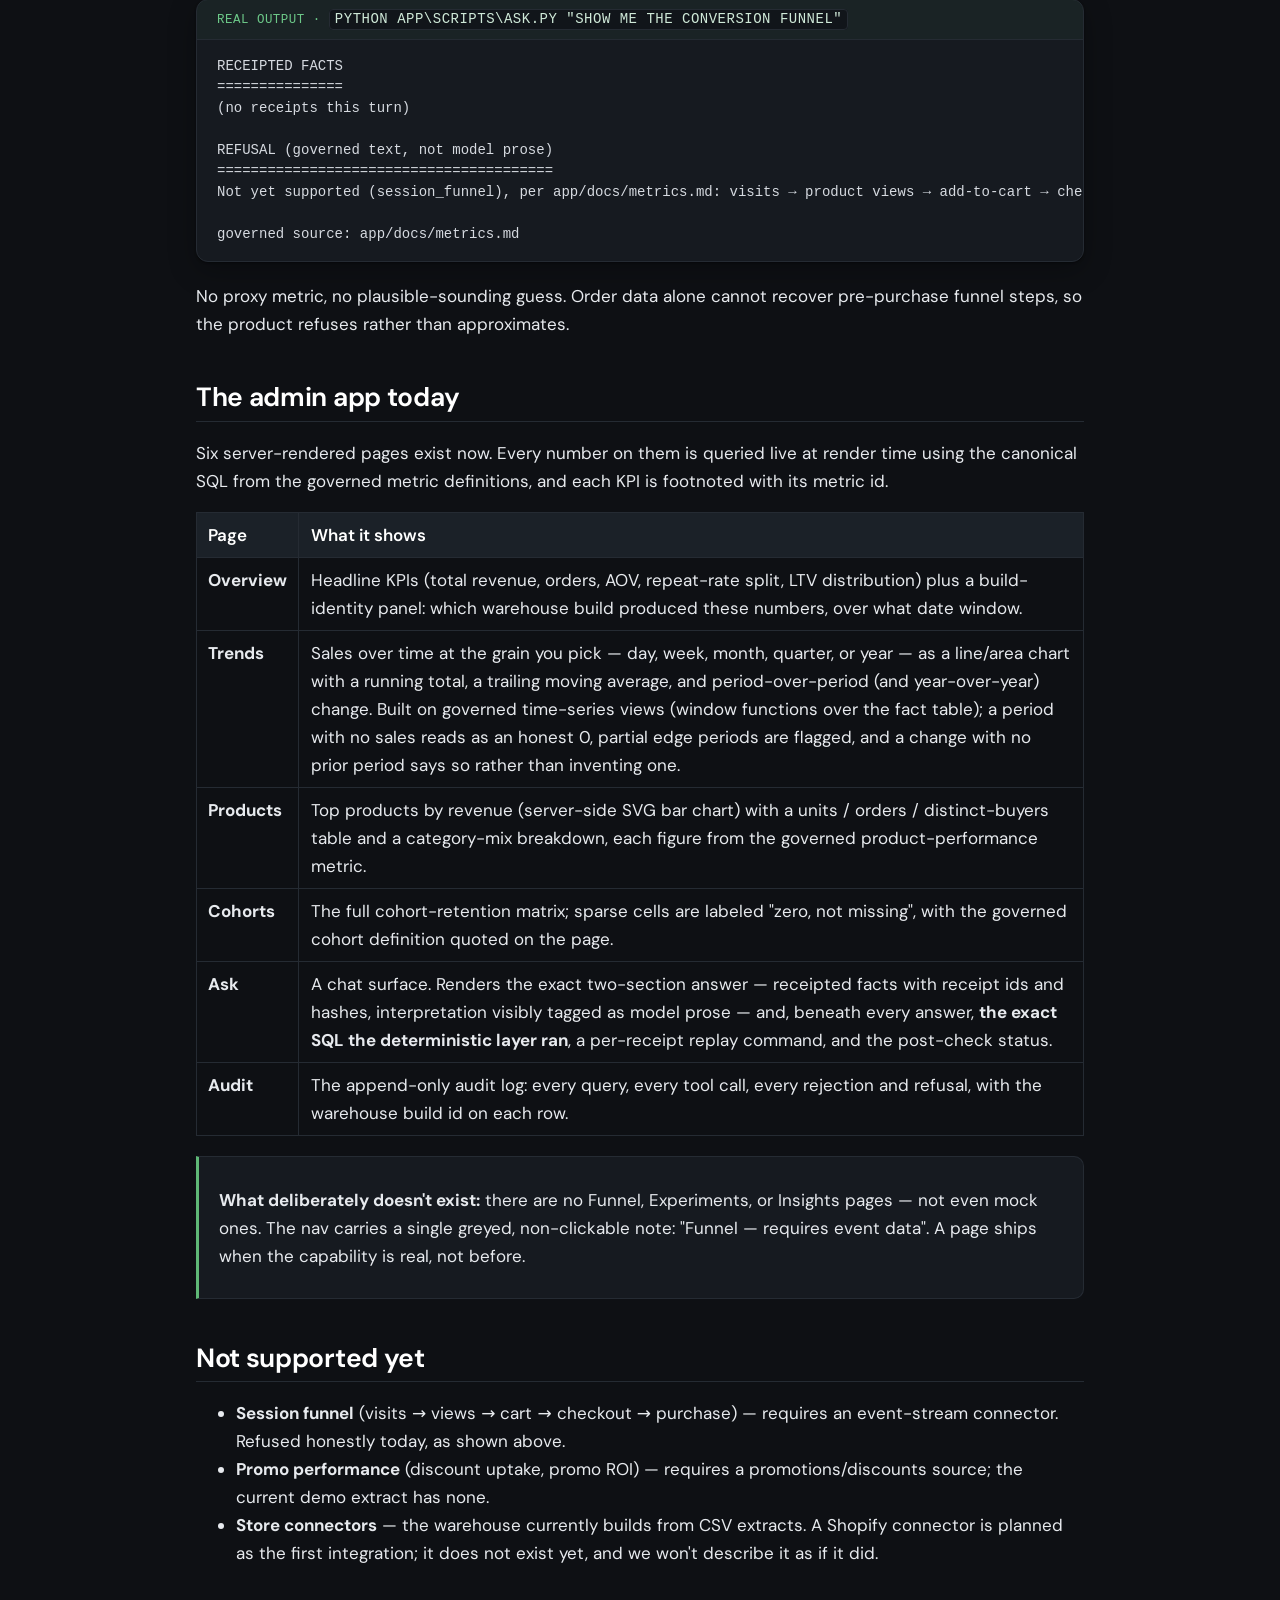
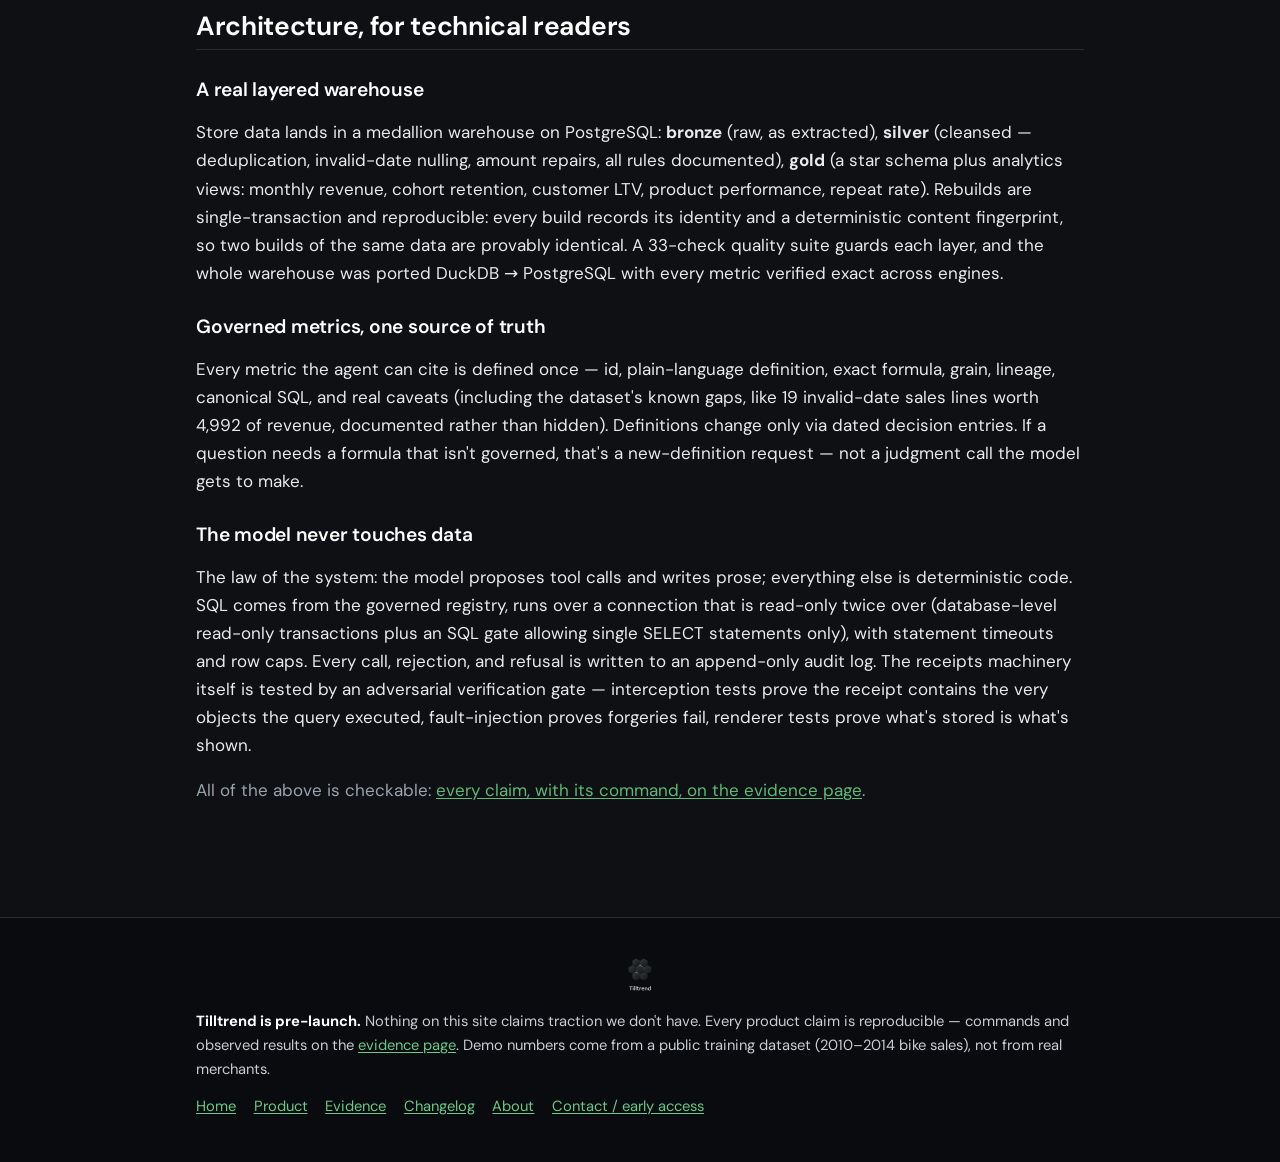
<file: product.html>
<!DOCTYPE html>
<html lang="en">
<head>
<meta charset="utf-8">
<meta name="viewport" content="width=device-width, initial-scale=1">
<title>Product — how Tilltrend works | Tilltrend</title>
<meta name="description" content="How Tilltrend works: the Ask flow, receipts and model-free replay, honest refusals, the admin pages that exist today, and the architecture underneath.">
<link rel="icon" type="image/svg+xml" href="tilltrend-icon.svg">
<link rel="stylesheet" href="style.css">
</head>
<body>

<header class="site">
  <input type="checkbox" id="nav-toggle" class="nav-cb" aria-label="Toggle navigation menu">
  <a class="brand" href="index.html"><img class="logo" src="tilltrend-primary-lockup.svg" alt="Tilltrend" width="160" height="60"><span class="wordmark">Tilltrend<span class="tick">&#10003;</span></span></a>
  <label for="nav-toggle" class="nav-burger" title="Menu" aria-label="Open menu"><svg class="ic-burger" viewBox="0 0 24 24" fill="none" stroke="currentColor" stroke-width="2" stroke-linecap="round"><path d="M4 7h16"/><path d="M4 12h16"/><path d="M4 17h16"/></svg><svg class="ic-close" viewBox="0 0 24 24" fill="none" stroke="currentColor" stroke-width="2" stroke-linecap="round"><path d="M6 6l12 12M18 6 6 18"/></svg></label>
  <label for="nav-toggle" class="nav-scrim" aria-hidden="true"></label>
  <nav>
    <a href="index.html">Home</a>
    <a href="product.html" aria-current="page">Product</a>
    <a href="evidence.html">Evidence</a>
    <a href="changelog.html">Changelog</a>
    <a href="about.html">About</a>
    <a class="cta" href="mailto:contact@tilltrend.app?subject=Tilltrend%20early%20access">Early access</a>
  </nav>
</header>

<main>

<h1>How Tilltrend works</h1>
<p class="tagline">An AI analyst is only useful if you can trust the numbers.
Tilltrend's design starts from the assumption that you shouldn't have to trust —
you should be able to check.</p>

<p><a class="cta" href="sample-report.html">See a sample report &rarr;</a></p>

<h2>The Ask flow</h2>

<p>You type a question — "What was total revenue?", "Compare June and July 2013
revenue", "Which countries drive revenue?". What happens next is deliberately
split in two:</p>

<ol>
  <li><strong>The model chooses, it never computes.</strong> The AI proposes a
  tool call against a closed set of governed metrics (revenue, orders, AOV,
  monthly revenue, cohort retention, customer LTV, product performance, repeat
  rate). Invalid proposals are rejected and audited; the model gets one chance
  to correct itself, then the system refuses deterministically.</li>
  <li><strong>The deterministic layer computes.</strong> The metric's canonical
  SQL — written down once, in a governed definitions document — runs against the
  warehouse over a read-only connection. The result is written into a receipt:
  the SQL, the parameters, the rows, the warehouse build identity, and content
  hashes over all of it.</li>
</ol>

<p>The answer you see has two visibly separate sections. <strong>RECEIPTED
FACTS</strong> is rendered by code directly from the stored receipts — the model
cannot edit it. <strong>INTERPRETATION</strong> is model prose, labeled "model,
not receipted", and a post-check verifies every number in it appears in the
receipted facts. If the model invents a number, the draft is rejected and
regenerated; two strikes and a deterministic fallback ships instead. This has
caught a real violation in testing — the bad draft never shipped.</p>

<h2>Receipts and replay, simply</h2>

<p>Every receipted fact carries a receipt id and a hash, like
<code>rcp_c60c017f43c346328383448a66088735 | sha256:371834e1a0a6100a</code>.
Replaying a receipt re-executes its exact SQL against the warehouse —
<em>no model anywhere in the loop</em> — and grades the result:</p>

<table>
  <tr><th>Verdict</th><th>Meaning</th></tr>
  <tr><td><strong>MATCH</strong></td><td>Same SQL, same data, same numbers. The answer still holds.</td></tr>
  <tr><td><strong>STALE</strong></td><td>The warehouse content changed since the receipt was written; the receipt was honest for the data it saw.</td></tr>
  <tr><td><strong>FAIL</strong></td><td>The receipt does not survive re-execution — including receipts someone edited to lie coherently.</td></tr>
  <tr><td><strong>ERROR</strong></td><td>The receipt file is malformed; the grader refuses to grade rather than guess.</td></tr>
</table>

<p>This is tested adversarially: the verification gate doctors receipts five
different ways (edit the rows, recompute the hashes coherently, tamper with
derived values, delete caveats) and asserts each forgery fails with exactly the
predicted signature. Commands and observed results are on the
<a href="evidence.html">evidence page</a>.</p>

<h2>Honest refusal</h2>

<p>When the data to answer a question doesn't exist, Tilltrend says so — in
governed text quoted from the metric documentation, not model improvisation.
Verbatim, from a real run on 2026-06-13:</p>

<div class="receipt">
  <div class="label">Real output &middot; <code>python app\scripts\ask.py "Show me the conversion funnel"</code></div>
<pre>RECEIPTED FACTS
===============
(no receipts this turn)

REFUSAL (governed text, not model prose)
========================================
Not yet supported (session_funnel), per app/docs/metrics.md: visits → product views → add-to-cart → checkout → purchase conversion. Requires an event-stream connector (storefront analytics). No proxy is acceptable: order data alone cannot recover pre-purchase steps.

governed source: app/docs/metrics.md</pre>
</div>

<p>No proxy metric, no plausible-sounding guess. Order data alone cannot recover
pre-purchase funnel steps, so the product refuses rather than approximates.</p>

<h2>The admin app today</h2>

<p>Six server-rendered pages exist now. Every number on them is queried live at
render time using the canonical SQL from the governed metric definitions, and
each KPI is footnoted with its metric id.</p>

<table>
  <tr><th>Page</th><th>What it shows</th></tr>
  <tr><td><strong>Overview</strong></td><td>Headline KPIs (total revenue, orders, AOV, repeat-rate split, LTV distribution) plus a build-identity panel: which warehouse build produced these numbers, over what date window.</td></tr>
  <tr><td><strong>Trends</strong></td><td>Sales over time at the grain you pick — day, week, month, quarter, or year — as a line/area chart with a running total, a trailing moving average, and period-over-period (and year-over-year) change. Built on governed time-series views (window functions over the fact table); a period with no sales reads as an honest 0, partial edge periods are flagged, and a change with no prior period says so rather than inventing one.</td></tr>
  <tr><td><strong>Products</strong></td><td>Top products by revenue (server-side SVG bar chart) with a units / orders / distinct-buyers table and a category-mix breakdown, each figure from the governed product-performance metric.</td></tr>
  <tr><td><strong>Cohorts</strong></td><td>The full cohort-retention matrix; sparse cells are labeled "zero, not missing", with the governed cohort definition quoted on the page.</td></tr>
  <tr><td><strong>Ask</strong></td><td>A chat surface. Renders the exact two-section answer — receipted facts with receipt ids and hashes, interpretation visibly tagged as model prose — and, beneath every answer, <strong>the exact SQL the deterministic layer ran</strong>, a per-receipt replay command, and the post-check status.</td></tr>
  <tr><td><strong>Audit</strong></td><td>The append-only audit log: every query, every tool call, every rejection and refusal, with the warehouse build id on each row.</td></tr>
</table>

<div class="honest">
  <p><strong>What deliberately doesn't exist:</strong> there are no Funnel,
  Experiments, or Insights pages — not even mock ones. The nav carries a single
  greyed, non-clickable note: "Funnel — requires event data". A page ships when
  the capability is real, not before.</p>
</div>

<h2>Not supported yet</h2>

<ul>
  <li><strong>Session funnel</strong> (visits → views → cart → checkout →
  purchase) — requires an event-stream connector. Refused honestly today, as
  shown above.</li>
  <li><strong>Promo performance</strong> (discount uptake, promo ROI) — requires
  a promotions/discounts source; the current demo extract has none.</li>
  <li><strong>Store connectors</strong> — the warehouse currently builds from
  CSV extracts. A Shopify connector is planned as the first integration; it does
  not exist yet, and we won't describe it as if it did.</li>
</ul>

<h2>Architecture, for technical readers</h2>

<h3>A real layered warehouse</h3>
<p>Store data lands in a medallion warehouse on PostgreSQL:
<strong>bronze</strong> (raw, as extracted), <strong>silver</strong> (cleansed —
deduplication, invalid-date nulling, amount repairs, all rules documented),
<strong>gold</strong> (a star schema plus analytics views: monthly revenue,
cohort retention, customer LTV, product performance, repeat rate). Rebuilds are
single-transaction and reproducible: every build records its identity and a
deterministic content fingerprint, so two builds of the same data are provably
identical. A 33-check quality suite guards each layer, and the whole warehouse
was ported DuckDB → PostgreSQL with every metric verified exact across
engines.</p>

<h3>Governed metrics, one source of truth</h3>
<p>Every metric the agent can cite is defined once — id, plain-language
definition, exact formula, grain, lineage, canonical SQL, and real caveats
(including the dataset's known gaps, like 19 invalid-date sales lines worth
4,992 of revenue, documented rather than hidden). Definitions change only via
dated decision entries. If a question needs a formula that isn't governed,
that's a new-definition request — not a judgment call the model gets to make.</p>

<h3>The model never touches data</h3>
<p>The law of the system: the model proposes tool calls and writes prose;
everything else is deterministic code. SQL comes from the governed registry,
runs over a connection that is read-only twice over (database-level read-only
transactions plus an SQL gate allowing single SELECT statements only), with
statement timeouts and row caps. Every call, rejection, and refusal is written
to an append-only audit log. The receipts machinery itself is tested by an
adversarial verification gate — interception tests prove the receipt contains
the very objects the query executed, fault-injection proves forgeries fail,
renderer tests prove what's stored is what's shown.</p>

<p class="muted">All of the above is checkable: <a href="evidence.html">every
claim, with its command, on the evidence page</a>.</p>

</main>

<footer class="site">
  <img class="footer-logo" src="tilltrend-lockup-dark-white.svg" alt="Tilltrend" width="180" height="75">
  <p><strong>Tilltrend is pre-launch.</strong> Nothing on this site claims traction
  we don't have. Every product claim is reproducible — commands and observed
  results on the <a href="evidence.html">evidence page</a>. Demo numbers come from
  a public training dataset (2010&ndash;2014 bike sales), not from real merchants.</p>
  <nav>
    <a href="index.html">Home</a>
    <a href="product.html">Product</a>
    <a href="evidence.html">Evidence</a>
    <a href="changelog.html">Changelog</a>
    <a href="about.html">About</a>
    <a href="mailto:contact@tilltrend.app?subject=Tilltrend%20early%20access">Contact / early access</a>
  </nav>
</footer>

</body>
</html>
</file>
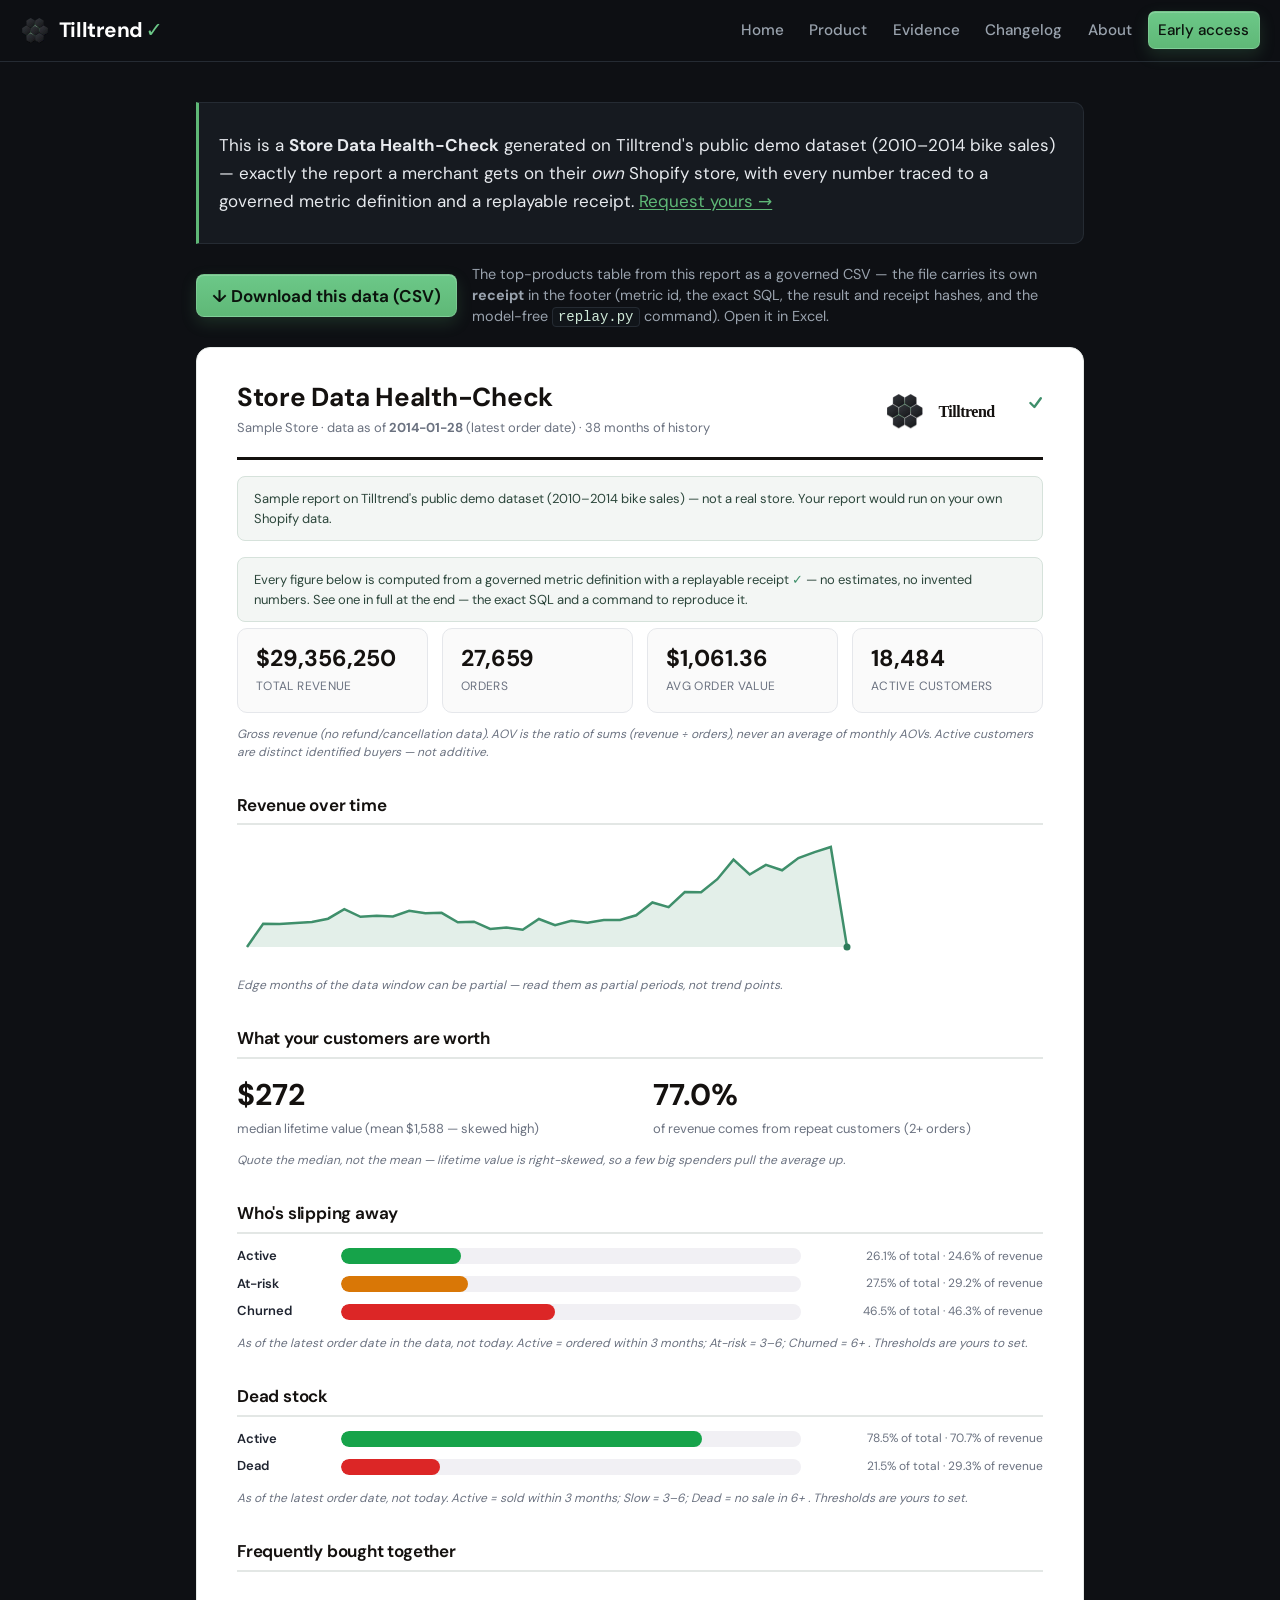
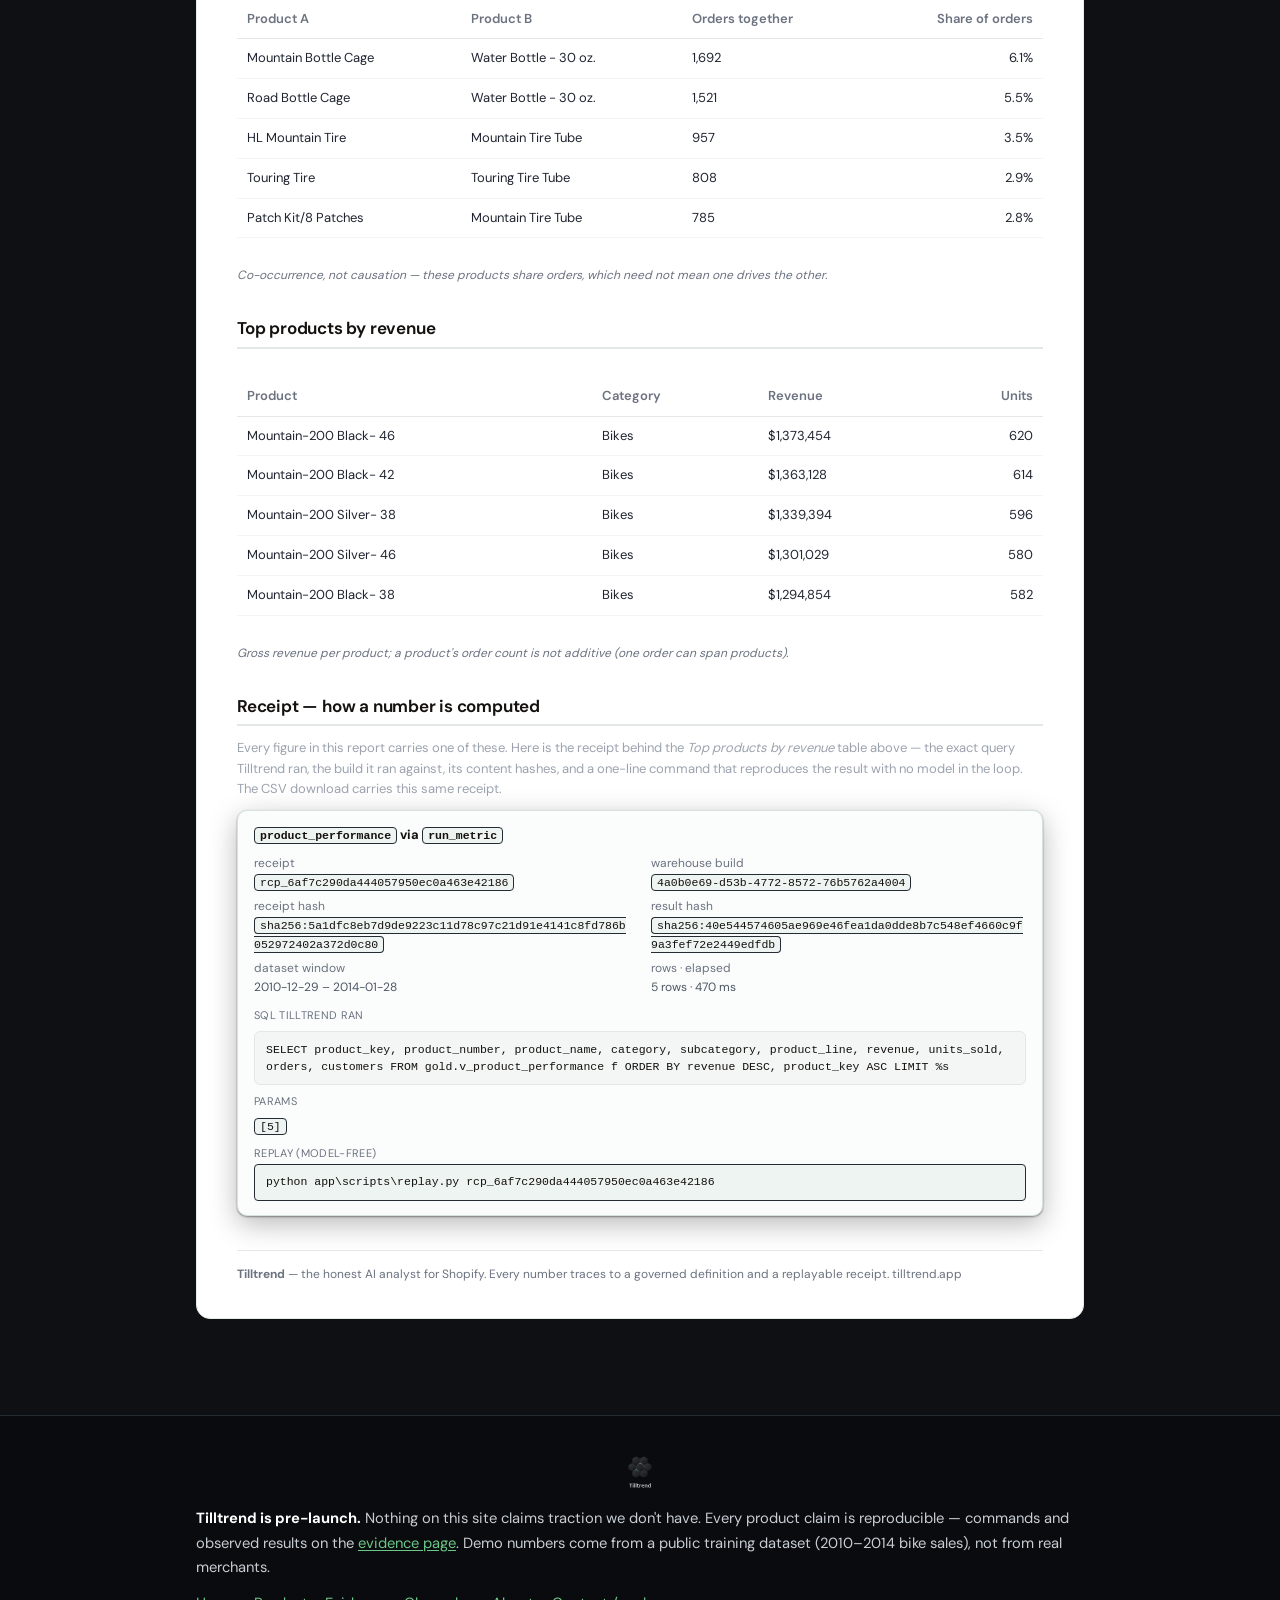
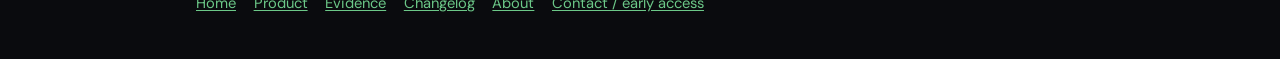
<file: sample-report.html>
<!DOCTYPE html>
<html lang="en">
<head>
<meta charset="utf-8">
<meta name="viewport" content="width=device-width, initial-scale=1">
<title>Sample report — what you'd get | Tilltrend</title>
<meta name="description" content="A sample Tilltrend Store Data Health-Check on demo data — the governed, receipted report a merchant gets on their own Shopify store.">
<link rel="icon" type="image/svg+xml" href="tilltrend-icon.svg">
<link rel="stylesheet" href="style.css">
<style>

.report, .report *, .report *::before, .report *::after { box-sizing: border-box; }
/* The report is a light "paper" sheet on any surface — so it stays readable inside
   the admin's dark theme (a document on a dark canvas), and matches the PDF. */
.report { background: #fff; color: #1f2430; font-size: 15px; line-height: 1.6;
  padding: 34px 40px; border-radius: 14px; border: 1px solid #e6eae8; }
.report h1 { font-size: 26px; margin: 0 0 4px; color: #14110F; letter-spacing: -.01em; }
/* Neutral Tilltrend report palette — near-black ink (#14110F) + a restrained
   teal-green accent (#3F8F6B). No purple/plum (trademark covers the colour).
   Kept in lockstep with site/style.css so a regenerated sample can't drift. */
.report h2 { font-size: 17px; margin: 34px 0 12px; color: #14110F;
  border-bottom: 2px solid #e3e7e5; padding-bottom: 8px; }
.report .report-head { display: flex; align-items: center; justify-content: space-between;
  border-bottom: 3px solid #14110F; padding-bottom: 18px; gap: 18px; flex-wrap: wrap; }
.report .report-head svg, .report .report-head img { height: 40px; width: auto; }
.report .brandmark { display: inline-flex; align-items: center; gap: 10px; }
.report .sub { color: #6b7280; font-size: 13px; margin: 5px 0 0; }
.report .banner { background: #f3f6f4; border: 1px solid #d6e2db; border-radius: 8px;
  padding: 12px 16px; margin: 16px 0 4px; font-size: 13px; color: #2c463b; line-height: 1.5; }
.report .kpis { display: flex; gap: 14px; margin: 6px 0 2px; flex-wrap: wrap; }
.report .kpi { flex: 1; min-width: 150px; border: 1px solid #e5e7eb; border-radius: 10px;
  padding: 16px 18px; background: #fafafa; }
.report .kpi-val { font-size: 23px; font-weight: 700; color: #14110F; line-height: 1.15; }
.report .kpi-label { font-size: 12px; color: #6b7280; margin-top: 5px;
  text-transform: uppercase; letter-spacing: .03em; }
.report .row2 { display: flex; gap: 26px; flex-wrap: wrap; }
.report .row2 > div { flex: 1; min-width: 220px; }
.report .big { font-size: 30px; font-weight: 700; color: #14110F; }
.report .big-sub { color: #6b7280; font-size: 13px; }
.report .spark { max-width: 100%; height: auto; }
.report .bars { margin: 4px 0; }
.report .bar-row { display: flex; align-items: center; gap: 12px; margin: 7px 0; }
.report .bar-label { width: 92px; font-size: 13px; font-weight: 600; }
.report .bar-track { flex: 1; height: 16px; background: #f1f0f4; border-radius: 8px;
  overflow: hidden; }
.report .bar-fill { display: block; height: 100%; border-radius: 8px; }
.report .bar-val { width: 230px; font-size: 12px; color: #6b7280; text-align: right; }
.report .rtbl-wrap { overflow-x: auto; -webkit-overflow-scrolling: touch; }
.report .rtbl { width: 100%; border-collapse: collapse; font-size: 13px; }
/* Self-contained so the marketing site's global `th{background;color:#fff}` +
   `th,td{border}` (style.css) can't bleed a dark header band / gridlines in. */
.report .rtbl th { text-align: left; color: #6b7280; font-weight: 600; background: none;
  border: 0; border-bottom: 1px solid #e5e7eb; padding: 9px 10px; }
.report .rtbl td { padding: 9px 10px; border: 0; border-bottom: 1px solid #f3f4f6; }
.report .rtbl td:last-child, .report .rtbl th:last-child { text-align: right; }
.report .caveat { font-size: 12px; color: #6b7280; font-style: italic; margin: 12px 0 0;
  line-height: 1.5; }
.report .muted { color: #9ca3af; font-size: 13px; }
.report .rfoot { margin-top: 34px; border-top: 1px solid #e5e7eb; padding-top: 14px;
  font-size: 12px; color: #6b7280; }
.report .tick { color: #3F8F6B; }
/* Receipt card — the "show your work" panel: the real provenance behind one
   number, so the "every figure carries a receipt" claim is visible, not asserted. */
.report .receipt { border: 1px solid #d6e2db; border-radius: 10px; background: #fbfdfc;
  padding: 14px 16px; margin: 8px 0 2px; }
.report .receipt-head { font-size: 13px; color: #14110F; font-weight: 700;
  margin-bottom: 8px; }
.report .receipt-head code { font-weight: 600; }
.report .rc-grid { display: grid; grid-template-columns: repeat(2, minmax(0, 1fr));
  gap: 4px 22px; font-size: 12px; color: #4b5563; margin-bottom: 10px; }
.report .rc-grid > div { overflow-wrap: anywhere; }
.report .rc-grid .k { color: #6b7280; }
.report .receipt code, .report .receipt pre { font-family: ui-monospace, SFMono-Regular,
  "SF Mono", Menlo, Consolas, monospace; }
.report .receipt code { font-size: 11.5px; color: #14110F; background: #eef4f1;
  padding: 1px 5px; border-radius: 4px; }
.report .receipt pre { font-size: 11.5px; color: #14110F; background: #f3f6f4;
  border: 1px solid #e3e7e5; border-radius: 6px; padding: 9px 11px; margin: 6px 0;
  white-space: pre-wrap; overflow-wrap: anywhere; }
.report .receipt .rc-label { font-size: 11px; text-transform: uppercase;
  letter-spacing: .03em; color: #6b7280; margin: 8px 0 2px; }
.report .receipt .rc-replay code { display: block; padding: 8px 11px; }
@media print { .report { border: none; border-radius: 0; }
  .report h2 { break-after: avoid; } .report .bars, .report .rtbl,
  .report .kpis, .report .receipt { break-inside: avoid; } }
@media (max-width: 560px) {
  /* Tighten the sheet on phones: 40px side padding eats a 390px screen, and the
     big KPI numbers ($29,356,250) overflow a narrow 2-up card. */
  .report { padding: 22px 16px; }
  .report .bar-row { flex-wrap: wrap; }
  .report .bar-label { width: auto; }
  .report .bar-val { width: 100%; text-align: left; }
  .report .kpi { min-width: 120px; padding: 13px 14px; }
  .report .kpi-val { font-size: 18px; }
  .report .big { font-size: 26px; }
  .report .rc-grid { grid-template-columns: 1fr; gap: 2px 0; }  /* stack hashes full-width */
}

</style>
</head>
<body>

<header class="site">
  <input type="checkbox" id="nav-toggle" class="nav-cb" aria-label="Toggle navigation menu">
  <a class="brand" href="index.html"><img class="logo" src="tilltrend-primary-lockup.svg" alt="Tilltrend" width="160" height="60"><span class="wordmark">Tilltrend<span class="tick">&#10003;</span></span></a>
  <label for="nav-toggle" class="nav-burger" title="Menu" aria-label="Open menu"><svg class="ic-burger" viewBox="0 0 24 24" fill="none" stroke="currentColor" stroke-width="2" stroke-linecap="round"><path d="M4 7h16"/><path d="M4 12h16"/><path d="M4 17h16"/></svg><svg class="ic-close" viewBox="0 0 24 24" fill="none" stroke="currentColor" stroke-width="2" stroke-linecap="round"><path d="M6 6l12 12M18 6 6 18"/></svg></label>
  <label for="nav-toggle" class="nav-scrim" aria-hidden="true"></label>
  <nav>
    <a href="index.html">Home</a>
    <a href="product.html">Product</a>
    <a href="evidence.html">Evidence</a>
    <a href="changelog.html">Changelog</a>
    <a href="about.html">About</a>
    <a class="cta" href="mailto:contact@tilltrend.app?subject=Tilltrend%20early%20access">Early access</a>
  </nav>
</header>

<main>

<div class="honest"><p>This is a <strong>Store Data Health-Check</strong> generated on Tilltrend's
public demo dataset (2010&ndash;2014 bike sales) &mdash; exactly the report a merchant gets on
their <em>own</em> Shopify store, with every number traced to a governed metric definition and a
replayable receipt. <a href="mailto:contact@tilltrend.app?subject=Tilltrend%20sample%20report">Request yours &rarr;</a></p></div>

<p class="sample-download">
  <a class="cta" href="sample-data.csv" download="tilltrend-sample-data.csv">&#8595; Download this data (CSV)</a>
  <span class="dl-note">The top-products table from this report as a governed CSV &mdash; the file
  carries its own <strong>receipt</strong> in the footer (metric id, the exact SQL, the result and
  receipt hashes, and the model-free <code>replay.py</code> command). Open it in Excel.
</p>

<div class="report"><div class='report-head'><div><h1>Store Data Health-Check</h1><p class='sub'>Sample Store &middot; data as of <strong>2014-01-28</strong> (latest order date) &middot; 38 months of history</p></div><span class="brandmark"><svg xmlns="http://www.w3.org/2000/svg" viewBox="-300 -290 600 580"><defs><linearGradient id="face" x1="0" y1="0" x2="0.7" y2="1"><stop offset="0" stop-color="#34363b"></stop><stop offset="0.55" stop-color="#26282c"></stop><stop offset="1" stop-color="#191a1d"></stop></linearGradient>
<linearGradient id="bevel" x1="0" y1="0" x2="0" y2="1"><stop offset="0" stop-color="#585b62"></stop><stop offset="0.5" stop-color="#303236"></stop><stop offset="1" stop-color="#0d0e10"></stop></linearGradient>
<radialGradient id="g1"><stop offset="0" stop-color="#7dcd92" stop-opacity="0.95"></stop><stop offset="0.45" stop-color="#5fb877" stop-opacity="0.55"></stop><stop offset="1" stop-color="#5fb877" stop-opacity="0"></stop></radialGradient>
<radialGradient id="g2"><stop offset="0" stop-color="#e6ffee" stop-opacity="1"></stop><stop offset="0.35" stop-color="#a6ecbb" stop-opacity="0.9"></stop><stop offset="1" stop-color="#7dcd92" stop-opacity="0"></stop></radialGradient>
<filter id="ds" x="-30%" y="-30%" width="160%" height="160%"><feDropShadow dx="0" dy="7" stdDeviation="9" flood-color="#000" flood-opacity="0.55"></feDropShadow></filter>
<filter id="b1"><feGaussianBlur stdDeviation="11"></feGaussianBlur></filter><filter id="b2"><feGaussianBlur stdDeviation="4"></feGaussianBlur></filter></defs><g filter="url(#b1)"><circle cx="18" cy="-80" r="105" fill="url(#g1)"></circle><circle cx="-78" cy="72" r="105" fill="url(#g1)"></circle><ellipse cx="55" cy="-10" rx="70" ry="55" fill="url(#g1)"></ellipse></g><g filter="url(#b2)"><circle cx="14" cy="-82" r="55" fill="url(#g2)"></circle><circle cx="-80" cy="74" r="48" fill="url(#g2)"></circle></g><g filter="url(#ds)"><polygon points="-86.60,-243.00 -6.06,-196.50 -6.06,-103.50 -86.60,-57.00 -167.14,-103.50 -167.14,-196.50" fill="url(#face)" stroke="url(#bevel)" stroke-width="3.5" stroke-linejoin="round"></polygon><polygon points="86.60,-243.00 167.14,-196.50 167.14,-103.50 86.60,-57.00 6.06,-103.50 6.06,-196.50" fill="url(#face)" stroke="url(#bevel)" stroke-width="3.5" stroke-linejoin="round"></polygon><polygon points="-173.21,-93.00 -92.66,-46.50 -92.66,46.50 -173.21,93.00 -253.75,46.50 -253.75,-46.50" fill="url(#face)" stroke="url(#bevel)" stroke-width="3.5" stroke-linejoin="round"></polygon><polygon points="0.00,-93.00 80.54,-46.50 80.54,46.50 0.00,93.00 -80.54,46.50 -80.54,-46.50" fill="url(#face)" stroke="url(#bevel)" stroke-width="3.5" stroke-linejoin="round"></polygon><polygon points="173.21,-93.00 253.75,-46.50 253.75,46.50 173.21,93.00 92.66,46.50 92.66,-46.50" fill="url(#face)" stroke="url(#bevel)" stroke-width="3.5" stroke-linejoin="round"></polygon><polygon points="-86.60,57.00 -6.06,103.50 -6.06,196.50 -86.60,243.00 -167.14,196.50 -167.14,103.50" fill="url(#face)" stroke="url(#bevel)" stroke-width="3.5" stroke-linejoin="round"></polygon><polygon points="86.60,57.00 167.14,103.50 167.14,196.50 86.60,243.00 6.06,196.50 6.06,103.50" fill="url(#face)" stroke="url(#bevel)" stroke-width="3.5" stroke-linejoin="round"></polygon></g></svg><svg xmlns="http://www.w3.org/2000/svg" viewBox="0 0 268 100" role="img" aria-label="Tilltrend"><text x="6" y="64" font-family="Georgia, 'Times New Roman', serif" font-weight="800" font-size="40" letter-spacing="-1.2" fill="#14110F">Tilltrend</text><path d="M236 30 L246 40 L262 18" stroke="#3F8F6B" stroke-width="6" fill="none" stroke-linecap="round" stroke-linejoin="round"></path></svg></span></div><div class='banner'>Sample report on Tilltrend's public demo dataset (2010–2014 bike sales) — not a real store. Your report would run on your own Shopify data.</div><div class='banner'>Every figure below is computed from a governed metric definition with a replayable receipt <span class='tick'>&#10003;</span> — no estimates, no invented numbers. See one in full at the end &mdash; the exact SQL and a command to reproduce it.</div><div class='kpis'><div class="kpi"><div class="kpi-val">$29,356,250</div><div class="kpi-label">Total revenue</div></div><div class="kpi"><div class="kpi-val">27,659</div><div class="kpi-label">Orders</div></div><div class="kpi"><div class="kpi-val">$1,061.36</div><div class="kpi-label">Avg order value</div></div><div class="kpi"><div class="kpi-val">18,484</div><div class="kpi-label">Active customers</div></div></div><p class='caveat'>Gross revenue (no refund/cancellation data). AOV is the ratio of sums (revenue ÷ orders), never an average of monthly AOVs. Active customers are distinct identified buyers — not additive.</p><h2>Revenue over time</h2><svg class="spark" viewBox="0 0 620 120" width="620" height="120" preserveAspectRatio="xMidYMid meet" role="img"><polygon points="10.0,110.0 10.0,110.0 26.2,86.7 42.4,86.9 58.6,85.9 74.9,84.9 91.1,81.7 107.3,72.1 123.5,79.8 139.7,78.8 155.9,79.4 172.2,73.7 188.4,76.3 204.6,75.8 220.8,85.3 237.0,84.7 253.2,92.0 269.5,90.5 285.7,92.8 301.9,82.0 318.1,88.1 334.3,83.8 350.5,85.8 366.8,83.1 383.0,83.0 399.2,78.3 415.4,65.5 431.6,70.2 447.8,55.0 464.1,55.2 480.3,42.2 496.5,22.6 512.7,37.5 528.9,27.9 545.1,33.3 561.4,21.0 577.6,15.1 593.8,10.0 610.0,109.9 610.0,110.0" fill="#e3efe9"/><polyline points="10.0,110.0 26.2,86.7 42.4,86.9 58.6,85.9 74.9,84.9 91.1,81.7 107.3,72.1 123.5,79.8 139.7,78.8 155.9,79.4 172.2,73.7 188.4,76.3 204.6,75.8 220.8,85.3 237.0,84.7 253.2,92.0 269.5,90.5 285.7,92.8 301.9,82.0 318.1,88.1 334.3,83.8 350.5,85.8 366.8,83.1 383.0,83.0 399.2,78.3 415.4,65.5 431.6,70.2 447.8,55.0 464.1,55.2 480.3,42.2 496.5,22.6 512.7,37.5 528.9,27.9 545.1,33.3 561.4,21.0 577.6,15.1 593.8,10.0 610.0,109.9" fill="none" stroke="#3F8F6B" stroke-width="2.5"/><circle cx="610.0" cy="109.9" r="3.5" fill="#2c7a59"/></svg><p class='caveat'>Edge months of the data window can be partial — read them as partial periods, not trend points.</p><h2>What your customers are worth</h2><div class='row2'><div><div class='big'>$272</div><div class='big-sub'>median lifetime value (mean $1,588 — skewed high)</div></div><div><div class='big'>77.0%</div><div class='big-sub'>of revenue comes from repeat customers (2+ orders)</div></div></div><p class='caveat'>Quote the median, not the mean — lifetime value is right-skewed, so a few big spenders pull the average up.</p><h2>Who's slipping away</h2><div class="bars"><div class="bar-row"><span class="bar-label">Active</span><span class="bar-track"><span class="bar-fill" style="width:26.1%;background:#16a34a"></span></span><span class="bar-val">26.1% of total &middot; 24.6% of revenue</span></div><div class="bar-row"><span class="bar-label">At-risk</span><span class="bar-track"><span class="bar-fill" style="width:27.5%;background:#d97706"></span></span><span class="bar-val">27.5% of total &middot; 29.2% of revenue</span></div><div class="bar-row"><span class="bar-label">Churned</span><span class="bar-track"><span class="bar-fill" style="width:46.5%;background:#dc2626"></span></span><span class="bar-val">46.5% of total &middot; 46.3% of revenue</span></div></div><p class='caveat'>As of the latest order date in the data, not today. Active = ordered within 3 months; At-risk = 3–6; Churned = 6+ . Thresholds are yours to set.</p><h2>Dead stock</h2><div class="bars"><div class="bar-row"><span class="bar-label">Active</span><span class="bar-track"><span class="bar-fill" style="width:78.5%;background:#16a34a"></span></span><span class="bar-val">78.5% of total &middot; 70.7% of revenue</span></div><div class="bar-row"><span class="bar-label">Dead</span><span class="bar-track"><span class="bar-fill" style="width:21.5%;background:#dc2626"></span></span><span class="bar-val">21.5% of total &middot; 29.3% of revenue</span></div></div><p class='caveat'>As of the latest order date, not today. Active = sold within 3 months; Slow = 3–6; Dead = no sale in 6+ . Thresholds are yours to set.</p><h2>Frequently bought together</h2><div class="rtbl-wrap"><table class="rtbl"><thead><tr><th>Product A</th><th>Product B</th><th>Orders together</th><th>Share of orders</th></tr></thead><tbody><tr><td>Mountain Bottle Cage</td><td>Water Bottle - 30 oz.</td><td>1,692</td><td>6.1%</td></tr><tr><td>Road Bottle Cage</td><td>Water Bottle - 30 oz.</td><td>1,521</td><td>5.5%</td></tr><tr><td>HL Mountain Tire</td><td>Mountain Tire Tube</td><td>957</td><td>3.5%</td></tr><tr><td>Touring Tire</td><td>Touring Tire Tube</td><td>808</td><td>2.9%</td></tr><tr><td>Patch Kit/8 Patches</td><td>Mountain Tire Tube</td><td>785</td><td>2.8%</td></tr></tbody></table></div><p class='caveat'>Co-occurrence, not causation — these products share orders, which need not mean one drives the other.</p><h2>Top products by revenue</h2><div class="rtbl-wrap"><table class="rtbl"><thead><tr><th>Product</th><th>Category</th><th>Revenue</th><th>Units</th></tr></thead><tbody><tr><td>Mountain-200 Black- 46</td><td>Bikes</td><td>$1,373,454</td><td>620</td></tr><tr><td>Mountain-200 Black- 42</td><td>Bikes</td><td>$1,363,128</td><td>614</td></tr><tr><td>Mountain-200 Silver- 38</td><td>Bikes</td><td>$1,339,394</td><td>596</td></tr><tr><td>Mountain-200 Silver- 46</td><td>Bikes</td><td>$1,301,029</td><td>580</td></tr><tr><td>Mountain-200 Black- 38</td><td>Bikes</td><td>$1,294,854</td><td>582</td></tr></tbody></table></div><p class='caveat'>Gross revenue per product; a product&#x27;s order count is not additive (one order can span products).</p><h2>Receipt &mdash; how a number is computed</h2><p class='muted' style='margin:2px 0 10px'>Every figure in this report carries one of these. Here is the receipt behind the <em>Top products by revenue</em> table above &mdash; the exact query Tilltrend ran, the build it ran against, its content hashes, and a one-line command that reproduces the result with no model in the loop. The CSV download carries this same receipt.</p><div class='receipt'><div class='receipt-head'><code>product_performance</code> via <code>run_metric</code></div><div class='rc-grid'><div><span class='k'>receipt</span><br><code>rcp_6af7c290da444057950ec0a463e42186</code></div><div><span class='k'>warehouse build</span><br><code>4a0b0e69-d53b-4772-8572-76b5762a4004</code></div><div><span class='k'>receipt hash</span><br><code>sha256:5a1dfc8eb7d9de9223c11d78c97c21d91e4141c8fd786b052972402a372d0c80</code></div><div><span class='k'>result hash</span><br><code>sha256:40e544574605ae969e46fea1da0dde8b7c548ef4660c9f9a3fef72e2449edfdb</code></div><div><span class='k'>dataset window</span><br>2010-12-29 &ndash; 2014-01-28</div><div><span class='k'>rows &middot; elapsed</span><br>5 rows &middot; 470 ms</div></div><div class='rc-label'>SQL Tilltrend ran</div><pre>SELECT product_key, product_number, product_name, category, subcategory, product_line, revenue, units_sold, orders, customers FROM gold.v_product_performance f ORDER BY revenue DESC, product_key ASC LIMIT %s</pre><div class='rc-label'>params</div><div><code>[5]</code></div><div class='rc-label'>Replay (model-free)</div><div class='rc-replay'><code>python app\scripts\replay.py rcp_6af7c290da444057950ec0a463e42186</code></div></div><div class='rfoot'><strong>Tilltrend</strong> &mdash; the honest AI analyst for Shopify. Every number traces to a governed definition and a replayable receipt. tilltrend.app</div></div>
</main>

<footer class="site">
  <img class="footer-logo" src="tilltrend-lockup-dark-white.svg" alt="Tilltrend" width="180" height="75">
  <p><strong>Tilltrend is pre-launch.</strong> Nothing on this site claims traction
  we don't have. Every product claim is reproducible — commands and observed
  results on the <a href="evidence.html">evidence page</a>. Demo numbers come from
  a public training dataset (2010&ndash;2014 bike sales), not from real merchants.</p>
  <nav>
    <a href="index.html">Home</a>
    <a href="product.html">Product</a>
    <a href="evidence.html">Evidence</a>
    <a href="changelog.html">Changelog</a>
    <a href="about.html">About</a>
    <a href="mailto:contact@tilltrend.app?subject=Tilltrend%20early%20access">Contact / early access</a>
  </nav>
</footer>

</body>
</html>
</file>
<file: style.css>
/* Tilltrend marketing site — shared stylesheet.
   App-style dark theme: graphite background, emerald accent, DM Sans (the brand
   typeface, self-hosted to match the logo wordmark and the admin dashboard). The
   look deliberately echoes the product's own UI — a sticky app bar, card panels,
   emerald CTAs — while keeping the printed-receipt feel of the demo blocks. No
   frameworks, no network fonts, no JS; the font ships as one bundled .woff2.
   Custom-property names use --tilltrend (D-044 de-Plum). */

/* Brand typeface — DM Sans, self-hosted (no CDN). One variable file, all weights. */
@font-face {
  font-family: "DM Sans";
  src: url("dm-sans-var.woff2") format("woff2");
  font-weight: 100 1000;
  font-style: normal;
  font-display: swap;
}

:root {
  /* brand */
  --tilltrend: #5FB877;        /* emerald — primary accent on dark */
  --tilltrend-dark: #4ea568;   /* emerald hover / pressed */
  --clay: #5FB877;             /* CTA accent (emerald — the logo has no orange) */
  --clay-dark: #4ea568;
  --leaf: #6cc888;             /* positive / verified / checkmarks */
  --leaf-dark: #5FB877;

  /* surfaces — graphite, matching the dashboard */
  --paper: #0e1014;            /* page background (near-black graphite) */
  --paper-2: #0a0b0e;          /* deeper — footer / contrast bands */
  --card: #161a20;             /* panel surface */
  --card-2: #1b2128;           /* raised surface / table head / code */
  --glass: rgba(14, 16, 20, 0.82);   /* sticky bar backdrop */

  /* ink */
  --ink: #e7eaee;              /* primary text */
  --ink-soft: #9aa3ae;         /* muted text */
  --rule: #252b33;             /* hairline border */
  --rule-strong: #333b45;      /* stronger border */
  --code-bg: #11151a;

  --mono: ui-monospace, "Cascadia Mono", Consolas, "Courier New", monospace;
  --sans: "DM Sans", system-ui, "Segoe UI", Arial, sans-serif;
  --serif: var(--sans);        /* headings now use the brand sans, not a serif */
  --shadow: 0 1px 2px rgba(0,0,0,.4), 0 8px 28px rgba(0,0,0,.28);
}

* { box-sizing: border-box; }

html { color-scheme: dark; }

body {
  margin: 0;
  background:
    radial-gradient(1100px 520px at 78% -10%, rgba(95,184,119,.10), transparent 60%),
    var(--paper);
  color: var(--ink);
  font-family: var(--sans);
  font-size: 1.0625rem;
  line-height: 1.65;
  -webkit-font-smoothing: antialiased;
  overflow-x: hidden;        /* belt-and-suspenders: never a sideways scroll on phones */
}

h1, h2, h3 { font-family: var(--sans); line-height: 1.2; color: #fff; letter-spacing: -0.012em; }
h1 { font-size: 2.55rem; font-weight: 700; margin: 0 0 0.5rem; }
h2 { font-size: 1.65rem; font-weight: 650; margin: 2.75rem 0 0.85rem; padding-bottom: 0.4rem; border-bottom: 1px solid var(--rule); }
h3 { font-size: 1.2rem; font-weight: 600; margin: 1.75rem 0 0.5rem; }

a { color: var(--tilltrend); text-underline-offset: 2px; }
a:hover { color: var(--tilltrend-dark); }

code, pre { font-family: var(--mono); font-size: 0.875rem; }
code {
  background: var(--code-bg);
  border: 1px solid var(--rule);
  border-radius: 4px;
  padding: 0.08rem 0.32rem;
  color: #cfe9d8;
  overflow-wrap: anywhere;
}
pre {
  background: var(--code-bg);
  border: 1px solid var(--rule);
  border-radius: 8px;
  padding: 1rem 1.25rem;
  overflow-x: auto;
  line-height: 1.5;
  color: #d6dae0;
}
pre code { background: none; border: none; padding: 0; color: inherit; }

/* layout */
header.site, main, footer.site > * { max-width: 58rem; margin-left: auto; margin-right: auto; }
main { padding: 0 1.25rem 3rem; }

/* ---- sticky app bar ---- */
header.site {
  position: sticky;
  top: 0;
  z-index: 50;
  display: flex;
  align-items: center;
  flex-wrap: wrap;
  gap: 0.5rem 1.5rem;
  padding: 0.7rem 1.25rem;
  background: var(--glass);
  -webkit-backdrop-filter: blur(14px) saturate(130%);
  backdrop-filter: blur(14px) saturate(130%);
  border-bottom: 1px solid var(--rule);
  margin-bottom: 2.5rem;
  /* keep the bar centered but let the blurred background span full width */
  max-width: none;
}
header.site > * { max-width: 58rem; }
.brand {
  display: inline-flex;
  align-items: center;
  gap: 0.55rem;
  font-family: var(--sans);
  font-weight: 700;
  font-size: 1.3rem;
  letter-spacing: -0.02em;
  color: #fff;
  text-decoration: none;
  line-height: 1;
}
/* app-bar mark: the hexagon icon (CSS bg) + the wordmark text in the brand font,
   replacing the portrait lockup so the bar stays compact and horizontal */
.brand::before {
  content: "";
  flex: none;
  width: 30px; height: 30px;
  background: url("tilltrend-icon.svg") center / contain no-repeat;
}
.brand .logo { display: none; }
.brand .wordmark {
  position: static; width: auto; height: auto;
  overflow: visible; clip: auto; white-space: nowrap;
}
.brand .tick { color: var(--leaf); margin-left: 0.12em; }
header.site nav { display: flex; flex-wrap: wrap; gap: 0.25rem 0.4rem; align-items: center; margin-left: auto; }
header.site nav a {
  color: var(--ink-soft);
  text-decoration: none;
  font-size: 0.95rem;
  font-weight: 500;
  padding: 0.35rem 0.6rem;
  border-radius: 7px;
}
header.site nav a:hover { color: var(--ink); background: rgba(255,255,255,.05); }
header.site nav a[aria-current="page"] { color: #fff; background: rgba(95,184,119,.12); }

/* mobile nav (hamburger) — zero-JS CSS checkbox, mirrors the app (D-037). Hidden
   on desktop; the media query at the bottom turns it on. The checkbox stays
   off-screen but focusable; the burger + scrim are <label>s that toggle it. */
.nav-cb { position: absolute; width: 1px; height: 1px; margin: -1px; padding: 0;
  overflow: hidden; clip: rect(0 0 0 0); border: 0; }
.nav-burger, .nav-scrim { display: none; }

.cta {
  display: inline-block;
  background: linear-gradient(180deg, #6cc888, var(--tilltrend));
  color: #0b130d !important;
  text-decoration: none;
  padding: 0.4rem 0.95rem;
  border-radius: 8px;
  font-weight: 650;
  border: 1px solid rgba(255,255,255,.14);
  box-shadow: 0 1px 0 rgba(255,255,255,.18) inset, 0 6px 16px rgba(95,184,119,.18);
}
.cta:hover { background: linear-gradient(180deg, #7ad196, var(--tilltrend-dark)); color: #0b130d !important; }
.cta.big { font-size: 1.1rem; padding: 0.68rem 1.5rem; }

/* hero */
.hero { margin: 1.5rem 0 3rem; }
.hero h1 { font-size: 3rem; line-height: 1.08; }
.hero p.tagline { font-size: 1.3rem; color: var(--ink-soft); max-width: 40rem; margin: 0.75rem 0 1.5rem; }
.prelaunch {
  display: inline-block;
  font-size: 0.8rem;
  letter-spacing: 0.06em;
  text-transform: uppercase;
  font-weight: 600;
  color: var(--leaf);
  background: rgba(95,184,119,.08);
  border: 1px solid rgba(95,184,119,.4);
  border-radius: 999px;
  padding: 0.18rem 0.7rem;
  margin-bottom: 1.1rem;
}

/* three-up feature row — card panels */
.threeup { display: grid; grid-template-columns: repeat(auto-fit, minmax(15rem, 1fr)); gap: 1.1rem; margin: 1.75rem 0; }
.threeup section {
  background: var(--card);
  border: 1px solid var(--rule);
  border-top: 2px solid var(--tilltrend);
  border-radius: 12px;
  padding: 1.1rem 1.3rem;
  box-shadow: var(--shadow);
  transition: transform .15s ease, border-color .15s ease;
}
.threeup section:hover { transform: translateY(-2px); border-top-color: var(--leaf); }
.threeup h3 { margin-top: 0.25rem; color: #fff; }

/* receipt / demo block — the product's printed-receipt feel, on a dark card */
.receipt {
  background: var(--card);
  border: 1px solid var(--rule);
  border-radius: 12px;
  margin: 1.25rem 0;
  box-shadow: var(--shadow);
  overflow: hidden;
}
.receipt .label {
  font-family: var(--mono);
  font-size: 0.78rem;
  letter-spacing: 0.04em;
  text-transform: uppercase;
  color: var(--leaf);
  background: rgba(95,184,119,.06);
  border-bottom: 1px solid var(--rule);
  padding: 0.5rem 1.25rem;
}
.receipt pre { border: none; margin: 0; background: none; border-radius: 0; }

/* evidence rows — emerald left border marks them verified */
.claim-row {
  background: var(--card);
  border: 1px solid var(--rule);
  border-left: 3px solid var(--leaf);
  border-radius: 12px;
  padding: 1.1rem 1.5rem;
  margin: 1.5rem 0;
  box-shadow: var(--shadow);
}
.claim-row h3 { margin-top: 0; }
.claim-row dt { font-size: 0.78rem; letter-spacing: 0.05em; text-transform: uppercase; color: var(--ink-soft); margin-top: 0.9rem; }
.claim-row dd { margin: 0.25rem 0 0; }
.observed { color: var(--leaf); font-weight: 650; }

/* changelog */
.changelog-note {
  background: var(--card);
  border: 1px solid var(--rule);
  border-left: 3px solid var(--tilltrend);
  border-radius: 0 10px 10px 0;
  padding: 0.7rem 1.25rem;
  margin: 1rem 0 2rem;
}
.changelog li { margin: 1rem 0; }

/* misc */
.muted { color: var(--ink-soft); }
.honest {
  border: 1px solid var(--rule);
  border-left: 3px solid var(--clay);
  background: var(--card);
  border-radius: 0 10px 10px 0;
  padding: 0.7rem 1.25rem;
  margin: 1.25rem 0;
}
.sample-download { display: flex; align-items: center; flex-wrap: wrap; gap: 0.5rem 0.9rem; margin: 1.25rem 0; }
.sample-download .cta { flex: none; }
.dl-note { flex: 1 1 16rem; font-size: 0.9rem; color: var(--ink-soft); line-height: 1.45; }

table { border-collapse: collapse; width: 100%; margin: 1rem 0; }
th, td { border: 1px solid var(--rule); padding: 0.5rem 0.7rem; text-align: left; vertical-align: top; }
th { background: var(--card-2); font-family: var(--sans); font-weight: 600; color: #fff; }

/* footer — deeper graphite band, white lockup */
footer.site {
  background: var(--paper-2);
  color: #c7cdd4;
  margin-top: 3rem;
  padding: 2.25rem 0 2.75rem;
  border-top: 1px solid var(--rule);
  font-size: 0.92rem;
}
footer.site > * { padding-left: 1.25rem; padding-right: 1.25rem; }
footer.site p { margin: 0 auto 0.75rem; max-width: 58rem; }
footer.site strong { color: #fff; }
footer.site a { color: var(--leaf); }
footer.site a:hover { color: #fff; }
.footer-logo { height: 2.4rem; width: auto; display: block; margin-bottom: 1rem; }
footer.site nav { display: flex; flex-wrap: wrap; gap: 0.25rem 1.1rem; margin: 0.5rem auto 0; max-width: 58rem; }

/* ---- mobile (<= 640px): layout is already fluid; tune type, the bar, spacing,
   and let any wide table scroll instead of forcing page-wide scroll ---- */
@media (max-width: 640px) {
  body { font-size: 1rem; }
  /* clamp every centered column to the viewport so nothing can push sideways */
  header.site > *, main, footer.site > * { max-width: 100%; }
  h1 { font-size: 1.9rem; overflow-wrap: anywhere; }
  .hero h1 { font-size: 2rem; }
  h2 { font-size: 1.35rem; margin-top: 2rem; }
  h3 { font-size: 1.12rem; }

  header.site { padding-left: 1rem; padding-right: 1rem; gap: 0.4rem 0.75rem;
    flex-wrap: nowrap; }
  main { padding-left: 1rem; padding-right: 1rem; }

  /* --- hamburger nav: an off-canvas glass drawer, mirroring the app --- */
  body:has(#nav-toggle:checked) { overflow: hidden; }   /* lock scroll while open */
  .nav-burger {
    display: inline-flex; align-items: center; justify-content: center;
    flex: none; margin-left: auto; width: 42px; height: 42px;
    border-radius: 10px; color: var(--ink); cursor: pointer; z-index: 70;
  }
  .nav-burger svg { width: 24px; height: 24px; }
  .nav-burger:hover, .nav-burger:active { background: rgba(255,255,255,.06); }
  .nav-burger .ic-close { display: none; }
  .nav-cb:checked ~ .nav-burger .ic-burger { display: none; }
  .nav-cb:checked ~ .nav-burger .ic-close { display: block; }
  .nav-cb:focus-visible ~ .nav-burger { outline: 2px solid var(--leaf); outline-offset: 2px; }

  header.site nav {
    position: fixed; top: 0; right: 0; z-index: 60;
    height: 100vh; height: 100dvh; width: min(82vw, 300px);
    margin: 0; flex-direction: column; flex-wrap: nowrap; align-items: stretch;
    gap: 0.3rem; padding: 4.75rem 0.9rem 1.25rem;
    background: rgba(12,16,21,0.985);   /* near-opaque so links stay legible even where backdrop-filter is unsupported */
    -webkit-backdrop-filter: blur(16px) saturate(120%);
    backdrop-filter: blur(16px) saturate(120%);
    border-left: 1px solid rgba(255,255,255,.14);
    box-shadow: -14px 0 36px rgba(0,0,0,.45);
    transform: translateX(105%); transition: transform .24s ease; overflow-y: auto;
  }
  .nav-cb:checked ~ nav { transform: translateX(0); }
  header.site nav a { font-size: 1rem; padding: 0.7rem 0.8rem; border-radius: 9px; }
  header.site nav a.cta { text-align: center; margin-top: 0.45rem; }

  .nav-scrim {
    display: block; position: fixed; inset: 0; z-index: 50;
    background: rgba(0,0,0,.45);
    opacity: 0; visibility: hidden; transition: opacity .24s ease;
  }
  .nav-cb:checked ~ .nav-scrim { opacity: 1; visibility: visible; }

  .hero { margin: 1rem 0 2rem; }
  .hero p.tagline { font-size: 1.1rem; }
  .cta.big { font-size: 1rem; padding: 0.6rem 1.15rem; }

  .threeup { gap: 0.85rem; }
  .threeup section, .receipt, .claim-row, .honest, .changelog-note { min-width: 0; }

  th, td { padding: 0.4rem 0.55rem; overflow-wrap: anywhere; }
  table { display: block; overflow-x: auto; }
}
</file>
